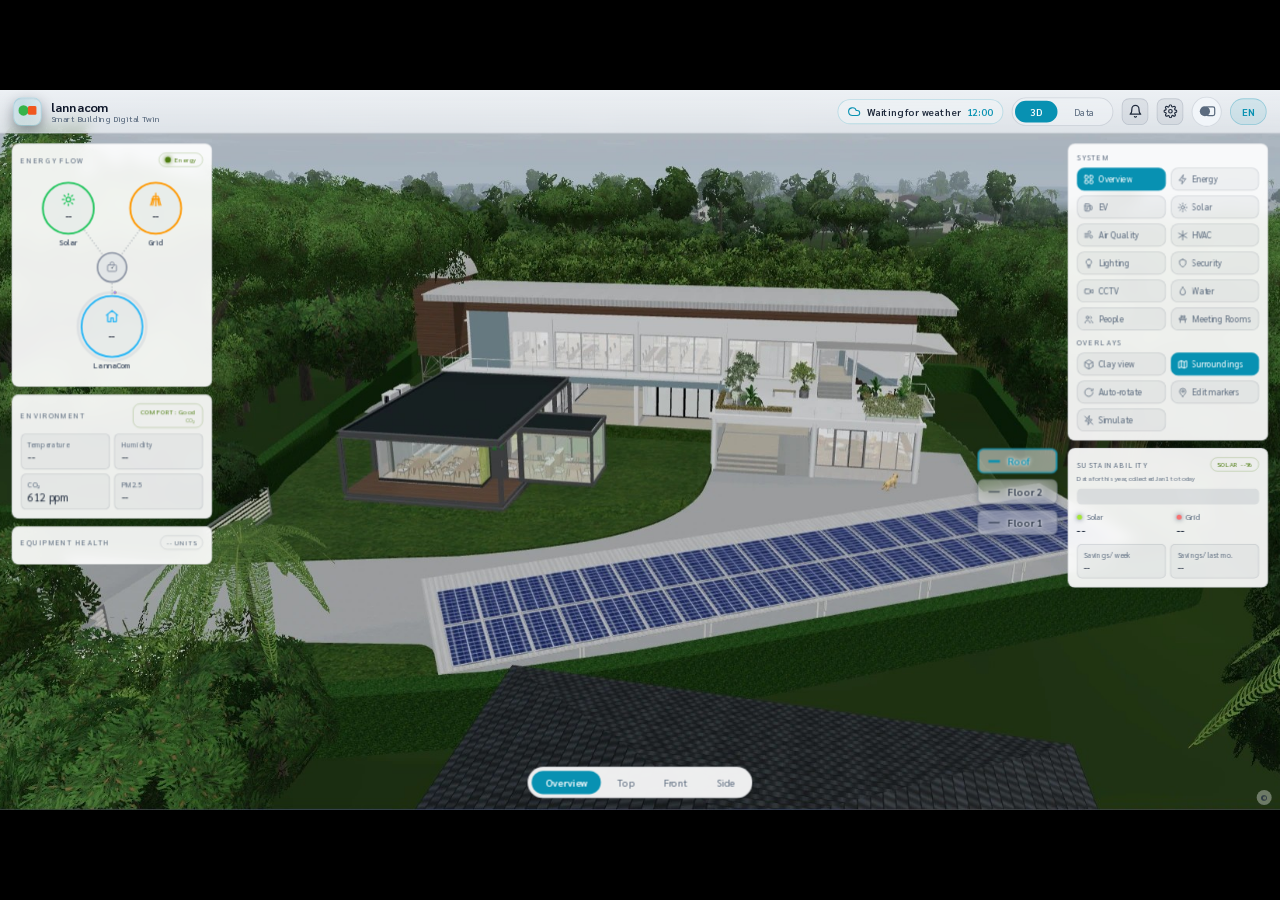
<file: index.html>
<!doctype html>
<!-- ไฟล์นี้คือแม่แบบ — showcase/index.html สร้างจากมันด้วย `node tools/build-showcase.js` (แทนที่ {{...}} ด้วยมาร์กอัปจริงของหน้า 3D ใน public/index.html) -->
<html lang="th" data-theme="light">
<head>
<meta charset="utf-8">
<meta name="viewport" content="width=device-width, initial-scale=1">
<title>Lannacom Live Showcase</title>
<meta name="robots" content="noindex">
<link href="https://fonts.googleapis.com/css2?family=Sarabun:wght@400;500;600;700&display=swap" rel="stylesheet">
<link rel="stylesheet" href="twin.css">
</head>
<body>
<div id="stage">
<header class="topbar">
  <!-- มือถือ: แตะโลโก้เพื่อเปิดแผงเมนูเลื่อนซ้าย (#panelDrawer) — บน desktop โลโก้เป็นแค่โลโก้เฉยๆ ดู syncPanelLocation/openDrawer ใน app.js -->
  <div class="brand" id="brandMenuBtn" role="button" tabindex="0" aria-label="Open menu" aria-expanded="false">
    <span class="brand-mark">
      <svg width="22" height="15" viewBox="0 0 46 30" aria-hidden="true">
        <circle cx="13" cy="13" r="13" fill="#36b34a"/>
        <rect x="24" y="2" width="22" height="22" rx="4" fill="#f0571f"/>
      </svg>
    </span>
    <div class="brand-text">
      <div class="brand-word">lannacom</div>
      <div class="brand-name">Smart Building Digital Twin</div>
    </div>
  </div>

  <div class="topbar-mid">
    <!-- มือถือเท่านั้น: ชิปย่อ % พลังงานสะอาด แตะแล้วเปิดแผงเมนูซ้ายตรงไปหัวข้อ SUSTAINABILITY เลย — ดู openPanelDrawerToSustain ใน app.js -->
    <button id="susTopbarChip" class="topbar-sus-chip" type="button" aria-label="Sustainability"><svg width="14" height="14" viewBox="0 0 24 24" fill="none" stroke="currentColor" stroke-width="2" stroke-linecap="round" stroke-linejoin="round" aria-hidden="true" style="vertical-align:-2px"><path d="M11 20A7 7 0 0 1 9.8 6.1C15.5 5 17 4.48 19 2c1 2 2 4.18 2 8 0 5.5-4.78 10-11 10Z"/><path d="M2 21c0-3 1.85-5.36 5.08-6C9.5 14.52 12 13 13 12"/></svg> <span id="susTopbarValue">--%</span></button>
    <!-- ปุ่มสภาพอากาศ (แทนนาฬิกาเดิม): ไอคอน + สภาพ + อุณหภูมิ + เวลา — กดเปิดแผง สด / จำลอง / ปิด (ดู section WEATHER ใน app.js) -->
    <div id="wxWidget" class="wx-widget">
      <button id="wxPill" class="wx-pill" type="button" aria-expanded="false" aria-controls="wxPanel"></button>
      <div id="wxPanel" class="wx-panel hidden" role="dialog"></div>
    </div>
    <div id="viewToggle" class="view-toggle">
      <button data-mode="3d" class="active">3D</button>
      <button data-mode="data">Data</button>
    </div>
    <div class="bell-wrap">
      <button id="alertsBtn" class="icon-btn" aria-label="View alerts" title="View alerts" data-i18n-title="topbar.alerts" aria-expanded="false">
        <svg class="hud-ic" viewBox="0 0 24 24" fill="none" stroke="currentColor" stroke-width="2" stroke-linecap="round" stroke-linejoin="round" aria-hidden="true"><path d="M18 8a6 6 0 1 0-12 0c0 7-3 9-3 9h18s-3-2-3-9"/><path d="M13.7 21a2 2 0 0 1-3.4 0"/></svg>
        <span class="menu-row-label" data-i18n="topbar.alerts">View alerts</span>
        <span class="icon-badge hidden" id="alertsBadge">0</span>
      </button>
      <div id="alertsDropdown" class="alerts-dropdown hidden">
        <div class="ad-head"><span data-i18n="alerts.title">ALERTS</span> <span id="alertsDdCount" class="ad-count">0</span></div>
        <div id="alertList" class="alert-list"></div>
      </div>
    </div>
    <div class="settings-wrap">
      <button id="settingsBtn" class="icon-btn" aria-label="Settings" title="Settings" data-i18n-title="topbar.settings" aria-expanded="false">
        <svg class="hud-ic" viewBox="0 0 24 24" fill="none" stroke="currentColor" stroke-width="2" stroke-linecap="round" stroke-linejoin="round" aria-hidden="true"><circle cx="12" cy="12" r="3"/><path d="M19.4 15a1.65 1.65 0 0 0 .33 1.82l.06.06a2 2 0 1 1-2.83 2.83l-.06-.06a1.65 1.65 0 0 0-1.82-.33 1.65 1.65 0 0 0-1 1.51V21a2 2 0 0 1-4 0v-.09A1.65 1.65 0 0 0 9 19.4a1.65 1.65 0 0 0-1.82.33l-.06.06a2 2 0 1 1-2.83-2.83l.06-.06a1.65 1.65 0 0 0 .33-1.82 1.65 1.65 0 0 0-1.51-1H3a2 2 0 0 1 0-4h.09A1.65 1.65 0 0 0 4.6 9a1.65 1.65 0 0 0-.33-1.82l-.06-.06a2 2 0 1 1 2.83-2.83l.06.06a1.65 1.65 0 0 0 1.82.33H9a1.65 1.65 0 0 0 1-1.51V3a2 2 0 0 1 4 0v.09a1.65 1.65 0 0 0 1 1.51 1.65 1.65 0 0 0 1.82-.33l.06-.06a2 2 0 1 1 2.83 2.83l-.06.06a1.65 1.65 0 0 0-.33 1.82V9a1.65 1.65 0 0 0 1.51 1H21a2 2 0 0 1 0 4h-.09a1.65 1.65 0 0 0-1.51 1z"/></svg>
        <span class="menu-row-label" data-i18n="topbar.settings">Settings</span>
      </button>
    </div>
    <div class="chat-toggle-wrap">
      <button id="chatToggleBtn" class="chat-toggle-btn" type="button" aria-label="Digital Twin Assistant" title="Digital Twin Assistant" data-i18n-title="chat.tooltip">
        <svg width="21" height="21" viewBox="0 0 24 24" fill="none" aria-hidden="true"><circle cx="9" cy="12" r="7" fill="currentColor"/><rect x="10.5" y="6" width="12" height="12" rx="2.5" stroke="currentColor" stroke-width="1.8" fill="none"/></svg>
        <span class="menu-row-label" data-i18n="chat.tooltip">Digital Twin Assistant</span>
        <span id="chatBadge" class="chat-badge hidden"><span class="chat-badge-ring"></span></span>
      </button>
    </div>
    <button id="langBtn" class="lang-btn" type="button" title="Switch language" aria-label="Switch language">EN</button>
    <!-- มือถือเท่านั้น: ปุ่ม ☰ เปิดแผงเมนูขวา (#utilityDrawer) รวมกระดิ่ง/เกียร์/แชท/ภาษา — ดู syncUtilityLocation ใน app.js -->
    <button id="utilityMenuBtn" class="icon-btn utility-menu-btn" type="button" aria-label="Open menu" aria-expanded="false">
      <svg class="hud-ic" viewBox="0 0 24 24" fill="none" stroke="currentColor" stroke-width="2" stroke-linecap="round" stroke-linejoin="round" aria-hidden="true"><line x1="3" y1="6" x2="21" y2="6"/><line x1="3" y1="12" x2="21" y2="12"/><line x1="3" y1="18" x2="21" y2="18"/></svg>
    </button>
  </div>
</header>
<div id="appBody">
<div id="appMain">
<main id="viewport">
  <div id="levelList" class="level-float"></div>
</main>
<aside class="panel-col left">
  <section class="panel">
    <div class="panel-head">
      <span class="panel-title" id="efPanelTitle">CARBON FOOTPRINT</span>
      <button type="button" class="pill mode-toggle carbon" id="efModeBtn" title="Switch between energy and carbon view">
        <span class="dot" id="efModeDot" style="background:var(--cyan)"></span><span id="efModeText">Carbon</span>
      </button>
    </div>
    <div class="energy-flow" id="energyFlowWrap">
      <div class="energy-donut" id="energyDonut"></div>
      <div class="kv mono" id="energyRows"></div>
    </div>
    <div class="today-consume">
      <div class="tc-title" id="tcTitle">TODAY CARBON</div>
      <div class="tc-bar" id="tcBar"></div>
      <div class="tc-legend" id="tcLegend"></div>
    </div>
  </section>

  <section class="panel">
    <div class="panel-head">
      <span class="panel-title" data-i18n="panel.environment">ENVIRONMENT</span>
      <span class="pill good clickable" id="comfortPill">COMFORT: --%</span>
    </div>
    <div class="grid2" id="envGrid"></div>
  </section>

  <section class="panel">
    <div class="panel-head">
      <span class="panel-title" data-i18n="panel.equipmentHealth">EQUIPMENT HEALTH</span>
      <span class="pill" id="eqTotal">-- UNITS</span>
    </div>
    <div class="eq-grid" id="eqHealth"></div>
  </section>
</aside>
<aside class="panel-col right">
  <section class="panel" id="systemPanel">
    <div class="panel-head">
      <span class="panel-head-left"><span class="panel-title" data-i18n="panel.system">SYSTEM</span></span>
    </div>
    <div class="panel-body">
      <div class="chips" id="categoryChips"></div>
      <div class="panel-head" style="margin-top:10px"><span class="panel-title" data-i18n="panel.overlays">OVERLAYS</span></div>
      <div class="chips" id="overlayChips">
        <button class="chip chip-icon" id="clayBtn" data-i18n-title="chip.clayTip">
          <svg class="chip-ic" viewBox="0 0 24 24" fill="none" stroke="currentColor" stroke-width="2" stroke-linecap="round" stroke-linejoin="round" aria-hidden="true"><path d="M21 16V8a2 2 0 0 0-1-1.73l-7-4a2 2 0 0 0-2 0l-7 4A2 2 0 0 0 3 8v8a2 2 0 0 0 1 1.73l7 4a2 2 0 0 0 2 0l7-4A2 2 0 0 0 21 16z"/><path d="M3.3 7 12 12l8.7-5"/><path d="M12 22V12"/></svg><span data-i18n="chip.clay">Clay view</span>
        </button>
        <button class="chip chip-icon" id="siteCtxBtn" data-i18n-title="chip.siteCtxTip">
          <svg class="chip-ic" viewBox="0 0 24 24" fill="none" stroke="currentColor" stroke-width="2" stroke-linecap="round" stroke-linejoin="round" aria-hidden="true"><path d="M9 4 3 6v14l6-2 6 2 6-2V4l-6 2-6-2z"/><path d="M9 4v14M15 6v14"/></svg><span data-i18n="chip.siteCtx">Surroundings</span>
        </button>
        <button class="chip chip-icon" id="fogBtn" data-i18n-title="chip.fogTip">
          <svg class="chip-ic" viewBox="0 0 24 24" fill="none" stroke="currentColor" stroke-width="2" stroke-linecap="round" stroke-linejoin="round" aria-hidden="true"><path d="M17.5 10a5.5 5.5 0 0 0-10.7-1.5A4.5 4.5 0 0 0 7 17h10.5a3.5 3.5 0 0 0 0-7z" transform="translate(0 -3)"/><path d="M4 20h16M7 23h10" transform="translate(0 -2)"/></svg><span data-i18n="chip.fog">Fog</span>
        </button>
        <button class="chip chip-icon" id="autoRotateBtn">
          <svg class="chip-ic" viewBox="0 0 24 24" fill="none" stroke="currentColor" stroke-width="2" stroke-linecap="round" stroke-linejoin="round" aria-hidden="true"><path d="M21 12a9 9 0 1 1-3-6.7"/><path d="M21 4v4h-4"/></svg><span data-i18n="chip.autorotate">Auto-rotate</span>
        </button>
        <button class="chip chip-icon" id="deviceEditBtn" title="Add and move equipment location markers. Locked when off.">
          <svg class="chip-ic" viewBox="0 0 24 24" fill="none" stroke="currentColor" stroke-width="2" stroke-linecap="round" stroke-linejoin="round" aria-hidden="true"><path d="M12 21s7-6.3 7-11a7 7 0 1 0-14 0c0 4.7 7 11 7 11z"/><circle cx="12" cy="9.5" r="2.5"/></svg><span data-i18n="chip.editMarkers">Edit markers</span>
        </button>
        <button class="chip chip-icon" id="powerSimBtn" title="Simulate a power outage at LC-Main or the PoE switch going down, and see what is affected">
          <svg class="chip-ic" viewBox="0 0 24 24" fill="none" stroke="currentColor" stroke-width="2" stroke-linecap="round" stroke-linejoin="round" aria-hidden="true"><path d="M13 2 4 14h7l-1 8 9-12h-7l1-8z"/><line x1="3" y1="3" x2="21" y2="21"/></svg><span data-i18n="chip.powerSim">Simulate</span>
        </button>
      </div>
    </div>
  </section>

  <section class="panel" id="sustainPanel">
    <div class="panel-head">
      <span class="panel-head-left">
        <span class="panel-title" data-i18n="panel.sustainability">SUSTAINABILITY</span>
        <span class="pill good" id="susBadge">SOLAR --%</span>
      </span>
    </div>
    <div class="panel-body">
      <div class="sus-subtitle" id="susSubtitle"></div>
      <div class="tc-bar" id="susBar"></div>
      <div class="tc-legend" id="susLegend"></div>
      <div class="grid2 sus-grid" id="susGrid" style="margin-top:10px"></div>
    </div>
  </section>
</aside>
<nav class="viewbar">
  <button data-view="overview" class="active" data-i18n="view.overview">Overview</button>
  <button data-view="top" data-i18n="view.top">Top</button>
  <button data-view="front" data-i18n="view.front">Front</button>
  <button data-view="side" data-i18n="view.side">Side</button>
</nav>
<div id="scStale" class="sc-hidden"></div>
<div id="scCredit" title="© OpenStreetMap contributors (ODbL) · Microsoft building footprints (ODbL) · ESA WorldCover 2021 (CC BY 4.0)"><b>©</b><span>OpenStreetMap contributors (ODbL) · Microsoft building footprints (ODbL) · ESA WorldCover 2021 (CC BY 4.0)</span></div>
</div>
</div>
</div>
<script src="config.js"></script>
<script src="twin-ui.js"></script>
<script src="showcase.js"></script>
</body>
</html>
</file>
<file: twin.css>
/* ยกจาก public/style.css ของ Digital Twin ทั้งไฟล์ (สร้างโดย tools/build-showcase.js) */
/* ============ Lannacom 3D Digital Twin — dark instrument theme ============ */
:root {
  /* ธีมสี (ผู้ใช้ 2026-10-02: มืด / สว่าง / ตามเวลา) — ค่าตรงนี้คือธีมมืด (ค่าตั้งต้น); js/theme-fx.js ผสมเป็นธีมสว่างด้วยตัวแปรเดียวกัน (ตาราง THEME_TOKENS ต้องตรงกัน)
     ช่องสี --xxx-rgb ใช้ในรูป rgba(var(--ink-rgb), .08) แทนค่า rgba คงที่ · พื้นผิวเข้ม 3 ระดับ --s0/--s1/--s2-rgb */
  --ink-rgb: 148,163,184; --cyan-rgb: 69,214,232; --red-rgb: 248,113,113; --green-rgb: 163,230,53; --green2-rgb: 74,222,128;
  --teal-rgb: 52,211,153; --amber-rgb: 251,191,36; --hi-rgb: 255,255,255; --fg-rgb: 226,238,247; --shadow-rgb: 0,0,0;
  --s0-rgb: 8,12,19; --s1-rgb: 12,19,28; --s2-rgb: 17,26,38;
  --text-strong: #ffffff; --text-dim: #a7b4c4; --on-accent: #06141a; --surface-solid: #0d1420;
  color-scheme: dark;
  --bg: #070b11;
  --panel: rgba(var(--s1-rgb), 0.88);
  --panel-line: rgba(94, 234, 212, 0.10);
  --line: rgba(var(--ink-rgb), 0.14);
  --text: #dbe7f3;
  --muted: #8494a8;   /* ยกคอนทราสต์ตัวอักษรรองให้ผ่าน WCAG AA บนพื้นเข้ม */
  --cyan: #45d6e8;
  --cyan-soft: rgba(var(--cyan-rgb), 0.16);
  --green: #a3e635;
  --amber: #fbbf24;
  --red: #f87171;
  --font: "Sarabun", system-ui, sans-serif;   /* Sarabun รองรับทั้งไทย+อังกฤษ (IBM Plex Sans เดิมไม่มีอักษรไทย → ไทยไปใช้ฟอนต์เครื่องแต่ละเครื่อง หน้าตาไม่เหมือนกัน) */
  --mono: "Sarabun", system-ui, sans-serif;   /* ผู้ใช้ขอให้ตัวเลขเป็น Sarabun ด้วย (ทั้งระบบฟอนต์เดียว) — ตัวเลขของ Sarabun กว้างเท่ากันทุกตัวอยู่แล้ว (tabular โดยปริยาย) ค่าสดจึงยังตรงหลัก ไม่ขยับไปมา */
  /* โทนเฉพาะของ chat widget (จาก Claude Design handoff) — ใกล้เคียงกับ token ด้านบนแต่ไม่เท่ากันเป๊ะ เก็บแยกไว้กันสีเพี้ยน */
  --chat-panel-bg: #121a26;
  --chat-card-bg: #1b232e;
  --chat-amber: #efb723;
  --chat-red: #f2726f;

  /* ════ DESIGN TOKENS — สเกลตัวอักษร/ระยะ/สีสถานะ ที่ทุกส่วนควรหยิบใช้ (แทนการตั้ง px เองทีละจุด) ════
     ขนาดตัวอักษร: เดิมมีกระจัดกระจาย 31 ขนาด (9–12.5px ปนกันครึ่งพิกเซล) → ยุบเหลือ 6 ขั้นนี้
     ภาษาไทยใช้ขั้นที่ใหญ่กว่า (ดู html:lang(th) ด้านล่าง) เพราะ Sarabun ตัวไทยหัวเล็ก + มีสระบน/ล่าง อ่านยากกว่าอังกฤษที่ px เท่ากัน */
  --fs-3xs: 9px;
  --fs-2xs: 10px;
  --fs-xs: 11px;
  --fs-sm: 12px;
  --fs-md: 13px;
  --fs-lg: 15px;
  --track-caps: 1px;   /* ระยะห่างตัวอักษรของหัวข้อตัวพิมพ์ใหญ่ภาษาอังกฤษ — ภาษาไทยเป็น 0 เสมอ */
  --sp-1: 4px; --sp-2: 8px; --sp-3: 12px; --sp-4: 16px; --sp-5: 24px;
  --radius-sm: 8px; --radius-md: 12px;
  /* สีสถานะ — ใช้บอก "ดี/เตือน/แย่" เท่านั้น ตัวเลข KPI ทั่วไปใช้ --text ไม่ใส่สี (สีเยอะแต่ไม่มีความหมาย = ดูรก) */
  --ok: var(--green);
  --warn: var(--amber);
  --crit: var(--red);
  --accent-ui: var(--cyan);   /* สีหลักของ UI (ปุ่ม active, ลิงก์, โฟกัส) — มีสีเดียว */
}

/* ════ รองรับภาษาไทย ════
   1) ห้ามยืดช่องไฟ (letter-spacing) กับภาษาไทย — สระ/วรรณยุกต์หลุดจากพยัญชนะ อ่านเป็น "ส ภ า พ แ ว ด ล้ อ ม"
      สไตล์หัวข้อตัวพิมพ์ใหญ่ห่างๆ ใช้ได้กับอังกฤษเท่านั้น (ไทยไม่มีตัวพิมพ์ใหญ่อยู่แล้ว)
   2) ขยายสเกลตัวอักษรขั้นเล็กขึ้น ~1px — ตัวไทย 10px บนแผงที่ถูก scale 0.86 เหลือ ~8.6px อ่านแทบไม่ออก
   ผูกกับ <html lang> ที่ setLang() ตั้งให้ทุกครั้งที่สลับภาษา (ดู app.js) */
html:lang(th) {
  --fs-3xs: 10px;
  --fs-2xs: 11px;
  --fs-xs: 12px;
  --fs-sm: 12.5px;
  --fs-md: 13.5px;
  --fs-lg: 15.5px;
  --track-caps: 0;
}
html:lang(th) *, html:lang(th) *::before, html:lang(th) *::after { letter-spacing: 0 !important; }

* { box-sizing: border-box; margin: 0; padding: 0; }

/* ซ่อนแถบเลื่อนทุกที่ทั้งแอป — เลื่อนด้วยเมาส์/ทัชแพด/สัมผัสได้ปกติ แค่ไม่โชว์แถบ (กัน scrollbar ปุ่มลูกศรแบบ native ของ Windows โผล่ในโมดัล/พาแนลที่ไม่ได้ตั้งค่าไว้เฉพาะ) */
* { scrollbar-width: none; -ms-overflow-style: none; }
*::-webkit-scrollbar { width: 0; height: 0; display: none; }

html, body { height: 100%; overflow: hidden; }

body {
  background: var(--bg);
  color: var(--text);
  font-family: var(--font);
  font-size: var(--fs-md);
}

.mono { font-family: var(--mono); }
/* ปุ่ม/ช่องกรอกของ browser ไม่รับฟอนต์จาก body เอง (ค่าเริ่มต้นเป็น Arial/ฟอนต์ระบบ) — บังคับให้เป็น Sarabun ทั้งระบบ */
button, input, select, textarea { font-family: var(--font); }
/* ปุ่ม/สเกล "100 km" ของแผนที่ MapLibre (หน้า EV) — maplibre-gl.css ตั้งฟอนต์ Helvetica เอง (ป้ายชื่อบนตัวแผนที่วาดจาก glyph ของผู้ให้บริการแผนที่ เปลี่ยนจากตรงนี้ไม่ได้) */
.maplibregl-map { font-family: var(--font); }
.hidden { display: none !important; }
.ok { color: var(--green); }
.bad { color: var(--red); }

/* ============ Top bar ============ */
.topbar {
  position: fixed; inset: 0 0 auto 0; height: 52px; z-index: 30;
  display: flex; align-items: center; justify-content: space-between;
  padding: 0 16px;
  background: linear-gradient(180deg, rgba(var(--s0-rgb),0.95), rgba(var(--s0-rgb),0.75));
  border-bottom: 1px solid var(--line);
  backdrop-filter: blur(8px);
}
.brand { display: flex; align-items: center; gap: 11px; }
/* โลโก้ lannacom (วงกลมเขียว + สี่เหลี่ยมส้ม) ในกรอบมน พื้น gradient — ชุดเดียวกับหน้า login */
.brand-mark {
  width: 34px; height: 34px; flex: none; display: grid; place-items: center; border-radius: 10px;
  background: radial-gradient(130% 130% at 30% 18%, rgba(var(--cyan-rgb),0.16), rgba(var(--s0-rgb),0.55));
  border: 1px solid rgba(var(--cyan-rgb),0.20);
  box-shadow: inset 0 1px 0 rgba(var(--hi-rgb),0.07), 0 6px 16px rgba(var(--shadow-rgb),0.4);
}
.brand-mark svg { display: block; }
.brand-text { display: flex; flex-direction: column; gap: 2px; line-height: 1; }
.brand-word { font-weight: 700; font-size: var(--fs-lg); letter-spacing: -0.3px; color: var(--text-strong); }
.brand-eyebrow { font-size: var(--fs-3xs); letter-spacing: 2px; color: var(--cyan); }
.brand-name { font-weight: 500; font-size: var(--fs-2xs); letter-spacing: .3px; color: var(--muted); }
.topbar-mid { display: flex; align-items: center; gap: 10px; color: var(--muted); }

.hud-dot { width: 7px; height: 7px; border-radius: 50%; background: var(--muted); box-shadow: 0 0 7px currentColor; flex: none; }
.hud-dot.live-pulse { animation: livePulse 2s ease-in-out infinite; }

.hud-item { display: inline-flex; align-items: center; gap: 6px; }
.hud-item b { font-weight: 600; font-variant-numeric: tabular-nums; }
.hud-ic { width: 14px; height: 14px; flex: none; color: var(--muted); }
.hud-lbl { color: var(--muted); }
.hud-sep { color: rgba(var(--ink-rgb),0.35); }

/* ── ชิปย่อ % พลังงานสะอาด บน topbar (มือถือเท่านั้น) — แตะเปิดแผงเมนูซ้ายไปหัวข้อ SUSTAINABILITY เลย ── */
.topbar-sus-chip { display: none; }
@media (max-width: 720px) {
  .topbar-sus-chip {
    display: inline-flex; align-items: center; gap: 4px; flex: none;
    padding: 5px 10px; border-radius: 999px; cursor: pointer;
    background: rgba(var(--green-rgb),0.08); border: 1px solid rgba(var(--green-rgb),0.3);
    color: var(--green); font-family: var(--font); font-size: var(--fs-xs); font-weight: 600;
  }
}

/* ── สถานะข้อมูลสดบนป้าย ENERGY FLOW: LIVE (เขียวเต้น) / DEMO (เหลือง) / OFFLINE (แดง) ── */
.dot.bad-bg { background: var(--red); }
.dot.warn-bg { background: var(--amber); }
.pill.stale { color: var(--red); border-color: rgba(var(--red-rgb), 0.4); }
.pill.live .dot.ok-bg { animation: livePulse 2s ease-in-out infinite; }
@keyframes livePulse { 0%,100% { opacity: 1; } 50% { opacity: .35; } }

/* ── แบนเนอร์เตือน "ข้อมูลจำลอง" ตอน Home Assistant ออฟไลน์ ── */
.mock-banner {
  display: flex; align-items: center; justify-content: center; gap: 10px;
  padding: 9px 16px; font-size: var(--fs-md); color: #2a1a02;
  background: linear-gradient(180deg, #fcd34d, #fbbf24);
  border-bottom: 1px solid rgba(var(--shadow-rgb), 0.18);
  box-shadow: 0 4px 16px rgba(var(--amber-rgb), 0.18);
}
.mock-banner.hidden { display: none; }
/* ป้ายเตือนระบบลอยใต้แถบบน — เดิมอยู่ในลำดับปกติของหน้า แถบบน (position: fixed, z 30) เลยทับมิด ไม่มีใครเห็น */
#mockBanner { position: fixed; top: 52px; left: 0; right: 0; z-index: 31; text-align: center; line-height: 1.45; padding-right: 44px; }
.mock-banner-close {
  position: absolute; right: 10px; top: 50%; transform: translateY(-50%); width: 26px; height: 26px; border-radius: 7px;
  border: 0; background: rgba(var(--shadow-rgb),0.1); color: #2a1a02; font: inherit; font-size: 13px; cursor: pointer;
}
.mock-banner-close:hover { background: rgba(var(--shadow-rgb),0.2); }
body.has-sys-banner .panel-col { top: calc(64px + var(--sys-banner-h, 0px)); }
.mock-banner svg { width: 18px; height: 18px; flex: none; }
.mock-banner b { font-weight: 700; }

/* ── ปุ่มไอคอนกลม (แจ้งเตือน) + badge ── */
.icon-btn {
  position: relative; width: 32px; height: 32px; flex: none; cursor: pointer;
  display: grid; place-items: center; border-radius: 9px; color: var(--text);
  background: rgba(var(--ink-rgb),0.08); border: 1px solid var(--line);
  transition: color .15s, border-color .15s, background .15s;
}
.icon-btn:hover { color: var(--cyan); border-color: rgba(var(--cyan-rgb),0.4); }
.icon-btn .hud-ic { width: 17px; height: 17px; color: inherit; }
.icon-badge {
  position: absolute; top: -5px; right: -5px; min-width: 16px; height: 16px; padding: 0 3px;
  border-radius: 999px; background: var(--red); color: #2a0a0a;
  font-size: var(--fs-2xs); font-weight: 700; line-height: 16px; text-align: center;
}

.dot {
  width: 8px; height: 8px; border-radius: 50%;
  background: var(--amber); display: inline-block;
  box-shadow: 0 0 8px currentColor;
}
.dot.ok-bg, .ok-bg { background: var(--green); }

/* ============ พื้นที่หลัก (3D/Data + panel รอบข้าง) แบ่งกับแชทจริงด้วย flex — ไม่ใช่ลอยทับ ============ */
/* #appBody ครองพื้นที่ใต้ topbar ทั้งหมด, #appMain หด/ยืดเองเมื่อ .chat-panel เปิด/ปิด (flex:1 บน sibling ที่กว้างคงที่) */
/* top:0 (ไม่ใช่ 52px) ตั้งใจ — #viewport เดิมเป็น position:fixed;inset:0 เต็มจอมาตลอด (ทับใต้ topbar ที่ z-index สูงกว่า)
   ให้ #appMain ครองพื้นที่แบบเดียวกันเป๊ะ พิกัด X/Y ที่ math ยิง raycaster/โปรเจกต์ label ใช้ innerWidth/innerHeight
   จะยังตรงเหมือนเดิม (มีแค่ความกว้างที่เปลี่ยนตอนแชทเปิด — ดู resizeThree() + จุดที่แก้เป็น canvas.clientWidth ใน app.js) */
#appBody { position: fixed; top: 0; left: 0; right: 0; bottom: 0; display: flex; }
#appMain { position: relative; flex: 1; min-width: 0; height: 100%; overflow: hidden; }

/* ============ Viewport ============ */
/* เดิม position:fixed เทียบกับ window ทั้งจอ — ย้ายมาเป็น absolute เทียบกับ #appMain เพื่อให้หดตามจริงตอนแชทเปิด */
#viewport { position: absolute; inset: 0; }
#three-canvas { width: 100%; height: 100%; display: block; }
#labels { position: absolute; inset: 0; pointer-events: none; overflow: hidden; }

/* sensor label pinned to 3D position */
.s-label {
  pointer-events: auto; cursor: pointer;
  background: rgba(var(--s0-rgb), 0.92);
  border: 1px solid var(--panel-line);
  border-left: 2px solid var(--cyan);
  border-radius: 5px;
  padding: 4px 8px;
  font-size: var(--fs-xs); line-height: 1.35;
  white-space: nowrap;
  transform: translate(-50%, -110%);
  box-shadow: 0 2px 12px rgba(var(--shadow-rgb),0.5);
}
.s-label .s-name { color: var(--text); font-weight: 600; }
.s-label .s-val { font-family: var(--mono); color: var(--cyan); }
.s-label.cat-energy   { border-left-color: var(--amber); }
.s-label.cat-energy .s-val { color: var(--amber); }
.s-label.cat-security { border-left-color: var(--red); }
.s-label.cat-security .s-val { color: var(--red); }
.s-label.cat-occupancy { border-left-color: #c084fc; }
.s-label.cat-occupancy .s-val { color: #c084fc; }
.s-label.cat-water { border-left-color: #60a5fa; }
.s-label.cat-water .s-val { color: #60a5fa; }
.s-label.cat-lighting { border-left-color: var(--amber); }
.s-label.cat-lighting .s-val { color: var(--amber); }

/* loader */
#loader {
  position: absolute; inset: 0; display: grid; place-content: center;
  gap: 10px; text-align: center; background: var(--bg); z-index: 20;
}
.loader-title { color: var(--muted); letter-spacing: 1px; font-size: var(--fs-sm); }
.loader-bar {
  width: 260px; height: 4px; border-radius: 2px;
  background: rgba(var(--ink-rgb),0.15); overflow: hidden;
}
#loaderFill { height: 100%; width: 0%; background: var(--cyan); transition: width 0.2s; }
#loaderPct { color: var(--cyan); font-size: var(--fs-sm); }

.place-hint {
  position: absolute; top: 64px; left: 50%; transform: translateX(-50%);
  background: var(--cyan-soft); border: 1px solid var(--cyan);
  color: var(--cyan); padding: 6px 14px; border-radius: 999px;
  font-size: var(--fs-sm); z-index: 25;
}

/* ============ Side panels ============ */
.panel-col {
  --pscale: 0.86;   /* ย่อทั้งคอลัมน์ — ถ้าเปลี่ยนเลขนี้ ต้องเปลี่ยนตัวหารใน height ให้ตรงกันด้วย */
  /* #appMain มี origin เดียวกับ window เดิม (ดูคอมเมนต์ #appBody ด้านบน) ค่า top จึงคงเดิมเป๊ะ แค่ fixed→absolute */
  position: absolute; top: 64px; bottom: auto; width: 280px; z-index: 20;
  /* -118px = -78 (top 64 + bottom margin 14 เดิม) - 40 (เผื่อที่ให้ .viewbar ปุ่ม Overview/Top/Front/Side ที่ลอยกึ่งกลางด้านล่าง
     กันจอเตี้ยเช่น iPhone SE คอลัมน์ยาวจนแถวล่างสุดโดน viewbar ทับ) */
  height: calc((100vh - 118px) / 0.86);
  display: flex; flex-direction: column; gap: 10px;
  /* จอเตี้ย (เช่น iPhone SE 375×667) เนื้อหา SYSTEM+SUSTAINABILITY รวมกันสูงกว่าที่ overflow:hidden เดิมกะไว้
     ทำให้แถวล่างสุด (Net CO2 / Trees) โดนตัดหายไปเงียบๆ — เปิด scroll แนวตั้งไว้เป็นทางออก ไม่กระทบจอที่พอดีอยู่แล้วเพราะ auto */
  overflow-y: auto; overflow-x: hidden; scrollbar-width: none;   /* ไม่มี scrollbar ของคอลัมน์ */
}
.panel-col::-webkit-scrollbar { width: 0; height: 0; display: none; }
.panel-col.left  { left: 14px;  transform: scale(var(--pscale)); transform-origin: top left; }
.panel-col.right { right: 14px; transform: scale(var(--pscale)); transform-origin: top right; }
/* มือถือ: #systemPanel/#sustainPanel ถูกย้ายไปแผงเมนูซ้ายแล้ว (ดู syncPanelLocation ใน app.js) เหลือกล่องเปล่า
   ต้องซ่อนไปเลยกันไปบังพื้นที่แตะโมเดล 3D ทั้งที่มองไม่เห็นอะไร */
.panel-col.right.drawer-active { display: none; }

/* แผงที่ให้ยืดเต็มพื้นที่ที่เหลือ (ALERTS ซ้าย / TWIN POINTS ขวา) → ก้นแผงชนขอบล่างเท่ากันทั้งสองฝั่ง */
.panel.grow { flex: 1 1 auto; min-height: 0; display: flex; flex-direction: column; }
.panel.grow .entity-list,
.panel.grow .alert-list {
  flex: 1 1 auto; min-height: 0; max-height: none; overflow-y: auto;
  scrollbar-width: none;   /* รายการเลื่อนได้แต่ซ่อนแถบ */
}
.panel.grow .entity-list::-webkit-scrollbar,
.panel.grow .alert-list::-webkit-scrollbar { width: 0; height: 0; display: none; }

.panel {
  background: var(--panel);
  border: 1px solid var(--line);
  border-radius: 10px;
  padding: 12px;
  backdrop-filter: blur(10px);
  flex-shrink: 0;
}
.panel-head {
  display: flex; align-items: center; justify-content: space-between;
  margin-bottom: 8px;
}
.panel-title { font-size: var(--fs-2xs); letter-spacing: 2px; color: var(--muted); }

.panel-head-left { display: flex; align-items: center; gap: 8px; min-width: 0; }
/* desktop/laptop เท่านั้น (.panel-col.right คือตำแหน่งเดิมของแผงตอนไม่ใช่มือถือ ดู syncPanelLocation ใน app.js):
   ดันป้าย "AVOIDED 10%" ไปชิดขวาสุดของหัวการ์ด SUSTAINABILITY แทนที่จะอยู่ติดกับ title — ไม่แตะ .panel-drawer-body
   (มือถือ) เพราะที่นั่นตั้งใจให้ป้ายตกบรรทัดใหม่แทนถ้ายาวเกิน ไม่ใช่ดันไปขวา */
.panel-col.right .panel-head-left { flex: 1; }
.panel-col.right #susBadge { margin-left: auto; }

.pill {
  font-size: var(--fs-3xs); letter-spacing: 1px; padding: 3px 8px; border-radius: 999px;
  border: 1px solid var(--line); color: var(--muted);
  display: inline-flex; align-items: center; gap: 5px;
}
.pill.live { color: var(--green); border-color: rgba(var(--green-rgb),0.3); }
.pill.good { color: var(--green); border-color: rgba(var(--green-rgb),0.3); }
.pill.warn { color: var(--amber); border-color: rgba(var(--amber-rgb),0.3); }
.pill.mid { color: #fb923c; border-color: rgba(251,146,60,0.3); }
.pill.bad { color: var(--red); border-color: rgba(var(--red-rgb),0.4); }
.pill.clickable { cursor: pointer; transition: background .15s; }
.pill.clickable:hover { background: rgba(var(--ink-rgb),0.10); }

/* ป้าย COMFORT: มีบรรทัดย่อยบอกตัวการ (เช่น "PM2.5") ต่อท้ายได้ — ทำเป็น 2 แถวในชิปเดียว
   กันข้อความยาวไปตัดคำมั่วภายในทรง pill กลมรี (ดู renderPanels ที่สร้าง .pc-main/.pc-culprit) */
.pill.comfort-pill {
  flex-direction: column; align-items: flex-end; gap: 1px;
  padding: 4px 10px; border-radius: 10px; text-align: right;
  min-width: 0; max-width: 200px;
}
.pill.comfort-pill .pc-main { white-space: nowrap; }
.pill.comfort-pill .pc-culprit {
  font-size: 8px; font-weight: 400; letter-spacing: .3px; opacity: .62;
  overflow-wrap: anywhere;
}

.pill.mode-toggle {
  background: none; font-family: inherit; cursor: pointer;
  transition: background .15s, color .15s, border-color .15s;
}
.pill.mode-toggle:hover { background: rgba(var(--ink-rgb),0.10); }
.pill.mode-toggle.carbon { color: var(--cyan); border-color: rgba(var(--cyan-rgb),0.3); }

/* ENERGY FLOW: โดนัทสรุปทางซ้าย + แถวค่าทางขวา (โหมด carbon ของ panel นี้ — ค่าเดิม) */
.energy-flow { display: flex; align-items: center; gap: 14px; }
.energy-donut { flex: none; width: 84px; height: 84px; }
.energy-donut svg { display: block; width: 100%; height: 100%; }
.energy-flow .kv { flex: 1; min-width: 0; }
/* โหมด energy: ไดอะแกรมการไหลพลังงาน 4 โหนด (energyFlowDiagramSVG) กว้างเต็ม panel แทนโดนัทเล็ก+รายการข้าง — energyRows ว่างเปล่าอยู่แล้วตอนนี้ (ดู renderPanels) แต่ซ่อนไว้กันช่องว่างค้าง */
.energy-flow.efd-diagram { display: block; }
.energy-flow.efd-diagram .energy-donut { width: 100%; height: auto; }
.energy-flow.efd-diagram .kv { display: none; }
/* บล็อก TODAY CONSUMPTION เดิม (ใช้ sibling selector เพราะเป็น .today-consume คนละ div ถัดจาก .energy-flow ไม่ใช่ลูก) ซ้ำกับข้อมูลในไดอะแกรมแล้ว — โหมด carbon ยังใช้บล็อกนี้อยู่ (renderCarbonOffsetBar) จึงซ่อนเฉพาะตอนมี .efd-diagram */
.energy-flow.efd-diagram + .today-consume { display: none; }

/* TODAY CONSUMPTION: แถบสัดส่วน โซลาร์ vs กริด วันนี้ */
.today-consume { margin-top: 12px; }
.tc-title { font-size: var(--fs-2xs); letter-spacing: 2px; color: var(--muted); margin-bottom: 6px; }
.tc-bar {
  display: flex; height: 22px; border-radius: 6px; overflow: hidden;
  background: rgba(var(--ink-rgb),0.12);
}
.tc-bar .seg {
  display: flex; align-items: center; justify-content: center;
  font: 700 11px var(--mono); color: var(--on-accent); white-space: nowrap;
  overflow: hidden; transition: width 0.5s ease;
}
.tc-bar .seg.solar { background: #a3e635; }
.tc-bar .seg.grid  { background: #f87171; }
.tc-bar .seg.empty { width: 100%; color: var(--muted); font-weight: 500; background: none; }
/* flex-wrap + item ยืด/หด ได้ (min-width:0) — คอลัมน์แคบตอนจอ ≤1100px เดิมค่า .lv (nowrap) ล้นออกนอกแผงแล้วโดนตัดเงียบๆ
   (panel-col เป็น overflow-x:hidden) ตอนนี้ item ที่สองตกไปแถวใหม่แทนถ้าไม่พอที่ */
.tc-legend { display: flex; flex-wrap: wrap; gap: 8px 18px; margin-top: 8px; font-size: var(--fs-xs); }
.tc-legend .item { display: flex; align-items: center; gap: 6px; flex: 1 1 100px; min-width: 0; }
.tc-legend .dot { width: 7px; height: 7px; border-radius: 50%; flex: none; }
/* label กับ "(วันนี้)" แยกคนละบรรทัด กันคำแตกกลางวงเล็บตอนช่องแคบ (เช่น "(วัน" ขึ้นบรรทัดใหม่ตัด "นี้)") */
.tc-legend .lk-col { display: flex; flex-direction: column; line-height: 1.25; white-space: nowrap; flex: none; }
.tc-legend .lk { color: var(--muted); }
.tc-legend .cap { color: var(--muted); font-size: var(--fs-3xs); opacity: .8; }
/* ตัวเลขให้เด่นเท่ากับ .stat .sv/.eq-num/#susLegend .lv การ์ดอื่นในคอลัมน์เดียวกัน (เดิม 11px ธรรมดา ดูจิ๋วกว่าการ์ดข้างๆ ที่ตัวเลขใหญ่ตัวหนา) */
.tc-legend .lv { color: var(--text); font-family: var(--mono); font-size: 14px; font-weight: 600; }

.sus-subtitle { font-size: var(--fs-3xs); color: var(--muted); margin: -4px 0 8px; line-height: 1.3; }

/* SUSTAINABILITY legend — label บรรทัดบน / ตัวเลขบรรทัดล่าง (อ่านง่าย) */
#susLegend { gap: 24px; margin-top: 10px; }
#susLegend .item { flex: 1 1 0; flex-direction: column; align-items: flex-start; gap: 4px; min-width: 0; }
/* เดิม white-space:nowrap ทำให้ label/ตัวเลขยาว (เช่น "Grid Emissions"/"24.98 tCO2e") ล้นกรอบ .item แคบๆ แล้วโดนตัดเงียบๆ
   (panel-col เป็น overflow-x:hidden) เอาออกให้ตกบรรทัดแทน */
#susLegend .lk { display: flex; align-items: center; gap: 6px; font-size: var(--fs-xs); }
#susLegend .lv { font-size: var(--fs-lg); line-height: 1.1; }

/* label บรรทัดบน (จุดสี + ชื่อ) / ค่าบรรทัดล่างเยื้องเข้าเล็กน้อย — เหมือนแพทเทิร์นเดียวกับ #susLegend
   เดิมเป็นแถวเดียว label-ซ้าย/ค่า-ขวา (justify-content:space-between + white-space:nowrap) พอคอลัมน์แคบ (panel-col ย่อตอนจอ ≤1100px)
   ค่ายาวๆ อย่าง "119.8 kg CO₂/day" จะโดนตัดกลางคำเงียบๆ (panel-col เป็น overflow-x:hidden) — ตัด label ออกจากบรรทัดค่าให้ค่ามีที่เต็มแถวเสมอ */
.kv { display: flex; flex-direction: column; gap: 8px; }
.kv .row { display: flex; flex-direction: column; gap: 2px; }
.kv .k { color: var(--muted); display: flex; align-items: center; gap: 6px; font-size: var(--fs-xs); }
.kv .k::before {
  content: ""; width: 6px; height: 6px; border-radius: 50%;
  background: var(--c, var(--cyan));
}
/* ตัวเลขให้เด่นเท่ากับ .stat .sv/.eq-num/#susLegend .lv การ์ดอื่นในคอลัมน์เดียวกัน (เดิม 12px ธรรมดา ดูจิ๋วกว่าการ์ดข้างๆ ที่ตัวเลขใหญ่ตัวหนา) */
.kv .v { color: var(--text); margin-left: 12px; font-size: 14px; font-weight: 600; }
/* แถวย่อยที่ "ซ้อนอยู่ใน" แถวด้านบนแล้ว (ไม่ใช่ค่าบวกเพิ่ม) เช่น EV ที่รวมอยู่ใน Load — เยื้องเข้า + จางลง กันเข้าใจผิดว่าเป็นค่าแยก */
.kv .row.sub { padding-left: 14px; opacity: .7; font-size: var(--fs-xs); }
.kv .row.sub .k::before { width: 4px; height: 4px; }

.grid2 { display: grid; grid-template-columns: 1fr 1fr; gap: 6px; }
.stat {
  background: rgba(var(--ink-rgb),0.05); border: 1px solid var(--line);
  border-radius: 7px; padding: 7px 9px;
}
.stat .sk { font-size: var(--fs-2xs); color: var(--muted); }
.stat .sv { font-family: var(--mono); font-size: var(--fs-lg); margin-top: 2px; }
.sus-grid .sv { font-size: var(--fs-md); }   /* ตัวเลขเงิน/CO₂ ยาว → ย่อให้พอดีช่อง */
.sus-grid .sv { color: var(--text); }

/* ============ View toggle pill (3D / Data) ============ */
.view-toggle {
  display: inline-flex; gap: 2px; padding: 3px;
  background: rgba(var(--s0-rgb),0.6); border: 1px solid var(--line); border-radius: 999px;
}
.view-toggle button {
  font-family: var(--font); font-size: var(--fs-sm); color: var(--muted);
  background: none; border: none; border-radius: 999px; padding: 5px 18px;
  cursor: pointer; transition: color .15s, background .15s;
}
.view-toggle button:hover { color: var(--text); }
.view-toggle button.active { color: var(--on-accent); background: var(--cyan); font-weight: 600; }

/* ============ Data overlay panel ============ */
/* #appMain มี origin เดียวกับ window เดิม ค่า top จึงคงเดิมเป๊ะ (52px = สูง topbar) แค่ fixed→absolute */
.data-panel {
  position: absolute; top: 52px; left: 0; right: 0; bottom: 0; z-index: 29;
  display: flex; flex-direction: row; overflow: hidden; background: var(--bg);
}
/* เมนูซ้าย (ย้ายจากแท็บด้านบน) */
.dp-side {
  width: 184px; flex: none; display: flex; flex-direction: column; gap: 3px;
  padding: 14px 12px; overflow-y: auto; overflow-x: hidden;
  background: linear-gradient(180deg, rgba(var(--s0-rgb),0.7), rgba(var(--s0-rgb),0.55));
  border-right: 1px solid var(--line);
  transition: width .18s ease;
}
.dp-side-title { font-size: var(--fs-2xs); letter-spacing: 1.6px; font-weight: 700; color: var(--muted); padding: 2px 12px 10px; }
.dp-side-toggle {
  display: flex; align-items: center; justify-content: center; flex: none;
  width: 32px; height: 32px; margin: 0 0 8px 2px; border-radius: 9px;
  background: rgba(var(--ink-rgb),0.08); border: 1px solid var(--line); color: var(--muted); cursor: pointer;
  transition: background .15s, color .15s, border-color .15s;
}
.dp-side-toggle:hover { color: var(--cyan); border-color: var(--cyan); }
/* ย่อเมนูเหลือแค่ไอคอน (ปุ่ม dp-side-toggle) — เพิ่มพื้นที่จอแสดงผลฝั่งขวา */
.dp-side.collapsed { width: 60px; }
.dp-side.collapsed .dp-side-title, .dp-side.collapsed .dp-navitem span { display: none; }
.dp-side.collapsed .dp-navitem { justify-content: center; padding: 11px 0; }
.dp-side.collapsed .dp-side-toggle { margin-left: auto; margin-right: auto; }
.dp-navitem {
  display: flex; align-items: center; gap: 11px; width: 100%; text-align: left;
  padding: 10px 13px; border-radius: 11px; cursor: pointer;
  background: transparent; border: 1px solid transparent; color: var(--muted);
  font-family: var(--font); font-size: var(--fs-md); font-weight: 500;
  transition: background .15s, color .15s, border-color .15s;
}
.dp-navitem .chip-ic { width: 17px; height: 17px; opacity: .85; flex: none; }
.dp-navitem:hover { background: rgba(var(--ink-rgb),0.06); color: var(--text); }
.dp-navitem.active { background: var(--cyan-soft); color: var(--cyan); border-color: rgba(var(--cyan-rgb),0.30); font-weight: 600; }
.dp-navitem.active .chip-ic { opacity: 1; }
/* คอลัมน์เนื้อหาขวา */
.dp-main { flex: 1; min-width: 0; display: flex; flex-direction: column; overflow: hidden; }
@media (max-width: 640px) {
  .dp-side:not(.collapsed) { width: 56px; }
  .dp-side:not(.collapsed) .dp-side-title, .dp-side:not(.collapsed) .dp-navitem span { display: none; }
  .dp-side:not(.collapsed) .dp-navitem { justify-content: center; padding: 11px 0; }
  /* เมนูถูกบังคับเหลือแค่ไอคอนแล้วจากกฎข้างบนไม่ว่า .collapsed จะ toggle หรือไม่ — ปุ่มย่อ/ขยายจึงไม่มีผลอะไรให้เห็นบนจอมือถือ ซ่อนทิ้งไปเลย */
  .dp-side-toggle { display: none; }
}
/* มือถือ (≤720px) หน้า Data: โลโก้ topbar สลับซ่อน/โชว์เมนูซ้ายทั้งแถบ (ปกติเหลือแค่ไอคอนอยู่แล้วจากกฎด้านบน)
   เพื่อดูกราฟ/ตารางเต็มความกว้างจอชั่วคราว — ดู handleBrandButtonActivate ใน app.js. จอกว้าง >720px ไม่ถูกกำหนดคลาสนี้เลย ไม่กระทบ desktop/laptop */
@media (max-width: 720px) {
  body.dp-side-mobile-hidden .dp-side { display: none; }
}
/* โหมด Data = หน้าเต็มแยก ซ่อน dashboard 3D ทั้งหมด (อ่านง่าย ไม่ทับกัน) — chat widget ไม่เกี่ยว ลอยทับได้ทั้งสองโหมด */
body.data-mode .panel-col,
body.data-mode .viewbar,
body.data-mode .reset-view-btn,
body.data-mode .level-float,
body.data-mode #roomCard,
body.data-mode #labels,
body.data-mode #deviceLabels { display: none !important; }
/* โหมดจำลองไฟดับ: ซ่อนแผงข้างทั้งสองฝั่ง + ปุ่มเลือกชั้น ให้เห็นโมเดลเต็มๆ (ค่อยๆ จางหาย/กลับมา) — ปิดจำลอง (✕ / Esc) แล้วกลับมาเหมือนเดิม */
.panel-col, .level-float { transition: opacity .25s ease, visibility 0s linear 0s; }
body.power-sim-focus .panel-col,
body.power-sim-focus .level-float { opacity: 0; visibility: hidden; pointer-events: none; transition: opacity .25s ease, visibility 0s linear .25s; }
/* ปุ่มซ่อนแผงข้าง (#hudToggleBtn / setHudHidden) — จางหายแบบเดียวกัน แต่ปุ่มเลือกชั้นยังอยู่ (ย้ายไปชิดขวา ดู positionLevelFloat) */
body.hud-hidden .panel-col { opacity: 0; visibility: hidden; pointer-events: none; transition: opacity .25s ease, visibility 0s linear .25s; }

.hud-toggle-btn {
  position: absolute; right: 14px; bottom: 14px; z-index: 20;
  width: 40px; height: 40px; display: grid; place-items: center; cursor: pointer;
  color: var(--muted); background: var(--panel); border: 1px solid var(--line); border-radius: 999px;
  backdrop-filter: blur(10px); transition: color .15s, border-color .15s;
}
.hud-toggle-btn:hover { color: var(--text); border-color: var(--accent-ui); }
.hud-toggle-btn .hud-ic-show { display: none; }
body.hud-hidden .hud-toggle-btn { color: var(--accent-ui); border-color: color-mix(in srgb, var(--accent-ui) 50%, var(--line)); }
body.hud-hidden .hud-toggle-btn .hud-ic-hide { display: none; }
body.hud-hidden .hud-toggle-btn .hud-ic-show { display: block; }
body.data-mode .hud-toggle-btn { display: none; }
/* มือถือ: แผงข้างอยู่ในเมนูเลื่อนอยู่แล้ว ไม่ได้ลอยบังโมเดล — ไม่ต้องมีปุ่มนี้ */
@media (max-width: 720px) { .hud-toggle-btn { display: none; } }

/* ============ Chat widget toggle button (topbar) ============ */
@keyframes twinPulseRing { 0% { transform: scale(0.6); opacity: 0.9; } 70% { transform: scale(2); opacity: 0; } 100% { opacity: 0; } }
@keyframes blinkCursor { 0%, 50% { opacity: 1; } 50.01%, 100% { opacity: 0; } }
@keyframes panelIn { from { opacity: 0; transform: translateX(16px); } to { opacity: 1; transform: translateX(0); } }
@keyframes livePulseDot { 0%, 100% { opacity: 1; } 50% { opacity: 0.3; } }
@media (prefers-reduced-motion: reduce) {
  .chat-toggle-btn, .chat-badge, .chat-badge-ring, .chat-panel, .chat-tool-dot, .chat-tool-cursor {
    animation-duration: 0.001ms !important; animation-iteration-count: 1 !important; transition-duration: 0.001ms !important;
  }
}
.chat-toggle-wrap { position: relative; }
.chat-toggle-btn {
  width: 36px; height: 36px; border-radius: 999px; flex: none;
  background: var(--chat-card-bg); border: 1px solid var(--line); color: var(--muted);
  display: flex; align-items: center; justify-content: center; cursor: pointer; position: relative;
  transition: background .15s, border-color .15s, color .15s;
}
.chat-toggle-btn:hover { border-color: rgba(var(--hi-rgb),0.18); color: var(--text); }
.chat-toggle-btn.open { background: rgba(var(--cyan-rgb), 0.18); border-color: var(--cyan); color: var(--cyan); }
.chat-badge {
  position: absolute; top: -4px; right: -4px; width: 14px; height: 14px; border-radius: 999px;
  background: var(--green); border: 2px solid var(--bg);
}
.chat-badge.amber { background: var(--chat-amber); }
.chat-badge-ring {
  position: absolute; inset: -2px; border-radius: 999px; background: rgba(var(--green-rgb),0.5);
  animation: twinPulseRing 1.8s ease-out infinite;
}
.chat-badge.amber .chat-badge-ring { background: rgba(239,183,35,0.5); }

/* ============ Chat panel — sidebar ที่แบ่งพื้นที่จริง (flex sibling ของ #appMain ใน #appBody) ============ */
/* ไม่ใช่ position:fixed ลอยทับอีกต่อไป — เป็น flex item ธรรมดา #appMain จึงหด/ยืดจริงเมื่อเปิด/ปิด (ดู resizeThree() ใน app.js ที่ต้อง sync ขนาด canvas 3D ตาม) */
/* ค้างอยู่จนกว่าจะกด #chatToggleBtn หรือปุ่มปิดเอง (ไม่มี auto-close) — ตั้งใจให้รู้สึกเหมือนแผงข้าง Claude Code ไม่ใช่ popup ลอย */
.chat-panel {
  flex: none; width: 380px; height: calc(100% - 52px); margin-top: 52px;   /* 52px = สูง topbar (fixed, z-index 30) — กันหัวแชทโดนคาดทับ (ดู .data-panel top:52px แพทเทิร์นเดียวกัน) */
  display: flex; flex-direction: column; background: var(--chat-panel-bg);
  border-left: 1px solid var(--line); box-shadow: -8px 0 24px rgba(var(--shadow-rgb),0.35);
  overflow: hidden; z-index: 60; animation: panelIn .18s ease-out;
}
@media (max-width: 640px) {
  /* มือถือ: เปิดเป็นหน้าแชทเต็มจอแยกต่างหาก (เหมือนแอปแชทในมือถือ) แทนแผง bottom-sheet ลอยทับเดิม
     เหตุผล: bottom-sheet 82vh ลอยทับพร้อมคีย์บอร์ดมือถือ + input font-size < 16px ทำ iOS Safari ซูมหน้าเข้าอัตโนมัติตอนโฟกัส
     กลายเป็น UI เพี้ยนตามที่ผู้ใช้แจ้ง — เต็มจอจริง (position:fixed หลุดจาก flex flow #appMain เต็มความกว้างตามปกติ) + font-size 16px แก้ปัญหาซูมได้ตรงจุด */
  .chat-panel {
    position: fixed; inset: 0; width: 100%; height: 100vh; height: 100dvh; margin-top: 0;
    border-left: none; border-radius: 0; box-shadow: none; z-index: 70; animation-name: chatPageIn;
  }
  /* #appBody (position:fixed) สร้าง stacking context ของตัวเอง — .chat-panel ลูกข้างในตั้ง z-index สูงแค่ไหนก็ไม่มีทางโผล่ทับ
     .topbar/#toast ได้ (คนละ context, ทั้งคู่เป็น sibling ของ #appBody ที่ z-index ของตัวเอง) ซ่อนทั้งคู่ตรงๆ ระหว่างเปิดหน้าแชทเต็มจอแทน
     (toggle คลาสนี้ใน toggleChatPanel() ของ app.js) */
  body.chat-mobile-full .topbar, body.chat-mobile-full #toast { display: none; }
}
@keyframes chatPageIn { from { opacity: 0; transform: translateX(16px); } to { opacity: 1; transform: translateX(0); } }
.chat-head { flex: none; padding: 14px 16px; display: flex; align-items: center; justify-content: space-between; border-bottom: 1px solid var(--line); }
.chat-head-title { display: flex; align-items: center; gap: 8px; }
/* ปุ่มย้อนกลับ — ซ่อนบน desktop (ปิดแชทด้วย #chatToggleBtn บน topbar ได้อยู่แล้ว), โผล่เฉพาะมือถือที่แชทกลายเป็นหน้าเต็มจอ (ดู @media ด้านบน) */
.chat-back-btn {
  display: none; align-items: center; justify-content: center; flex: none;
  width: 28px; height: 28px; margin-right: 2px; border-radius: 8px;
  background: transparent; border: none; color: var(--muted); cursor: pointer;
}
.chat-back-btn:hover { color: var(--text); }
/* ต้องอยู่หลังกฎ .chat-back-btn ด้านบนเพราะ specificity เท่ากัน (คนละ selector เดียวกันเป๊ะ) ลำดับประกาศทีหลังชนะ —
   เขียนไว้ก่อนหน้าจะโดน display:none ทับเงียบๆ ไม่ขึ้นปุ่มย้อนกลับเลยแม้จะเข้าเงื่อนไข media query แล้วก็ตาม (บั๊กที่เจอจริง) */
@media (max-width: 640px) {
  .chat-back-btn { display: flex; }
}
.chat-title { font-size: 14px; font-weight: 700; color: var(--text); }
.chat-status-dot { width: 6px; height: 6px; border-radius: 999px; background: var(--green); box-shadow: 0 0 6px var(--green); flex: none; margin-left: 2px; }
.chat-head-actions { display: flex; align-items: center; gap: 2px; flex: none; }
.chat-clear {
  width: 30px; height: 30px; border-radius: 8px; flex: none;
  background: transparent; border: none; color: var(--muted);
  display: flex; align-items: center; justify-content: center; cursor: pointer;
}
.chat-clear:hover { color: var(--red); }
.chat-messages {
  flex: 1; overflow-y: auto; padding: 16px; display: flex; flex-direction: column; gap: 12px; min-height: 0;
  scrollbar-width: none;   /* ซ่อนแถบเลื่อน — เลื่อนได้ปกติแต่ไม่โชว์แถบ เหมือน .cctv-nvr-list */
}
.chat-messages::-webkit-scrollbar { width: 0; height: 0; display: none; }
.chat-empty-heading { font-size: var(--fs-md); font-weight: 600; color: var(--text); }
.chat-empty-sub { font-size: var(--fs-xs); color: var(--muted); margin-top: 2px; }
.chat-suggestions { display: flex; flex-direction: column; gap: 8px; margin-top: 16px; align-items: flex-start; }
.chat-suggest-chip {
  font-family: var(--font); font-size: var(--fs-sm); line-height: 1.4; text-align: left;
  background: var(--chat-card-bg); border: 1px solid var(--line); color: var(--text);
  border-radius: 12px; padding: 8px 12px; cursor: pointer; max-width: 100%;
}
.chat-suggest-chip:hover { border-color: rgba(var(--cyan-rgb),0.4); background: var(--cyan-soft); }
/* เดิม white-space:pre-wrap + ทุกบรรทัดเป็น <p> แยก → ระยะห่างบรรทัดซ้อนสองชั้น อ่านยาก — ตอนนี้ markdown สร้าง block เอง ใช้ normal */
.chat-bubble {
  max-width: 82%; padding: 10px 14px; border-radius: 14px;
  background: var(--chat-card-bg); border: 1px solid var(--line); color: var(--text);
  font-family: var(--font); font-size: var(--fs-md); line-height: 1.6; white-space: normal; overflow-wrap: anywhere;
}
.chat-bubble.user { align-self: flex-end; background: var(--cyan-soft); border: 1px solid rgba(var(--cyan-rgb),0.28); border-radius: 14px 14px 4px 14px; }
/* คำตอบผู้ช่วยแบบ Claude: ไม่มีกรอบ bubble เต็มความกว้าง อ่านต่อเนื่องสบายตา มีที่ให้ตาราง */
.chat-bubble.assistant { align-self: stretch; max-width: 100%; background: transparent; border: none; padding: 2px 2px; border-radius: 0; }
/* Markdown จาก chatMarkdownLite() */
.chat-md > :first-child { margin-top: 0; }
.chat-md > :last-child { margin-bottom: 0; }
.chat-md + .chat-md, .chat-steps + .chat-md, .chat-steps-fold + .chat-md { margin-top: 8px; }
.chat-bubble p { margin: 0 0 8px; }
.chat-bubble p:last-child { margin-bottom: 0; }
.chat-bubble h3 { font-size: var(--fs-lg); font-weight: 700; margin: 14px 0 4px; color: var(--text-strong); }
.chat-bubble h4 { font-size: var(--fs-md); font-weight: 700; margin: 12px 0 4px; color: var(--text); }
.chat-bubble ul, .chat-bubble ol { margin: 0 0 8px; padding-left: 20px; }
.chat-bubble li ul, .chat-bubble li ol { margin: 2px 0 0; }
.chat-bubble ul:last-child, .chat-bubble ol:last-child { margin-bottom: 0; }
.chat-bubble li { margin: 3px 0; }
.chat-bubble li::marker { color: var(--muted); }
.chat-bubble b { color: var(--text-strong); font-weight: 700; }
.chat-bubble a { color: var(--cyan); text-decoration: underline; text-underline-offset: 2px; }
.chat-bubble hr { border: none; border-top: 1px solid var(--line); margin: 10px 0; }
.chat-bubble blockquote { margin: 0 0 8px; padding: 2px 0 2px 10px; border-left: 3px solid rgba(var(--cyan-rgb),0.35); color: var(--muted); }
.chat-bubble code { background: rgba(var(--hi-rgb),0.08); border-radius: 4px; padding: 1px 5px; font-family: var(--mono); font-size: var(--fs-sm); }
.chat-bubble pre { margin: 0 0 8px; padding: 8px 10px; background: var(--bg); border: 1px solid var(--line); border-radius: 8px; overflow-x: auto; }
.chat-bubble pre code { background: none; padding: 0; white-space: pre; }
.chat-table-wrap { overflow-x: auto; margin: 0 0 8px; border: 1px solid var(--line); border-radius: 8px; }
.chat-table-wrap:last-child { margin-bottom: 0; }
.chat-bubble table { border-collapse: collapse; width: 100%; font-size: var(--fs-sm); }
.chat-bubble th { text-align: left; font-weight: 700; color: var(--text); background: rgba(var(--ink-rgb),0.08); padding: 6px 10px; border-bottom: 1px solid var(--line); white-space: nowrap; }
.chat-bubble td { padding: 5px 10px; border-bottom: 1px solid rgba(var(--ink-rgb),0.08); vertical-align: top; }
/* คอลัมน์แรกมักเป็นชื่อแถว (เดือน/ระบบ/โซน) — ไม่ตัดบรรทัดกลางคำ เช่น "ก.ค. 2026" แตกเป็น 3 บรรทัดในแชทแคบ (ตารางเลื่อนแนวนอนได้อยู่แล้ว) */
.chat-bubble td:first-child { white-space: nowrap; }
.chat-bubble td { font-variant-numeric: tabular-nums; }
.chat-bubble tr:last-child td { border-bottom: none; }
/* เคอร์เซอร์กระพริบท้ายข้อความที่กำลังพิมพ์ */
.chat-caret { display: inline-block; width: 7px; height: 14px; margin-left: 2px; vertical-align: -2px; background: var(--cyan); border-radius: 1px; animation: blinkCursor 1s step-end infinite; }
/* แถบขั้นตอน "กำลังอ่าน/ค้น…" ของแต่ละเครื่องมือ (แบบ Claude) — spinner ระหว่างทำ, ✓ เมื่อเสร็จ, พับรวมเป็นบรรทัดเดียวหลังตอบจบ */
.chat-steps { display: flex; flex-direction: column; gap: 5px; margin: 2px 0; padding-left: 10px; border-left: 2px solid var(--line); }
.chat-step { display: flex; align-items: center; gap: 8px; font-size: var(--fs-sm); color: var(--muted); min-width: 0; }
.chat-step-ic { width: 16px; height: 16px; flex: none; display: inline-flex; align-items: center; justify-content: center; border-radius: 50%; font-size: var(--fs-2xs); font-weight: 700; }
.chat-step.done .chat-step-ic, .chat-steps-fold > summary .chat-step-ic { color: var(--green); background: rgba(var(--green-rgb),0.14); }
.chat-step.error .chat-step-ic { color: var(--red); background: rgba(var(--red-rgb),0.14); }
.chat-step.stopped .chat-step-ic { color: var(--muted); background: rgba(var(--ink-rgb),0.14); font-size: 8px; }
.chat-step.running .chat-step-txt { color: var(--text); }
.chat-step-txt { overflow: hidden; text-overflow: ellipsis; white-space: nowrap; min-width: 0; }
.chat-step-ms { margin-left: auto; flex: none; font-family: var(--mono); font-size: var(--fs-2xs); opacity: .7; }
.chat-step.thinking { margin-top: 4px; }
.chat-spinner { width: 12px; height: 12px; border-radius: 50%; border: 2px solid rgba(var(--cyan-rgb),0.25); border-top-color: var(--cyan); animation: chatSpin .8s linear infinite; }
@keyframes chatSpin { to { transform: rotate(360deg); } }
.chat-shimmer { background: linear-gradient(90deg, var(--muted) 0%, #e6f6fa 50%, var(--muted) 100%); background-size: 200% 100%; -webkit-background-clip: text; background-clip: text; color: transparent !important; animation: chatShimmer 1.6s linear infinite; }
@keyframes chatShimmer { from { background-position: 100% 0; } to { background-position: -100% 0; } }
.chat-steps-fold { margin: 2px 0; }
.chat-steps-fold > summary { list-style: none; cursor: pointer; display: inline-flex; align-items: center; gap: 8px; font-size: var(--fs-sm); color: var(--muted); padding: 2px 0; user-select: none; }
.chat-steps-fold > summary::-webkit-details-marker { display: none; }
.chat-steps-fold > summary::after { content: "▸"; font-size: var(--fs-2xs); transition: transform .15s; }
.chat-steps-fold[open] > summary::after { transform: rotate(90deg); }
.chat-steps-fold > summary:hover { color: var(--text); }
.chat-steps-fold > .chat-steps { margin-top: 6px; }
.chat-bubble.warning { align-self: stretch; max-width: 100%; background: transparent; border: none; border-left: 3px solid var(--chat-red); border-radius: 0; padding: 2px 2px 2px 12px; }
.chat-warning-tag {
  display: inline-flex; align-items: center; gap: 6px; background: rgba(242,114,111,0.14); color: var(--chat-red);
  font-size: var(--fs-2xs); font-weight: 700; letter-spacing: .05em; border-radius: 999px; padding: 3px 9px; margin-bottom: 6px;
}
/* การ์ด insight เชิงรุก (จาก Level 3 pattern detection) */
.chat-bubble.insight { display: flex; flex-direction: column; gap: 4px; align-self: stretch; max-width: 100%; }
.chat-bubble.insight.lime { background: rgba(var(--green-rgb),0.08); border-color: rgba(var(--green-rgb),0.3); }
.chat-bubble.insight.amber { background: rgba(239,183,35,0.08); border-color: rgba(239,183,35,0.3); }
.chat-insight-label { font-size: var(--fs-2xs); font-weight: 700; letter-spacing: .06em; text-transform: uppercase; color: var(--green); }
.chat-bubble.insight.amber .chat-insight-label { color: var(--chat-amber); }
.chat-insight-body { font-size: var(--fs-md); color: var(--text); line-height: 1.5; }
.chat-insight-cta {
  align-self: flex-start; margin-top: 4px; background: none; border: none; color: #3cbaca;
  font-size: var(--fs-sm); font-weight: 600; cursor: pointer; padding: 0; text-decoration: underline;
}
/* แถบ "📌 บันทึกไว้แล้ว" (chatSavedRowHTML) — แถบสถานะเครื่องมือเดิมถูกแทนด้วย .chat-steps ด้านบนแล้ว */
.chat-tool-row {
  background: var(--bg); border: 1px solid var(--line); border-radius: 10px; padding: 10px 12px;
  display: flex; align-items: center; gap: 8px; font-family: var(--mono); font-size: var(--fs-sm);
}
.chat-tool-txt { color: var(--muted); }
.chat-tool-txt.muted { color: var(--muted); }
.chat-tool-check {
  width: 14px; height: 14px; border-radius: 999px; background: rgba(var(--green-rgb),0.18); color: var(--green);
  display: flex; align-items: center; justify-content: center; flex: none; font-size: var(--fs-3xs);
}
/* แถบ "📌 บันทึกไว้แล้ว" — ใช้โทนเดียวกับ insight.lime ให้ดูเป็นการ "จดบันทึกไว้" ต่างจากแถบอ่านค่าปกติ */
.chat-tool-row.saved { border-color: rgba(var(--green-rgb),0.3); background: rgba(var(--green-rgb),0.06); }
.chat-tool-row.saved .chat-tool-check { background: transparent; font-size: var(--fs-sm); }
.chat-inputrow {
  flex: none; display: flex; gap: 8px; padding: 12px; border-top: 1px solid var(--line); background: var(--chat-panel-bg);
}
.chat-inputrow textarea {
  flex: 1; background: var(--chat-card-bg); border: 1px solid var(--line); border-radius: 18px;
  padding: 10px 16px; color: var(--text); font-family: var(--font); font-size: var(--fs-md); line-height: 1.4;
  resize: none; max-height: 120px; overflow-y: auto; scrollbar-width: none;
}
.chat-inputrow textarea::-webkit-scrollbar { width: 0; height: 0; display: none; }
.chat-inputrow textarea:focus { outline: none; border-color: var(--cyan); box-shadow: 0 0 0 3px rgba(var(--cyan-rgb),0.2); }
/* มือถือ: ≥16px กัน iOS Safari ซูมหน้าเข้าอัตโนมัติตอนแตะช่องพิมพ์ (สาเหตุหลักของบั๊ก "ซูมเข้า" ที่ผู้ใช้แจ้ง) —
   ต้องอยู่หลังกฎ font-size:var(--fs-md) ด้านบนเพราะ specificity เท่ากัน ลำดับประกาศทีหลังชนะ */
@media (max-width: 640px) {
  .chat-inputrow textarea { font-size: 16px; }
  /* placeholder ("Ask about energy, carbon, or sensors…") ยาวเกินจะอยู่บรรทัดเดียวที่ 16px บนจอแคบ — เคยแก้ด้วย min-height 68px (บังคับสูง ~2 บรรทัดตลอด)
     แต่ผู้ใช้อยากได้กล่องบรรทัดเดียวตอนว่าง แล้วค่อยขยายเองตามจำนวนบรรทัดที่พิมพ์ (ดู autosizeChatInput ใน app.js) — ย่อ placeholder เองแทนจึงพอดี 1 บรรทัด
     โดยไม่ยุ่งกับ font-size ของ textarea เอง (ต้องคง 16px ไว้กัน iOS Safari ซูมเข้า, ::placeholder ปรับแยกได้อิสระไม่กระทบ) */
  .chat-inputrow textarea::placeholder { font-size: var(--fs-md); }
  /* กล่องพิมพ์แบบ "ลอย" เหมือนแอป Claude บนมือถือ — เดิมเป็นแถบเต็มความกว้างจอ ชิดขอบล่างสุดเป๊ะ (แถบทึบ+เส้นคั่นบน)
     ผู้ใช้เทียบกับแอป Claude แล้วอยากได้แบบมีระยะขอบ/ลอยเป็นการ์ดมนแทน: เว้นขอบซ้าย-ขวา-ล่าง (เผื่อ safe-area บนมือถือจอมี home indicator)
     ตัวการ์ดเป็นพื้นมน มีเงา ไม่มีเส้นคั่นบนแบบเดิม ส่วน textarea ข้างในโปร่งใสรวมเป็นชิ้นเดียวกับการ์ด ไม่มีกรอบตัวเอง */
  .chat-inputrow {
    margin: 0 16px calc(14px + env(safe-area-inset-bottom, 0px));
    padding: 6px 6px 6px 16px; border-top: none; border-radius: 26px;
    background: var(--chat-card-bg); border: 1px solid var(--line);
    box-shadow: 0 10px 28px rgba(var(--shadow-rgb),0.4); transition: border-color .15s, box-shadow .15s;
  }
  .chat-inputrow:focus-within { border-color: var(--cyan); box-shadow: 0 0 0 3px rgba(var(--cyan-rgb),0.18), 0 10px 28px rgba(var(--shadow-rgb),0.4); }
  .chat-inputrow textarea { background: transparent; border: none; padding: 8px 0; }
  .chat-inputrow textarea:focus { box-shadow: none; }
}
.chat-send-btn {
  width: 38px; height: 38px; flex: none; border-radius: 999px; background: var(--cyan); border: none;
  color: #06131a; display: flex; align-items: center; justify-content: center; cursor: pointer;
}
/* ระหว่างกำลังตอบ ปุ่มส่งกลายเป็นปุ่มหยุด (■) */
.chat-send-btn.stop { background: rgba(var(--ink-rgb),0.18); color: var(--text); box-shadow: inset 0 0 0 1px var(--line); }
.chat-send-btn.stop:hover { background: rgba(var(--red-rgb),0.2); color: var(--red); }
/* ปุ่มเล็กใต้คำตอบ (คัดลอก / ถามใหม่) — จางไว้ก่อน ชัดขึ้นตอนชี้ที่คำตอบ */
.chat-actions { display: flex; gap: 2px; margin-top: 6px; opacity: .55; transition: opacity .15s; }
.chat-bubble:hover .chat-actions, .chat-actions:focus-within { opacity: 1; }
@media (hover: none) { .chat-actions { opacity: 1; } }
.chat-act { width: 26px; height: 26px; border-radius: 6px; border: none; background: transparent; color: var(--muted); display: inline-flex; align-items: center; justify-content: center; cursor: pointer; }
.chat-act:hover { background: rgba(var(--ink-rgb),0.12); color: var(--text); }
.chat-act.ok { color: var(--green); }
.chat-act.on[data-act="up"] { color: var(--green); }
.chat-act.on[data-act="down"] { color: var(--red); }
.chat-act.on svg { fill: currentColor; fill-opacity: .18; }
/* คำถามต่อยอดใต้คำตอบล่าสุด — ปุ่มทรงแคปซูล กดแล้วถามต่อทันที */
.chat-followups { display: flex; flex-direction: column; align-items: flex-start; gap: 6px; margin-top: 10px; }
.chat-followup {
  font-family: var(--font); font-size: var(--fs-sm); line-height: 1.4; text-align: left; max-width: 100%;
  background: transparent; border: 1px solid rgba(var(--cyan-rgb),0.28); color: var(--text);
  border-radius: 999px; padding: 6px 12px; cursor: pointer;
}
.chat-followup::before { content: "↳ "; color: var(--cyan); }
.chat-followup:hover { background: var(--cyan-soft); border-color: rgba(var(--cyan-rgb),0.5); }
.dp-head { display: flex; align-items: center; gap: 10px; padding: 14px 16px 11px; }
/* ── ป้าย "สด" (จุดกะพริบ + สถานะ) — ย้ายมาจาก topbar เดิม แสดงในหัวข้อทุกหน้าของ Data view แทน ── */
.dp-live-badge { display: inline-flex; align-items: center; gap: 6px; font-size: var(--fs-xs); font-weight: 700; letter-spacing: .4px; color: var(--text); flex: none; }
.dp-occ-badge { display: inline-flex; align-items: center; gap: 6px; font-size: var(--fs-sm); color: var(--text); flex: none; margin-left: 4px; }
.dp-occ-badge .hud-ic { color: var(--cyan); }
.dp-title { font-size: var(--fs-md); font-weight: 700; letter-spacing: .4px; }
/* มือถือ: หัวหน้า Data มีทั้งชื่อหน้า + จำนวนผู้ใช้ + ปุ่มแก้ไข + ปิด ในแถวเดียว — ชื่อไทยยาว ("แดชบอร์ดศูนย์ข้อมูลสีเขียว") ถูกบีบเหลือ ~50px
   ตกบรรทัดทีละพยางค์ และปุ่ม "แก้ไขค่า" แตกเป็น 2 บรรทัด → ให้แถวขึ้นบรรทัดใหม่ได้ + ปุ่มห้ามตัดคำ */
@media (max-width: 620px) {
  .dp-head { flex-wrap: wrap; row-gap: 8px; }
  .dp-head .dp-title { flex: 1 1 100%; order: -1; min-width: 0; }
  .dp-head button { white-space: nowrap; }
}
.dp-sub { font-family: var(--mono); font-size: var(--fs-xs); color: var(--muted); }
.dp-close {
  margin-left: auto; width: 28px; height: 28px; border-radius: 8px; flex: none;
  background: rgba(var(--ink-rgb),0.08); border: 1px solid var(--line); color: var(--muted);
  cursor: pointer; font-size: 14px; line-height: 1;
}
.dp-close:hover { color: var(--red); border-color: var(--red); }
.dp-body { flex: 1; overflow-y: auto; padding: 14px 16px; scrollbar-width: none; }
.dp-body::-webkit-scrollbar { width: 0; height: 0; display: none; }
.dp-grid { display: grid; grid-template-columns: repeat(auto-fill, minmax(222px, 1fr)); gap: 14px; }
.dp-empty { color: var(--muted); font-size: var(--fs-md); padding: 30px 0; text-align: center; }
.dp-card {
  display: flex; flex-direction: column; gap: 6px;
  background: rgba(var(--ink-rgb),0.05); border: 1px solid var(--line);
  border-radius: 10px; padding: 11px 12px; min-width: 0;
  color: var(--text); font-family: var(--font); text-align: left;  /* <button> ไม่สืบทอดสี/ฟอนต์เอง */
  contain: layout style;   /* จำกัดขอบเขต reflow ตอน rebuild → scroll ลื่นขึ้น */
}
.dp-card .dc-top { display: flex; align-items: center; gap: 7px; min-width: 0; }
.dp-card .dc-dot { width: 9px; height: 9px; border-radius: 50%; flex: none; box-shadow: 0 0 7px currentColor; }
.dp-card .dc-name { font-size: var(--fs-sm); font-weight: 600; flex: 1; min-width: 0; overflow: hidden; text-overflow: ellipsis; white-space: nowrap; }
.dp-card .dc-name svg { vertical-align: -2px; margin-right: 4px; opacity: .8; }
.dp-card .dc-val { font-family: var(--mono); font-size: 16px; }
.dp-card .dc-badge { font-size: var(--fs-2xs); font-weight: 700; letter-spacing: .4px; text-transform: uppercase; }
.dp-card .dc-meta { font-family: var(--mono); font-size: var(--fs-2xs); color: var(--muted); overflow: hidden; text-overflow: ellipsis; white-space: nowrap; }
.dp-card.offline { border-color: rgba(var(--red-rgb),0.32); }
.dp-card.ent-card { cursor: pointer; transition: border-color .15s; }
.dp-card.ent-card:hover { border-color: var(--cyan); }

/* กลุ่มย่อยตาม device_class (HA-style) */
.dp-group + .dp-group { margin-top: 24px; }
.dp-subhead {
  display: flex; align-items: center; gap: 8px; margin: 0 0 13px;
  padding-bottom: 8px; border-bottom: 1px solid var(--line);
}
.dp-subname { font-size: var(--fs-xs); font-weight: 700; letter-spacing: .9px; text-transform: uppercase; color: var(--cyan); display: inline-flex; align-items: center; }
.dp-subname::before { content: ""; width: 3px; height: 13px; border-radius: 2px; background: var(--cyan); margin-right: 9px; box-shadow: 0 0 9px var(--cyan); }
.dp-subcount { font-size: var(--fs-xs); font-family: var(--mono); color: var(--muted); margin-left: auto; }

/* การ์ด entity แบบพรีเมียม (หน้าหมวด) */
.dp-card.ent-card {
  --accent: var(--cyan); gap: 11px; padding: 15px 16px;
  background: linear-gradient(180deg, rgba(var(--s2-rgb),0.6), rgba(var(--s1-rgb),0.4));
  border-radius: 14px;
  transition: border-color .15s, transform .15s, background .15s, box-shadow .15s;
}
.dp-card.ent-card:hover {
  border-color: var(--cyan); transform: translateY(-2px); background: rgba(var(--cyan-rgb),0.05);
  box-shadow: 0 10px 28px rgba(var(--shadow-rgb),0.35);
}
.dp-card.ent-card.offline { opacity: .72; }
.ec-head { display: flex; align-items: center; gap: 8px; min-width: 0; }
.ec-head .dc-dot { width: 10px; height: 10px; border-radius: 50%; flex: none; box-shadow: 0 0 8px currentColor; }
.ec-name { font-size: var(--fs-md); font-weight: 600; flex: 1; min-width: 0; overflow: hidden; text-overflow: ellipsis; white-space: nowrap; }
.ec-id { font-family: var(--mono); font-size: var(--fs-2xs); color: var(--muted); overflow: hidden; text-overflow: ellipsis; white-space: nowrap; }
.ec-num { display: flex; align-items: baseline; gap: 6px; }
.ec-val { font-family: var(--mono); font-size: 30px; font-weight: 700; color: var(--text); line-height: 1.02; word-break: break-all; }
.ec-unit { font-family: var(--mono); font-size: var(--fs-sm); color: var(--muted); flex: none; }
.ec-spark { height: 56px; }
.ec-spark .spark-svg { width: 100%; height: 56px; display: block; }
.ec-spark.ec-spark-gone { display: none; }   /* ไม่มีประวัติ → ยุบช่องกราฟ เหลือแค่ค่า */
.ec-gauge { display: flex; justify-content: center; padding: 4px 0 2px; }
.ec-gauge .ent-gauge-svg { width: 100%; max-width: 188px; height: auto; }
.ec-state { display: flex; padding: 8px 0 4px; }
.ec-pill {
  font-size: 14px; font-weight: 700; letter-spacing: .6px; text-transform: uppercase;
  padding: 6px 16px; border-radius: 999px;
  background: color-mix(in srgb, currentColor 13%, transparent);
  border: 1px solid color-mix(in srgb, currentColor 32%, transparent);
}

/* ============ Camera snapshot modal ============ */
.cam-modal {
  position: fixed; inset: 0; z-index: 60; display: grid; place-items: center;
  background: rgba(var(--s0-rgb),0.72); backdrop-filter: blur(4px);
}
.cm-box {
  width: min(680px, 92vw); background: var(--panel);
  border: 1px solid var(--line); border-radius: 14px; overflow: hidden;
  box-shadow: 0 24px 70px rgba(var(--shadow-rgb),0.6);
}
.cm-head { display: flex; align-items: center; gap: 8px; padding: 11px 14px; border-bottom: 1px solid var(--line); }
.cm-dot { width: 9px; height: 9px; border-radius: 50%; flex: none; box-shadow: 0 0 7px currentColor; }
.cm-name { font-weight: 600; font-size: var(--fs-md); }
.cm-meta { font-family: var(--mono); font-size: var(--fs-xs); color: var(--muted); }
.cm-close {
  margin-left: auto; width: 28px; height: 28px; border-radius: 8px; flex: none;
  background: rgba(var(--ink-rgb),0.08); border: 1px solid var(--line); color: var(--muted); cursor: pointer; font-size: 14px;
}
.cm-close:hover { color: var(--red); border-color: var(--red); }
.cm-imgwrap { position: relative; background: #000; aspect-ratio: 16 / 9; display: grid; place-items: center; }
.cm-img { width: 100%; height: 100%; object-fit: contain; display: none; }
.cm-msg { position: absolute; color: var(--muted); font-size: var(--fs-sm); padding: 0 22px; text-align: center; line-height: 1.5; }

/* ============ CCTV — จอแบบ NVR (ลิสต์กล้องซ้าย + กริดดูสด 4x4 ขวา) ============ */
.cctv-fillall-btn {
  margin-left: auto; flex: none;
  font-family: var(--font); font-size: var(--fs-xs); font-weight: 600; color: var(--muted);
  background: rgba(var(--ink-rgb),0.08); border: 1px solid var(--line); border-radius: 8px;
  padding: 6px 14px; cursor: pointer; transition: background .15s, border-color .15s, color .15s;
}
.cctv-fillall-btn:hover { color: var(--text); border-color: var(--cyan); }
.cctv-fillall-btn.active { color: var(--on-accent); background: var(--cyan); border-color: var(--cyan); }
.dp-head .cctv-fillall-btn + .dp-close { margin-left: 0; }
/* สวิตช์ซ่อน/โชว์ป้ายชื่อกล้องบนกริดสด — คุมทุกช่องพร้อมกัน (ดูภาพเต็มๆ ไม่มีตัวหนังสือบัง) */
.cctv-names-btn {
  margin-left: auto; flex: none; width: 30px; height: 30px; border-radius: 8px;
  background: rgba(var(--ink-rgb),0.08); border: 1px solid var(--line); color: var(--muted);
  display: none; align-items: center; justify-content: center; cursor: pointer;
  transition: background .15s, color .15s, border-color .15s;
}
.cctv-names-btn:hover { color: var(--text); border-color: var(--cyan); }
/* ป้าย "1 D-06" บนมุมล่างซ้ายของแต่ละช่อง — ซ่อนได้ทั้งชุดด้วยสวิตช์ข้างบน */
.cctv-nvr.names-hidden .cctv-slot-bar { display: none; }
.cctv-nvr { flex: 1; min-height: 0; display: flex; gap: 14px; padding: 14px 16px 24px; }
.cctv-nvr-side {
  width: 240px; flex: none; display: flex; flex-direction: column; min-height: 0; order: 2;
  background: rgba(var(--ink-rgb),0.04); border: 1px solid var(--line); border-radius: 12px; overflow: hidden;
}
.cctv-nvr-title {
  font-size: var(--fs-2xs); letter-spacing: 1.2px; font-weight: 700; color: var(--muted); text-transform: uppercase;
  padding: 12px 14px 10px; border-bottom: 1px solid var(--line); flex: none;
}
.cctv-nvr-list { flex: 1; overflow-y: auto; padding: 6px; display: flex; flex-direction: column; gap: 3px; scrollbar-width: none; }
.cctv-nvr-list::-webkit-scrollbar { width: 0; height: 0; display: none; }
.cctv-cam-item {
  display: flex; align-items: center; gap: 8px; width: 100%; text-align: left;
  padding: 8px 9px; border-radius: 8px; cursor: pointer;
  background: transparent; border: 1px solid transparent; color: var(--text);
  font-family: var(--font); font-size: var(--fs-sm);
  transition: background .15s, border-color .15s;
}
.cctv-cam-item:hover { background: rgba(var(--ink-rgb),0.07); border-color: var(--line); }
.cctv-cam-item.in-grid { color: var(--cyan); background: rgba(var(--cyan-rgb),0.05); cursor: not-allowed; }
.cctv-cam-item.in-grid:hover { background: rgba(var(--cyan-rgb),0.05); border-color: transparent; }
/* เต็มทุกช่องแล้วและยังไม่ได้เลือกช่องไหนเจาะจง → เลือกกล้องอื่นเพิ่มไม่ได้ (ไม่ใช่ค่าเดิมโทนฟ้าเหมือน in-grid เพราะยังไม่ได้อยู่ในกริด) */
.cctv-cam-item:disabled:not(.in-grid) { color: var(--muted); opacity: .5; cursor: not-allowed; }
.cctv-cam-item:disabled:not(.in-grid):hover { background: transparent; border-color: transparent; }
.cci-dot { width: 8px; height: 8px; border-radius: 50%; flex: none; box-shadow: 0 0 6px currentColor; }
.cci-name { flex: 1; min-width: 0; overflow: hidden; text-overflow: ellipsis; white-space: nowrap; }
.cci-ch { font-family: var(--mono); font-size: var(--fs-2xs); color: var(--muted); flex: none; }
.cci-slot {
  flex: none; min-width: 17px; height: 17px; border-radius: 5px; display: grid; place-items: center;
  background: var(--cyan-soft); color: var(--cyan); font-family: var(--mono); font-size: var(--fs-2xs); font-weight: 700;
}
.cctv-nvr-main {
  flex: 1; min-width: 0; min-height: 0; overflow: hidden;
  display: grid; grid-template-columns: repeat(3, 1fr); grid-template-rows: repeat(3, 1fr); gap: 8px;
}
.cctv-slot {
  position: relative; border-radius: 10px; overflow: hidden;
  background: #050a10; border: 1px solid var(--line);
  display: flex; align-items: center; justify-content: center;
  transition: border-color .15s;
}
.cctv-slot.active { border-color: var(--cyan); box-shadow: 0 0 0 1px var(--cyan) inset; }
.cctv-slot.empty { cursor: pointer; }
.cctv-slot.empty:hover { border-color: color-mix(in srgb, var(--cyan) 40%, var(--line)); }
.cctv-slot-num { font-family: var(--mono); font-size: var(--fs-2xs); color: var(--muted); flex: none; }
.cctv-slot-img { width: 100%; height: 100%; object-fit: cover; display: none; }
.cctv-slot-msg { position: absolute; inset: 0; display: flex; align-items: center; justify-content: center; color: var(--muted); font-size: var(--fs-2xs); text-align: center; padding: 0 12px; }
.cctv-slot-bar {
  position: absolute; left: 0; right: 0; bottom: 0; display: flex; align-items: center; gap: 6px;
  padding: 4px 6px; background: linear-gradient(0deg, rgba(var(--shadow-rgb),0.75), transparent);
}
.cctv-slot-bar .cctv-slot-num { color: rgba(var(--hi-rgb),0.75); }
.cctv-slot-name { flex: 1; min-width: 0; overflow: hidden; text-overflow: ellipsis; white-space: nowrap; font-size: var(--fs-2xs); color: #fff; }   /* ชื่อกล้องบนจอวิดีโอสีเข้ม — ต้องขาวเสมอไม่ว่าธีมไหน */
@media (max-width: 900px) {
  .cctv-nvr { flex-direction: column; }
  /* 160px เดิมเห็นแค่ ~3 แถวก่อนต้องเลื่อน (23 กล้อง) — เพิ่มเป็น 30vh ให้เห็นรายชื่อกล้องได้มากขึ้นต่อครั้ง */
  .cctv-nvr-side { width: auto; max-height: 30vh; transition: max-height .25s ease; }
  /* ปัดหัวข้อ "CAMERAS" ลง = ยุบรายชื่อกล้องเก็บ ให้พื้นที่กริด 4 ช่องเพิ่ม / ปัดขึ้น = กางกลับคืน */
  .cctv-nvr-title { touch-action: none; }
  .cctv-nvr-side.collapsed { max-height: 38px; }
  .cctv-nvr-side.collapsed .cctv-nvr-list { display: none; }
  /* จอแคบ: 2 คอลัมน์ x 5 แถว (9 ช่อง) ไม่พอสูงแน่ๆ เลยยอมให้เลื่อน แทนที่จะบีบกล่องจนดูไม่ออก */
  .cctv-nvr-main { grid-template-columns: repeat(2, 1fr); grid-template-rows: repeat(5, minmax(120px, 1fr)); overflow-y: auto; }
}
@media (max-width: 720px) {
  /* แถวรายชื่อกล้องสูงขึ้นเล็กน้อยให้กดง่ายขึ้นบนมือถือ (เป้าแตะ) */
  .cctv-cam-item { padding: 11px 9px; }
}

/* ============ Data → Log ============ */
.log-tabs { display: flex; gap: 6px; padding: 0 16px 12px; flex-wrap: wrap; border-bottom: 1px solid var(--line); }
.log-tab {
  font-family: var(--font); font-size: var(--fs-sm); color: var(--muted); background: transparent; border: none;
  padding: 8px 12px; border-radius: 8px 8px 0 0; cursor: pointer; border-bottom: 2px solid transparent;
}
.log-tab:hover:not(.disabled) { color: var(--text); }
.log-tab.active { color: var(--cyan); border-bottom-color: var(--cyan); }
.log-tab.disabled { opacity: .4; cursor: not-allowed; }
.log-search-row { margin-bottom: 12px; }
.log-search {
  width: 100%; padding: 8px 12px; border-radius: 8px;
  background: rgba(var(--ink-rgb),0.06); border: 1px solid var(--line); color: var(--text); font-size: var(--fs-sm);
}
.log-search:focus { outline: none; border-color: var(--cyan); }
.log-tabpanel { flex: 1; min-height: 0; overflow-y: auto; padding: 14px 16px 24px; }
.log-list { display: flex; flex-direction: column; gap: 8px; }
.log-row { border: 1px solid var(--line); border-radius: 10px; background: rgba(var(--ink-rgb),0.04); overflow: hidden; }
.log-row.expanded { border-color: color-mix(in srgb, var(--cyan) 40%, var(--line)); }
.log-row-head { display: flex; align-items: center; gap: 10px; padding: 10px 12px; cursor: pointer; }
.log-row-head:hover { background: rgba(var(--ink-rgb),0.06); }
.log-row-time { flex: none; font-family: var(--mono); font-size: var(--fs-2xs); color: var(--muted); white-space: nowrap; }
.log-row-q { flex: 1; min-width: 0; font-size: var(--fs-sm); color: var(--text); white-space: nowrap; overflow: hidden; text-overflow: ellipsis; }
.log-row-actor { color: var(--muted); font-weight: 400; }
.log-row-cause { display: block; margin-top: 2px; font-size: var(--fs-xs); color: var(--muted); white-space: normal; }
.log-row-meta { flex: none; display: flex; align-items: center; gap: 8px; font-size: var(--fs-2xs); color: var(--muted); }
.log-row-tools, .log-row-ms { white-space: nowrap; }
.log-badge { padding: 2px 7px; border-radius: 6px; font-size: var(--fs-3xs); font-weight: 700; text-transform: uppercase; }
.log-badge.err { color: var(--red); background: rgba(var(--red-rgb),0.12); }
.log-badge.mock { color: var(--amber); background: rgba(var(--amber-rgb),0.12); }
.log-badge.fb-up { color: var(--green); background: rgba(var(--green-rgb),0.12); text-transform: none; }
/* ตัวกรองคะแนนในแท็บ Chat (ทั้งหมด / 👎 / 👍) — วางข้างช่องค้นหา */
.log-search-row:has(.log-fb-filter) { display: flex; gap: 8px; align-items: center; flex-wrap: wrap; }
.log-search-row:has(.log-fb-filter) .log-search { flex: 1; min-width: 160px; }
.log-fb-filter { display: inline-flex; gap: 2px; padding: 2px; border: 1px solid var(--line); border-radius: 8px; background: rgba(var(--ink-rgb),0.05); }
.log-fb-filter button { font-family: var(--font); font-size: var(--fs-xs); color: var(--muted); background: none; border: none; border-radius: 6px; padding: 5px 9px; cursor: pointer; white-space: nowrap; }
.log-fb-filter button.sel { color: var(--text); background: rgba(var(--ink-rgb),0.16); }
/* การ์ดสรุปรายสัปดาห์ (เฉพาะผู้ดูแล) */
.log-review { border: 1px solid rgba(var(--red-rgb),0.28); background: rgba(var(--red-rgb),0.05); border-radius: 12px; padding: 12px 14px; margin: 0 0 12px; display: flex; flex-direction: column; gap: 8px; }
.log-review-head { display: flex; align-items: center; gap: 10px; }
.log-review-title { font-size: var(--fs-md); font-weight: 700; color: var(--text); }
.log-review-run { margin-left: auto; font-family: var(--font); font-size: var(--fs-xs); font-weight: 600; color: var(--text); background: rgba(var(--ink-rgb),0.12); border: 1px solid var(--line); border-radius: 8px; padding: 5px 10px; cursor: pointer; }
.log-review-run:disabled { opacity: .6; cursor: default; }
.log-review-sub { font-size: var(--fs-xs); color: var(--muted); }
.log-review-summary { font-size: var(--fs-sm); line-height: 1.55; color: var(--text); }
.log-review-item { border-top: 1px solid var(--line); padding-top: 8px; display: flex; flex-direction: column; gap: 3px; font-size: var(--fs-sm); line-height: 1.5; }
.log-review-q { font-weight: 600; color: var(--text); }
.log-review-line { color: var(--muted); }
.log-review-line b { color: var(--text); font-weight: 600; margin-right: 4px; }
.log-review-open { align-self: flex-start; font-family: var(--font); font-size: var(--fs-xs); color: var(--cyan); background: none; border: none; padding: 2px 0; cursor: pointer; text-decoration: underline; }
.log-badge.fb-down { color: var(--red); background: rgba(var(--red-rgb),0.12); text-transform: none; }
/* ไอคอนเส้นแทนอิโมจิในหน้า Log (logIcon ใน app.js) */
.log-ic { flex: none; vertical-align: -2px; }
.log-badge.fb-up, .log-badge.fb-down { display: inline-flex; align-items: center; gap: 4px; }
.log-fb-filter button { display: inline-flex; align-items: center; gap: 5px; }
.log-fb-filter button .log-ic.down { color: var(--red); }
.log-fb-filter button .log-ic.up { color: var(--green); }
.log-review-title { display: inline-flex; align-items: center; gap: 7px; }
.log-review-title .log-ic { color: var(--red); }
.log-review-stat { display: inline-flex; align-items: center; gap: 3px; color: var(--text); }
.log-review-stat.down .log-ic { color: var(--red); }
.log-review-stat.up .log-ic { color: var(--green); }
.log-review-q { display: flex; align-items: flex-start; gap: 7px; }
.log-review-q .log-ic { margin-top: 3px; color: var(--red); }
.log-review-q .log-ic.error { color: var(--amber, #fbbf24); }
.log-review-none { display: inline-flex; align-items: center; gap: 6px; color: var(--green); }
/* สัปดาห์ที่ไม่มีปัญหา: การ์ดโทนปกติ ไม่ใช่กรอบแดง (โชว์ปัญหา ซ่อนความปกติ) */
.log-review.ok { border-color: var(--line); background: rgba(var(--ink-rgb),0.04); }
.log-review.ok .log-review-title .log-ic { color: var(--muted); }
.log-row-detail { padding: 4px 14px 14px; border-top: 1px solid var(--line); display: flex; flex-direction: column; gap: 10px; }
.log-detail-block { display: flex; flex-direction: column; gap: 4px; }
.log-detail-lbl { font-size: var(--fs-2xs); letter-spacing: .04em; text-transform: uppercase; color: var(--muted); }
.log-detail-txt { font-size: var(--fs-sm); color: var(--text); line-height: 1.5; white-space: pre-wrap; }
.log-detail-txt ul { margin: 4px 0; padding-left: 18px; }
.log-detail-err { color: var(--red); }
.log-tool { border: 1px solid var(--line); border-radius: 8px; padding: 8px 10px; margin-top: 6px; background: rgba(var(--ink-rgb),0.03); }
.log-tool-name { font-family: var(--mono); font-size: var(--fs-xs); color: var(--cyan); font-weight: 600; }
.log-tool-ms { font-weight: 400; color: var(--muted); margin-left: 6px; }
.log-tool-io { font-size: var(--fs-xs); color: var(--muted); margin-top: 4px; word-break: break-word; }
.log-tool-io code { font-family: var(--mono); color: var(--text); white-space: pre-wrap; }
.log-tool-io.err code { color: var(--red); }
.log-tool-none { font-size: var(--fs-xs); color: var(--muted); margin-top: 6px; }
.log-empty { padding: 40px 12px; text-align: center; font-size: var(--fs-sm); color: var(--muted); }
@media (max-width: 640px) {
  .log-row-q { white-space: normal; }
  .log-row-head { flex-wrap: wrap; }
}

/* ============ Enlarged trend chart modal ============ */
.chart-modal { z-index: 62; }
.chart-box { --accent: var(--amber); width: min(1040px, 94vw); }
.chart-box .cm-name { font-size: 14px; }
.chart-modal-body { position: relative; padding: 18px 18px 12px; }
.chart-modal-body .area-chart-svg { width: 100%; height: auto; display: block; }
.chart-modal-body .area-chart-svg .ac-axis { font-size: 7px; }
.cmx-cross { position: absolute; top: 18px; bottom: 12px; width: 1px; background: color-mix(in srgb, var(--accent) 55%, transparent); pointer-events: none; display: none; }
.cmx-dot { position: absolute; width: 9px; height: 9px; margin: -4.5px 0 0 -4.5px; border-radius: 50%; background: var(--bg); border: 2px solid var(--accent); box-shadow: 0 0 8px var(--accent); pointer-events: none; display: none; }
.cmx-tip { position: absolute; pointer-events: none; display: none; background: rgba(var(--s0-rgb),0.96); border: 1px solid color-mix(in srgb, var(--accent) 36%, var(--line)); border-radius: 8px; padding: 5px 9px; box-shadow: 0 8px 22px rgba(var(--shadow-rgb),0.5); white-space: nowrap; text-align: center; }
.cmx-tip-v { display: block; font-weight: 700; font-size: var(--fs-md); color: var(--text); }
.cmx-tip-t { display: block; font-family: var(--mono); font-size: var(--fs-2xs); color: var(--muted); margin-top: 1px; }

/* กราฟแนวโน้มหน้า Overview ที่กดเพื่อขยายได้ */
.ovx-trend-click { cursor: pointer; transition: border-color .15s, box-shadow .15s; }
.ovx-trend-click:hover { border-color: color-mix(in srgb, var(--amber) 40%, var(--line)); box-shadow: 0 0 0 1px color-mix(in srgb, var(--amber) 18%, transparent); }
.ovx-trend-expand { float: right; font-size: var(--fs-2xs); font-weight: 600; color: var(--muted); letter-spacing: .3px; opacity: .85; }
.ovx-trend-click:hover .ovx-trend-expand { color: var(--amber); }

/* ============ Entity detail modal (premium) ============ */
@keyframes entPop { from { opacity: 0; transform: translateY(10px) scale(.97); } to { opacity: 1; transform: none; } }
.ent-modal { background: rgba(var(--s0-rgb),0.78); }
.ent-box {
  --accent: #34d399;
  position: relative; width: min(440px, 92vw); border-radius: 18px;
  background:
    radial-gradient(120% 80% at 50% -10%, color-mix(in srgb, var(--accent) 14%, transparent) 0%, transparent 60%),
    linear-gradient(180deg, rgba(var(--s2-rgb),0.96), rgba(var(--s0-rgb),0.97));
  border: 1px solid color-mix(in srgb, var(--accent) 26%, var(--line));
  box-shadow: 0 30px 80px rgba(var(--shadow-rgb),0.65), 0 0 0 1px rgba(var(--hi-rgb),0.02) inset;
  overflow: hidden; animation: entPop .22s cubic-bezier(.2,.8,.2,1);
}
/* แถบเรืองแสงด้านบน สีตามสถานะ */
.ent-glow { position: absolute; top: 0; left: 0; right: 0; height: 2px; background: linear-gradient(90deg, transparent, var(--accent), transparent); opacity: .9; }

.ent-head { display: flex; align-items: center; gap: 12px; padding: 16px 16px 12px; }
.ent-ic {
  width: 40px; height: 40px; flex: none; display: grid; place-items: center; border-radius: 11px;
  color: var(--accent);
  background: color-mix(in srgb, var(--accent) 14%, transparent);
  border: 1px solid color-mix(in srgb, var(--accent) 32%, transparent);
  box-shadow: 0 0 18px color-mix(in srgb, var(--accent) 22%, transparent);
}
.ent-ic svg { width: 21px; height: 21px; }
.ent-head-txt { flex: 1; min-width: 0; }
.ent-title { font-size: var(--fs-lg); font-weight: 700; line-height: 1.25; overflow: hidden; text-overflow: ellipsis; white-space: nowrap; }
.ent-id { font-size: var(--fs-2xs); color: var(--muted); overflow: hidden; text-overflow: ellipsis; white-space: nowrap; margin-top: 2px; }
.ent-box .cm-close {
  margin-left: 0; width: 30px; height: 30px; border-radius: 9px; flex: none; align-self: flex-start;
  background: rgba(var(--ink-rgb),0.08); border: 1px solid var(--line); color: var(--muted); cursor: pointer; font-size: 14px;
  transition: color .15s, border-color .15s, background .15s;
}
.ent-box .cm-close:hover { color: var(--red); border-color: var(--red); background: rgba(var(--red-rgb),0.10); }

.ent-body { padding: 4px 16px 18px; max-height: 72vh; overflow: auto; }

/* hero: ค่าหลัก + badge สถานะ */
.ent-hero { display: flex; align-items: baseline; justify-content: space-between; gap: 14px; padding: 10px 0 16px; }
.ent-state { display: flex; align-items: baseline; gap: 6px; min-width: 0; }
.es-num {
  font-family: var(--mono); font-size: 40px; font-weight: 700; line-height: 1; letter-spacing: -.5px;
  color: var(--accent);
  word-break: break-word;
}
.es-unit { font-family: var(--mono); font-size: var(--fs-lg); font-weight: 600; color: var(--muted); }
.ent-pill {
  flex: none; align-self: center; font-size: var(--fs-2xs); font-weight: 700; letter-spacing: .6px;
  padding: 5px 11px; border-radius: 999px; display: inline-flex; align-items: center; gap: 6px;
}
.ent-pill::before { content: ""; width: 7px; height: 7px; border-radius: 50%; background: currentColor; box-shadow: 0 0 8px currentColor; }
.ent-pill.on  { color: #34d399; background: rgba(var(--teal-rgb),0.12); border: 1px solid rgba(var(--teal-rgb),0.34); }
.ent-pill.stale { color: var(--amber); background: rgba(var(--amber-rgb),0.12); border: 1px solid rgba(var(--amber-rgb),0.34); }
.ent-pill.off { color: var(--red); background: rgba(var(--red-rgb),0.12); border: 1px solid rgba(var(--red-rgb),0.34); }

/* แถวข้อมูลสรุป */
.ent-grid {
  display: flex; flex-direction: column;
  background: rgba(var(--ink-rgb),0.045); border: 1px solid var(--line);
  border-radius: 12px; padding: 4px 12px; margin-bottom: 14px;
}
.ent-row {
  display: flex; justify-content: space-between; align-items: center; gap: 12px;
  padding: 9px 0; border-bottom: 1px solid var(--line); font-size: var(--fs-sm);
}
.ent-row:last-child { border-bottom: none; }
.ent-row .ek { color: var(--muted); flex: none; }
.ent-row .evv { font-family: var(--mono); text-align: right; word-break: break-word; color: var(--text); }

/* attributes */
.ent-attrs-title { font-size: var(--fs-2xs); letter-spacing: 1.2px; color: var(--muted); margin: 0 0 6px 2px; }
.ent-attrs-body { display: flex; flex-direction: column; }
.ent-attrs-body .ent-row { padding: 8px 0; }
.ent-attrs-body .ek { color: var(--cyan); opacity: .85; font-family: var(--mono); font-size: var(--fs-xs); }
.ent-attrs-empty { color: var(--muted); font-size: var(--fs-sm); padding: 8px 0; }

/* hero: เกจ (ถ้ามีช่วงค่า) */
.ent-hero-main { min-width: 0; }
.ent-hero-main.has-gauge { flex: 1; }
.ent-gauge-svg { width: 168px; max-width: 100%; height: auto; display: block; overflow: visible; }
.ent-gauge-svg .g-val { font-family: var(--mono); font-size: 17px; font-weight: 700; fill: var(--text); }
.ent-gauge-svg .g-unit { font-family: var(--mono); font-size: 8px; fill: var(--muted); }

/* พี่น้องร่วมอุปกรณ์เดียวกัน (เช่น Power/Voltage/Current/Energy ของมิเตอร์ 3 เฟสตัวเดียวกัน) — คลิกสลับโฟกัสได้ */
.ent-siblings { display: flex; flex-wrap: wrap; gap: 7px; margin: -6px 0 14px; }
.ent-sib-chip {
  display: flex; flex-direction: column; align-items: flex-start; gap: 2px;
  background: rgba(var(--ink-rgb),0.07); border: 1px solid var(--line); border-radius: 10px;
  padding: 6px 11px; cursor: pointer; font-family: var(--font); transition: background-color .12s, border-color .12s;
}
.ent-sib-chip:hover { background: rgba(var(--ink-rgb),0.13); }
.ent-sib-chip.active { background: color-mix(in srgb, var(--accent) 14%, transparent); border-color: color-mix(in srgb, var(--accent) 50%, var(--line)); }
.esc-label { font-size: var(--fs-3xs); letter-spacing: .4px; color: var(--muted); text-transform: uppercase; }
.esc-val { font-size: var(--fs-md); font-weight: 700; color: var(--text); }
.esc-val i { font-style: normal; font-size: var(--fs-2xs); font-weight: 600; color: var(--muted); margin-left: 2px; }
.ent-sib-chip.active .esc-val { color: var(--accent); }

/* กราฟประวัติ 24 ชม. */
.ent-chart {
  background: rgba(var(--ink-rgb),0.045); border: 1px solid var(--line);
  border-radius: 12px; padding: 10px 12px 12px; margin-bottom: 14px;
}
.ent-chart-head { display: flex; align-items: center; justify-content: space-between; gap: 8px; margin-bottom: 8px; }
.ent-chart-title { font-size: var(--fs-2xs); letter-spacing: 1.2px; color: var(--muted); }
.ent-metric-pick {
  background: rgba(var(--ink-rgb),0.08); color: var(--text); border: 1px solid var(--line); border-radius: 8px;
  font-family: var(--font); font-size: var(--fs-xs); padding: 4px 8px; cursor: pointer; margin-right: auto; margin-left: 10px;
}
.ent-metric-pick.hidden { display: none; }
.ent-metric-pick:focus { outline: 1px solid var(--cyan); }
.ent-metric-pick option { background: var(--surface-solid); color: var(--text); }
.ent-chart-range { font-size: var(--fs-2xs); color: var(--muted); }
.spark-wrap { position: relative; height: 64px; padding-left: 2px; }
.spark-svg { width: 100%; height: 64px; display: block; }
.spark-max, .spark-min {
  position: absolute; left: 0; font-family: var(--mono); font-size: var(--fs-3xs); color: var(--muted);
  background: rgba(var(--s0-rgb),0.7); padding: 0 4px; border-radius: 4px; pointer-events: none;
}
.spark-max { top: 0; }
.spark-min { bottom: 0; }

/* timeline สถานะ on/off */
.tl-bar { display: flex; height: 26px; border-radius: 7px; overflow: hidden; background: rgba(var(--ink-rgb),0.10); }
.tl-seg { height: 100%; min-width: 1px; }
.tl-legend { display: flex; flex-wrap: wrap; gap: 6px 14px; margin-top: 9px; }
.tl-leg { display: inline-flex; align-items: center; gap: 6px; font-size: var(--fs-2xs); font-weight: 600; letter-spacing: .4px; color: var(--text); }
.tl-dot { width: 9px; height: 9px; border-radius: 50%; }

/* ============ Overview dashboard (premium) ============ */
.ov-body { padding: 16px 18px 28px; }
.ov-sectitle {
  font-size: var(--fs-xs); letter-spacing: 1.6px; font-weight: 700; color: var(--muted);
  margin: 22px 0 12px; display: flex; align-items: baseline; gap: 10px;
}
.ov-sectitle:first-child { margin-top: 4px; }
.ov-sectitle span { font-size: var(--fs-2xs); letter-spacing: .6px; font-weight: 500; color: rgba(107,125,145,0.7); text-transform: none; }

/* เกจสิ่งแวดล้อม */
.ov-gauges { display: grid; grid-template-columns: repeat(auto-fit, minmax(180px, 1fr)); gap: 12px; }
.ov-gauge {
  display: flex; flex-direction: column; align-items: center; gap: 4px;
  background: linear-gradient(180deg, rgba(var(--s2-rgb),0.6), rgba(var(--s1-rgb),0.4));
  border: 1px solid var(--line); border-radius: 14px; padding: 16px 12px 14px; cursor: pointer;
  transition: border-color .15s, transform .15s;
}
.ov-gauge[data-cat]:hover { border-color: var(--cyan); transform: translateY(-2px); }
.ov-gauge .ent-gauge-svg { width: 100%; max-width: 190px; height: auto; }
.ov-gauge-na { font-family: var(--mono); font-size: 30px; color: var(--muted); padding: 20px 0; }
.ov-glabel { font-size: var(--fs-sm); font-weight: 600; color: var(--text); }
.ov-gsub { font-size: var(--fs-2xs); font-weight: 500; color: var(--muted); margin-left: 4px; }

/* KPI พลังงาน + sparkline */
.ov-kpis { display: grid; grid-template-columns: repeat(auto-fit, minmax(210px, 1fr)); gap: 12px; }
.ov-kpi {
  --accent: var(--cyan);
  display: flex; flex-direction: column; gap: 8px; text-align: left; cursor: pointer;
  background: linear-gradient(180deg, rgba(var(--s2-rgb),0.6), rgba(var(--s1-rgb),0.4));
  border: 1px solid var(--line); border-radius: 14px; padding: 14px 16px; color: var(--text); font-family: var(--font);
  transition: border-color .15s, transform .15s; min-width: 0;
}
.ov-kpi:hover { border-color: var(--cyan); transform: translateY(-2px); }
.ov-kpi-label { font-size: var(--fs-xs); letter-spacing: .5px; color: var(--muted); font-weight: 600; text-transform: uppercase; overflow: hidden; text-overflow: ellipsis; white-space: nowrap; }
.ov-kpi-val { display: flex; align-items: baseline; gap: 5px; }
.ov-kpi-val .mono { font-family: var(--mono); font-size: 26px; font-weight: 700; color: var(--cyan); }
.ov-kpi-unit { font-family: var(--mono); font-size: var(--fs-sm); color: var(--muted); }
.ov-kpi-spark { height: 44px; }
.ov-kpi-spark .spark-svg { width: 100%; height: 44px; display: block; }
.ov-spark-empty { height: 44px; display: flex; align-items: center; justify-content: center; color: var(--muted); font-size: var(--fs-2xs); }
.ov-spark-empty::after { content: "loading…"; }
.ov-spark-empty.resolved::after { content: "no 24h trend"; opacity: .6; }
.ov-kpi-trend { font-family: var(--mono); font-size: var(--fs-xs); font-weight: 700; margin-left: 8px; letter-spacing: 0; }
.ov-kpi-trend.up { color: var(--green); }
.ov-kpi-trend.down { color: var(--red); }

/* ── HERO row: ring gauge + battery (สไตล์รูปตัวอย่าง) ── */
.ov-hero { display: grid; grid-template-columns: repeat(auto-fit, minmax(240px, 1fr)); gap: 14px; margin-top: 4px; }
.ov-herocard {
  display: flex; flex-direction: column; align-items: center; gap: 10px; text-align: center;
  background: radial-gradient(120% 120% at 50% 0%, rgba(var(--cyan-rgb),0.07), rgba(var(--s1-rgb),0.5) 60%);
  border: 1px solid var(--line); border-radius: 18px; padding: 20px 16px 18px;
  box-shadow: inset 0 1px 0 rgba(var(--hi-rgb),0.03), 0 12px 30px rgba(var(--shadow-rgb),0.28);
}
.ov-herocard.clickable { cursor: pointer; transition: border-color .15s, transform .15s; color: var(--text); font-family: var(--font); }
.ov-herocard.clickable:hover { border-color: var(--cyan); transform: translateY(-2px); }
.ovh-title { font-size: var(--fs-sm); font-weight: 700; letter-spacing: 1px; text-transform: uppercase; color: var(--muted); align-self: flex-start; }
.ovh-widget { width: 100%; display: flex; justify-content: center; padding: 4px 0; }
.ovh-widget .ring-gauge-svg { width: 100%; max-width: 168px; }
.ovh-widget.battery .battery-svg { width: 100%; max-width: 200px; }
.ovh-bignum { font-size: 46px; font-weight: 700; line-height: 1; color: var(--text); }
.ovh-bignum span { font-size: 22px; color: var(--muted); margin-left: 2px; }
.ovh-meta { font-family: var(--mono); font-size: var(--fs-xs); color: var(--muted); }

/* ── ring gauge (โดนัทเรืองแสง) ── */
.ring-gauge-svg { width: 168px; max-width: 100%; height: auto; display: block; overflow: visible; }
.ring-gauge-svg .rg-val { font-family: var(--mono); font-size: 26px; font-weight: 700; fill: var(--text); }
.ring-gauge-svg .rg-unit { font-family: var(--mono); font-size: var(--fs-2xs); fill: var(--muted); text-transform: uppercase; letter-spacing: .5px; }
.battery-svg { width: 100%; max-width: 200px; height: auto; display: block; overflow: visible; }

/* ── hero area chart (สไตล์ History Module Temperature) ── */
.hero-chart-card {
  margin-top: 14px; background: linear-gradient(180deg, rgba(var(--s2-rgb),0.55), rgba(var(--s1-rgb),0.4));
  border: 1px solid var(--line); border-radius: 18px; padding: 18px 18px 10px;
  box-shadow: 0 12px 30px rgba(var(--shadow-rgb),0.26);
}
.hc-head { display: flex; align-items: baseline; gap: 12px; margin-bottom: 6px; }
.hc-title { font-size: 16px; font-weight: 700; color: var(--text); }
.hc-sub { font-size: var(--fs-2xs); letter-spacing: 1px; font-weight: 600; color: var(--muted); text-transform: uppercase; }
.hc-body { width: 100%; }
.area-chart-svg { width: 100%; height: auto; display: block; }
.area-chart-svg .ac-axis { font-family: var(--mono); font-size: var(--fs-3xs); fill: var(--muted); }
.area-chart-svg .ac-grid { stroke: rgba(var(--ink-rgb),0.12); stroke-width: 1; }
.hc-empty { display: flex; align-items: center; justify-content: center; height: 150px; color: var(--muted); font-size: var(--fs-sm); }
.ent-area { position: relative; padding: 4px 0; }
.ent-area .area-chart-svg { width: 100%; height: auto; }
.ent-area .spark-max, .ent-area .spark-min { position: absolute; right: 4px; font-family: var(--mono); font-size: var(--fs-2xs); color: var(--muted); }
.ent-area .spark-max { top: 0; }
.ent-area .spark-min { bottom: 0; }

/* env gauge ใช้ ring แทนครึ่งวงกลม */
.ov-gauge .ring-gauge-svg { width: 100%; max-width: 150px; }
.ov-gauge.clickable:hover { border-color: var(--cyan); transform: translateY(-2px); }

/* ── หัวหมวด (hero strip) ทุกแท็บ Energy/Air Quality/HVAC/… ── */
.dp-cathero {
  display: grid; grid-template-columns: repeat(auto-fit, minmax(150px, 1fr)); gap: 12px;
  margin-bottom: 18px;
}
.cat-ring {
  display: flex; flex-direction: column; align-items: center; gap: 6px;
  background: radial-gradient(120% 120% at 50% 0%, rgba(var(--cyan-rgb),0.06), rgba(var(--s1-rgb),0.5) 60%);
  border: 1px solid var(--line); border-radius: 16px; padding: 14px 10px 12px;
}
.cat-ring .ring-gauge-svg { width: 100%; max-width: 116px; }
.cr-label { font-size: var(--fs-sm); font-weight: 600; color: var(--text); text-align: center; display: flex; flex-direction: column; gap: 1px; }
.cr-label span { font-size: var(--fs-2xs); font-weight: 500; color: var(--muted); }

/* ring gauge ในการ์ดอุปกรณ์ (หน้าหมวด/ห้อง) + ใน popup รายละเอียด */
.ec-gauge .ring-gauge-svg { width: 100%; max-width: 124px; }
.ent-hero-main.has-gauge .ring-gauge-svg { width: 100%; max-width: 168px; }

/* ════ TRENDS DASHBOARD — "System Intelligence" (โครงตามตัวอย่างอ้างอิง แต่สีกลืนธีมหลักของแอป: navy + cyan glass) ════ */
.trends-page {
  flex: 1; min-width: 0; overflow-y: auto;
  background: var(--bg); color: var(--text); font-family: var(--font);
  padding: 26px 30px 40px;
  scrollbar-width: none;
}
.trends-page::-webkit-scrollbar { width: 0; height: 0; display: none; }
.trends-header { display: flex; justify-content: space-between; align-items: flex-end; gap: 20px; margin-bottom: 24px; flex-wrap: wrap; }
.trends-h { font-size: 26px; font-weight: 600; letter-spacing: -0.3px; color: var(--text); line-height: 1.1; }
.trends-hsub { font-size: var(--fs-md); color: var(--muted); margin-top: 6px; max-width: 560px; line-height: 1.5; }
.trends-hctrl { display: flex; align-items: center; gap: 12px; }
.trends-page .dp-close { width: 34px; height: 34px; flex: none; border-radius: 9px; border: 1px solid var(--line); background: rgba(var(--ink-rgb),0.06); color: var(--muted); font-size: 14px; cursor: pointer; transition: color .18s, border-color .18s; }
.trends-page .dp-close:hover { color: var(--text); border-color: var(--cyan); }

.trends-grid { display: grid; grid-template-columns: repeat(12, minmax(0, 1fr)); gap: 18px; align-items: stretch; }
.tr-c3 { grid-column: span 3; } .tr-c4 { grid-column: span 4; } .tr-c6 { grid-column: span 6; }
.tr-c8 { grid-column: span 8; } .tr-c12 { grid-column: span 12; }

.tr-card {
  background:
    radial-gradient(120% 130% at 0% 0%, rgba(var(--cyan-rgb),0.05), transparent 55%),
    linear-gradient(180deg, rgba(var(--s2-rgb),0.85), rgba(var(--s1-rgb),0.6));
  border: 1px solid var(--line); border-radius: 16px; padding: 20px;
  display: flex; flex-direction: column; position: relative; overflow: hidden;
  box-shadow: inset 0 1px 0 rgba(var(--hi-rgb),0.04), 0 10px 26px rgba(var(--shadow-rgb),0.26);
  height: 100%;   /* เติมความสูงเต็ม grid cell ที่ .trends-grid ยืด (align-items:stretch) ให้เสมอ — กันการ์ดคู่กันสูงไม่เท่ากันตอนเนื้อหาข้างในยาวไม่เท่ากัน (เช่น การ์ด headline ที่มีบรรทัดอธิบายเพิ่ม) */
}
.tr-cardhead { display: flex; justify-content: space-between; align-items: flex-start; gap: 12px; margin-bottom: 14px; }
.tr-ctitle { font-size: var(--fs-2xs); font-weight: 700; letter-spacing: 1.2px; text-transform: uppercase; color: var(--muted); }
.tr-csub { font-size: var(--fs-sm); color: var(--muted); margin-top: 5px; opacity: .85; }
.tr-caction { color: var(--muted); opacity: .7; display: flex; flex: none; }

/* แถบค่าหลักของทุกการ์ดกราฟ (ตัวเลข + หน่วย + ชิปเทรนด์) */
.tr-stat { display: flex; align-items: baseline; gap: 7px; margin-bottom: 6px; }
.tr-stat-big { font-family: var(--mono); font-size: 25px; font-weight: 700; color: var(--text); line-height: 1; }
.tr-stat-unit { font-size: var(--fs-sm); color: var(--muted); }
.tr-chip { margin-left: auto; font-size: var(--fs-2xs); font-weight: 700; padding: 2px 8px; border-radius: 999px; align-self: center; }
.tr-chip.up { color: var(--on-accent); background: var(--green); }
.tr-chip.down { color: var(--red); background: rgba(var(--red-rgb),0.14); }

/* vital-stat cards (Uptime / Active Security) */
.tr-vital { justify-content: space-between; }
.tr-vital-big { font-family: var(--mono); font-size: 44px; font-weight: 700; letter-spacing: -1.5px; color: var(--cyan); line-height: 1; margin-top: 2px; }
.tr-vital-unit { font-size: 21px; font-weight: 500; letter-spacing: 0; color: var(--muted); margin-left: 3px; text-shadow: none; }
.tr-vital-foot { display: flex; align-items: center; gap: 8px; font-size: var(--fs-sm); margin-top: 20px; color: var(--muted); }
.tr-vital-foot.is-ok { color: var(--green); }
.tr-vital-foot svg { flex: none; }

/* Infrastructure Overview — เกจวง 3 วง */
.tr-infra-row { display: flex; align-items: center; justify-content: space-around; gap: 8px; flex: 1; padding: 4px 0; }
.tr-infra-div { width: 1px; align-self: stretch; background: var(--line); }
.tr-ring { display: flex; flex-direction: column; align-items: center; gap: 11px; min-width: 0; }
.tr-ring-svg { width: 92px; filter: drop-shadow(0 0 12px color-mix(in srgb, var(--rc, var(--cyan)) 40%, transparent)); }
.tr-ring-svg .ring-gauge-svg { width: 100%; height: auto; display: block; }
.tr-ring-svg .rg-val { fill: var(--text); font-family: var(--mono); font-size: 24px; font-weight: 700; }
.tr-ring-lbl { font-size: var(--fs-2xs); color: var(--muted); text-transform: uppercase; letter-spacing: .7px; text-align: center; }

/* charts */
.tr-chart { width: 100%; margin-top: auto; }
.tr-chart svg { width: 100%; height: auto; display: block; }
.tr-chart-lg { min-height: 240px; }   /* กันการ์ดยุบเตี้ยตอนยังไม่มีข้อมูล (โชว์ .tr-empty แทน svg) */
.tr-chart-lg:has(svg) { min-height: 0; }   /* มีกราฟจริงแล้ว ไม่บังคับพื้นสูงขั้นต่ำอีก — กันช่องว่างเกินจริงระหว่างกราฟ Energy Usage (ไม่ยืดเลย เลยเหลือช่องว่างใต้กราฟ) กับ Environment (ถูกดันไปชิดล่างคอลัมน์ เลยเหลือช่องว่างเหนือกราฟแทน) ให้สองกราฟสูงเท่ากันจริงๆ ไม่ใช่แค่กล่องเท่ากันแต่กราฟข้างในเยื้องกันคนละทาง */
.tr-chart-lg svg { max-height: 380px; }
.tr-chart-sm svg { max-height: 200px; }
.tr-accent { width: 100%; }
.tr-empty { min-height: 110px; display: flex; align-items: center; justify-content: center; color: var(--muted); font-size: var(--fs-sm); opacity: .7; }
.tr-empty.sm { min-height: 84px; }
.tr-coverage-note { margin-top: 8px; padding: 6px 10px; border-radius: 6px; background: rgba(var(--amber-rgb),0.08); border: 1px solid rgba(var(--amber-rgb),0.25); color: var(--amber); font-size: var(--fs-2xs); line-height: 1.4; }
/* แกน/กริดของ areaChartSVG (axes:true) + dual/bar ของ trends */
.trends-page .ac-grid, .tr-grid { stroke: rgba(var(--ink-rgb),0.12); }
.trends-page .ac-axis, .tr-axis { fill: var(--muted); font-family: var(--mono); font-size: var(--fs-xs); }
.tr-barval { fill: var(--text); font-family: var(--mono); font-size: var(--fs-sm); font-weight: 700; }
.tr-barval-empty { fill: var(--muted); font-size: var(--fs-3xs); font-weight: 500; font-style: italic; }
/* เดิมการ์ดเล็ก (EV/Water/AQI) เคยอยู่คอลัมน์แคบกว่าการ์ด Energy Usage มาก (viewBox 720 หด scale ลงเยอะ) เลยต้องเพิ่ม font-size
   ชดเชยเฉพาะกลุ่มนี้ — ตอนนี้ทุกการ์ดในแถวกว้างเท่ากันหมดแล้ว (tr-c6) จึงใช้ font-size เดียวกับ .tr-axis ปกติ (11px) ให้แกน/ระยะขอบซ้าย
   ของทุกกราฟหน้า Trends สม่ำเสมอกัน ไม่งั้นตัวเลขที่ใหญ่กว่าจะกินพื้นที่ซ้ายมากกว่า (text-anchor="end") ทำให้ระยะฐานกราฟดูไม่เท่ากัน */

/* legend (Power Dynamics card + Energy Usage modal's per-sensor breakdown) */
.tr-legend { display: flex; flex-wrap: wrap; gap: 8px 18px; margin: -4px 0 4px; }
.tr-lg { display: flex; align-items: center; gap: 7px; font-size: var(--fs-xs); color: var(--muted); white-space: nowrap; }
.tr-lg i { width: 12px; height: 3px; border-radius: 2px; display: inline-block; }

/* side column (Environment) — เดิมเคยมี Operating Costs คู่กันด้วย เลยใส่ align-self:start กัน grid align-items:stretch
   ดึงคอลัมน์ให้สูงเท่า Power Dynamics ข้างๆ (ตอนนั้นการ์ดคู่นี้เตี้ยกว่ามาก) ตอนนี้เหลือการ์ดเดียว ปล่อยให้ stretch ตามปกติแทน
   ให้สูงเท่ากับ Power Dynamics ข้างๆ (การ์ดข้างใน .tr-chart{margin-top:auto} ยืดกราฟลงมาเติมพื้นที่ให้เอง) */
.tr-side { display: flex; flex-direction: column; gap: 18px; }
.tr-side .tr-card { flex: 1; }
/* กราฟการ์ดเดี่ยวคอลัมน์นี้ (Environment) เดิมแค่ถูก margin-top:auto ดันลงมาชิดล่าง แต่ตัวกราฟเองสูงตามสัดส่วน viewBox คงที่ (h:240)
   พอการ์ดถูก stretch ให้สูงเท่า Power Dynamics ข้างๆ (ที่มักสูงกว่ามาก) เลยเหลือช่องว่างค้างใต้กราฟ
   เคยลองบังคับ svg height:100% (คู่กับ preserveAspectRatio="none" ใน areaChartSVG) ให้กราฟ "ยืดเต็ม" ความสูงที่เหลือ
   แต่ viewBox คงที่ 720x240 (อัตราส่วน 3:1) ถูกบีบเป็นเกือบสี่เหลี่ยมจัตุรัสในคอลัมน์แคบ ทำให้ทุกอย่างในกราฟ (เส้น จุด ตัวเลขแกน) ถูกยืด/บีบแบบไม่สมส่วน ตัวเลขแกนเลยดูยืดผิดปกติ — เลิกบังคับความสูง กลับไปคงอัตราส่วนเดิม (ไม่ยืด) แค่ดันกราฟลงไปชิดล่างของคอลัมน์แทนให้ช่องว่างไปกองอยู่ด้านบน
   จำกัดไว้แค่ >1200px (เดียวกับ breakpoint ที่ .tr-side ยังอยู่คอลัมน์ข้าง .tr-c8 จริงๆ) — ต่ำกว่านั้นการ์ดเรียงเต็มแถวคนละแถว ไม่มีพี่น้องสูงกว่าให้ stretch เทียบแล้ว */
@media (min-width: 1201px) {
  .tr-side .tr-chart-lg { flex: 1; min-height: 0; margin-top: 0; display: flex; flex-direction: column; justify-content: flex-end; }
}

/* Hardware Distribution */
.tr-hw-row { display: grid; grid-template-columns: repeat(auto-fill, minmax(132px, 1fr)); gap: 12px; }
.tr-hw-cell {
  display: flex; align-items: center; gap: 12px; position: relative; overflow: hidden;
  background: rgba(var(--ink-rgb),0.05); border: 1px solid var(--line); border-radius: 12px; padding: 13px 15px;
}
.tr-hw-cell::before {
  content: ""; position: absolute; inset: 0; pointer-events: none;
  background: radial-gradient(110% 130% at 0% 0%, color-mix(in srgb, var(--accent) 12%, transparent) 0%, transparent 65%);
}
.tr-hw-ic {
  width: 34px; height: 34px; flex: none; display: grid; place-items: center; border-radius: 10px; position: relative; z-index: 1;
  color: var(--accent);
  background: color-mix(in srgb, var(--accent) 16%, transparent);
  border: 1px solid color-mix(in srgb, var(--accent) 34%, transparent);
  box-shadow: 0 0 14px color-mix(in srgb, var(--accent) 22%, transparent);
}
.tr-hw-ic .chip-ic { width: 18px; height: 18px; opacity: 1; }
.tr-hw-txt { min-width: 0; position: relative; z-index: 1; }
.tr-hw-lbl { font-size: var(--fs-2xs); color: var(--muted); text-transform: uppercase; letter-spacing: .6px; margin-bottom: 4px; line-height: 1.25; }
.tr-hw-num { font-family: var(--mono); font-size: 21px; font-weight: 700; color: var(--text); line-height: 1; }

/* ── Solar Savings card: แถวชื่อช่วงเวลา + แถบ segment ไล่สว่าง + ตัวเลข (ทรงอ้างอิงดีไซน์ "Compare zones") ── */
.tr-savings .aq-sev-legend { margin-bottom: 14px; }
.tr-led-list { display: flex; flex-direction: column; gap: 14px; }
.tr-led-row { display: flex; align-items: center; gap: 14px; transition: opacity .15s; }
.tr-led-row.partial { opacity: .6; }
.tr-led-lbl {
  width: 84px; flex-shrink: 0; font-size: var(--fs-xs); font-weight: 700; letter-spacing: .04em; text-transform: uppercase;
  color: var(--muted); white-space: nowrap; overflow: hidden; text-overflow: ellipsis;
}
.tr-led-track { flex: 1; display: flex; gap: 4px; min-width: 0; }
.tr-led-seg { flex: 1; height: 16px; border-radius: 4px; background: rgba(var(--ink-rgb),0.12); border: 1px solid rgba(var(--ink-rgb),0.08); }
.tr-led-seg.on { border-color: rgba(var(--hi-rgb),0.2); }
.tr-led-val { width: 100px; flex-shrink: 0; text-align: right; font-size: var(--fs-sm); font-weight: 700; color: var(--text); }

@media (max-width: 1200px) {
  .tr-c8, .tr-c4 { grid-column: span 12; }
  .tr-side { flex-direction: row; }
  .tr-side .tr-card { flex: 1 1 0; min-width: 0; }
}
@media (max-width: 820px) {
  .trends-grid { grid-template-columns: repeat(6, minmax(0, 1fr)); gap: 14px; }
  .tr-c3 { grid-column: span 3; }
  .tr-c6, .tr-c8, .tr-c4, .tr-c12 { grid-column: span 6; }
  .trends-page { padding: 18px 14px 30px; }
}
@media (max-width: 560px) {
  /* minmax(0, 1fr) ไม่ใช่แค่ 1fr — การ์ดข้างในกว้างเกิน (ตาราง/กราฟ) จะดันแทร็กเดียวนี้ให้กว้างกว่าจอ ทำให้ทั้งหน้าล้นแนวนอนแบบเงียบๆ */
  .trends-grid { grid-template-columns: minmax(0, 1fr); }
  .trends-grid > * { grid-column: 1 / -1 !important; }
  .tr-c3 { grid-column: 1 / -1; }
  .tr-side { flex-direction: column; }
}

/* ── Trends: หัวหน้าแบบเดียวกับหน้าหมวด + การ์ด/วง/เซลล์คลิกได้ ── */
/* แถบดร็อปดาวน์ช่วงเวลา แยกเป็นแถวของตัวเองใต้ dp-head เสมอ (ไม่ใช่ item ในหัวข้อ) — ให้ชิดซ้ายเหมือนแถบหัวข้ออื่นๆ ในแอป ปุ่ม ✕ ยังอยู่บน dp-head ชิดขวาตามปกติ */
.trends-ctrlbar { display: flex; align-items: center; flex-wrap: wrap; gap: 10px; padding: 0 16px 12px; border-bottom: 1px solid var(--line); }
.trends-ctrlbar .tr-period { position: relative; margin-left: auto; }
.tr-period-btn { color: var(--text); background: rgba(var(--ink-rgb),0.06); border-color: var(--line); }
.tr-period-btn:hover { background: rgba(var(--ink-rgb),0.12); border-color: color-mix(in srgb, var(--cyan) 50%, var(--line)); }
.trends-page { padding-top: 18px; }
.tr-clk { cursor: pointer; transition: transform .15s, border-color .15s, box-shadow .15s, background .15s; }
.tr-card.tr-clk:hover { transform: translateY(-2px); border-color: color-mix(in srgb, var(--cyan) 45%, var(--line)); box-shadow: inset 0 1px 0 rgba(var(--hi-rgb),0.06), 0 16px 34px rgba(var(--shadow-rgb),0.36); }
.tr-hw-cell.tr-clk:hover { transform: translateY(-2px); border-color: color-mix(in srgb, var(--accent) 55%, var(--line)); box-shadow: 0 10px 26px rgba(var(--shadow-rgb),0.32); }
.tr-hw-cell.tr-clk:hover .tr-hw-ic { box-shadow: 0 0 20px color-mix(in srgb, var(--accent) 38%, transparent); }
.tr-ring.tr-clk { border-radius: 12px; padding: 6px 6px 4px; }
.tr-ring.tr-clk:hover { background: rgba(var(--cyan-rgb),0.06); transform: translateY(-2px); }
.trends-page .tr-dual-svg circle, .trends-page .area-chart-svg circle { cursor: pointer; }

/* ════ CARBON PAGE — ใช้โครง .trends-page/.tr-card/.gm-kpi เดิม เติมแค่ส่วนที่ไม่มีสำเร็จรูป ════ */
.cf-rows { display: flex; flex-direction: column; gap: 10px; margin-bottom: 14px; }
.cf-row { display: flex; align-items: center; gap: 9px; font-size: var(--fs-sm); color: var(--muted); }
.cf-dot { width: 8px; height: 8px; border-radius: 50%; flex: none; }
.cf-rowlbl { flex: 1; }
.cf-rowval { color: var(--text); font-weight: 600; }
.cf-netline { display: flex; justify-content: space-between; align-items: baseline; padding-top: 12px; border-top: 1px solid var(--line); margin-top: auto; }
.cf-netline span { font-size: var(--fs-xs); letter-spacing: .5px; text-transform: uppercase; color: var(--muted); }
.cf-netline b { font-size: 18px; }

/* ── Carbon Scopes (Scope 1/2/3 GHG inventory: Scope 2 สดจากเซ็นเซอร์ + Scope 1/3 นำเข้า Excel) ── */
.cf-scope-note { font-style: normal; font-size: var(--fs-2xs); color: var(--muted); opacity: .75; }
/* modal ปุ่มนำเข้า/เพิ่มรายการ/ดาวน์โหลด/ตรวจซ้ำ (openCarbonManageModal) — ห่อด้วย .cf-manage-body ให้เว้นระยะจากขอบ modal เท่ากับ .cm-head/การ์ดข้างใน แทนที่จะให้แถวปุ่มชิดขอบตรงๆ */
.cf-manage-body { padding: 16px 18px 18px; display: flex; flex-direction: column; gap: 16px; }
.cf-scope-actions { display: flex; gap: 10px; flex-wrap: wrap; }
.cf-scope-actions-secondary { justify-content: flex-end; padding-top: 14px; border-top: 1px solid var(--line); }
.cf-scope-btn {
  font-family: var(--font); font-size: var(--fs-xs); font-weight: 600; letter-spacing: .2px;
  color: var(--muted); background: rgba(var(--ink-rgb),0.07); border: 1px solid var(--line);
  border-radius: 7px; padding: 7px 14px; cursor: pointer; transition: color .15s, border-color .15s, background .15s;
}
.cf-scope-btn:hover { color: var(--cyan); border-color: var(--cyan); background: rgba(var(--cyan-rgb),0.08); }
.cf-scope-btn.primary { color: var(--green); border-color: color-mix(in srgb, var(--green) 40%, var(--line)); background: color-mix(in srgb, var(--green) 8%, transparent); }
.cf-scope-btn.primary:hover { background: color-mix(in srgb, var(--green) 16%, transparent); }
.cf-tier-badge { display: inline-block; font-size: var(--fs-2xs); font-weight: 700; letter-spacing: .3px; padding: 2px 8px; border-radius: 999px; white-space: nowrap; }
.cf-tier-confirmed { color: var(--green); background: color-mix(in srgb, var(--green) 14%, transparent); }
.cf-tier-estimated { color: var(--amber); background: color-mix(in srgb, var(--amber) 14%, transparent); }
.cf-tier-uncalculated { color: var(--muted); background: rgba(var(--ink-rgb),0.12); }
/* ตารางรายการกิจกรรม/review: table-layout:auto เสมอ (ไม่ใช่แค่จอมือถือ) — fixed-layout+word-break เคยบีบคอลัมน์แรกจนชื่อรายการภาษาไทย (ไม่มีช่องว่างระหว่างคำ) ถูกตัดขึ้นบรรทัดใหม่ทีละตัวอักษร โดยเฉพาะแถวที่มี badge เยอะ (ซ้ำ/ตัดออกแล้ว) แย่งพื้นที่ในคอลัมน์เดียวกัน — ปล่อยให้ตารางกว้างเกินการ์ดแล้วเลื่อนแนวนอนแทน ซึ่ง .gm-maptable-wrap { overflow-x: auto } รองรับอยู่แล้ว (เดิมเคยแก้แบบนี้เฉพาะตารางข้อมูลดิบ/จอมือถือ ตอนนี้ใช้เป็นกฎเดียวทุกที่กันบั๊กเดิมเกิดซ้ำ) */
.cf-carbon-table { table-layout: auto; width: auto; min-width: 100%; }
.cf-carbon-table th, .cf-carbon-table td { white-space: nowrap; }
.cf-carbon-table .cf-act-item { display: flex; align-items: flex-start; gap: 7px; white-space: normal; }
.cf-carbon-table .cf-act-item .cf-dot { margin-top: 5px; flex: none; }
/* ตารางสรุปรายเดือน (MONTH/S1/S2/S3/TOTAL) — เลขกับหน่วยแยกบรรทัดกันเมื่อคอลัมน์แคบ ให้อยู่บรรทัดเดียวเสมอ */
.cf-month-table th, .cf-month-table td { white-space: nowrap; }
/* คอลัมน์ตัวเลข/badge/ปุ่ม (ทุกคอลัมน์ยกเว้นคอลัมน์แรกที่เป็นป้ายชื่อ) จัดกึ่งกลางแทนชิดซ้าย — table-layout ยังเป็น auto เหมือนเดิม (ไม่แตะ เพื่อไม่ให้บั๊ก word-wrap คอลัมน์แรกกลับมา) แค่จัดตำแหน่งข้อความใหม่ กันคอลัมน์แคบๆ ที่ browser ยืดพื้นที่ให้ดูโล่งชิดซ้าย */
.cf-carbon-table th:not(:first-child), .cf-carbon-table td:not(:first-child),
.cf-month-table th:not(:first-child), .cf-month-table td:not(:first-child),
.cf-uploadlog-table th:not(:first-child), .cf-uploadlog-table td:not(:first-child) { text-align: center; }
/* ตารางข้อมูลดิบจาก workbook (คอลัมน์/เนื้อหาไม่แน่นอน อาจเป็นข้อความยาว) — คงชิดซ้ายแบบเดิม ไม่ใช้กฎกึ่งกลางด้านบน */
.cf-prov-rawwrap .cf-carbon-table th, .cf-prov-rawwrap .cf-carbon-table td { text-align: left; }
/* ตารางตัวเลขล้วนๆ (ที่มารายเดือน/สรุปรายเดือน/ประวัติอัพโหลด) — เดิมยืดเต็ม 100% เสมอ (สืบทอดจาก .gm-maptable) ทำให้คอลัมน์แคบๆ ดูโล่งชิดซ้าย พอลองหด-ตามเนื้อหาแทนกลับแคบเกินไปจนดูเหมือนก้อนเล็กๆ ลอยกลางที่ว่าง — จุดสมดุลคือกว้าง 82% ของกล่อง (ไม่เต็ม ไม่หดจิ๋ว) วางกึ่งกลาง + table-layout:fixed ให้ทุกคอลัมน์แบ่งพื้นที่เท่ากันเป๊ะๆ (ไม่ใช่แค่ auto-layout ที่แบ่งตามสัดส่วนเนื้อหาซึ่งไม่เท่ากัน) — ปลอดภัยสำหรับ 3 ตารางนี้เพราะเนื้อหาสั้น/มีช่องว่างอยู่แล้ว ไม่ใช่ .cf-carbon-table ตัวกว้าง (activity table) ที่มีชื่อรายการภาษาไทยยาวไม่มีช่องว่าง (ดูคอมเมนต์ก่อนหน้าเรื่องบั๊ก word-wrap) (specificity .gm-maptable+class คู่ ชนะ .gm-maptable เดี่ยวที่มาทีหลังในไฟล์) */
.gm-maptable.cf-prov-monthtable, .gm-maptable.cf-month-table, .gm-maptable.cf-uploadlog-table {
  width: 82%; min-width: 0; margin: 0 auto; table-layout: fixed;
}
/* ต้องชน .gm-maptable th/td (specificity เท่ากัน แต่มาทีหลังในไฟล์) ด้วย selector คู่ .gm-maptable+class เหมือนกฎด้านบน — ไม่งั้น padding-left/right ที่ตั้งไว้จะโดนทับเงียบๆ ด้วย padding shorthand เดิม (0 12px 8px 0 / 9px 12px 9px 0) ทำให้ตารางแคบกว่าที่ตั้งใจ */
.gm-maptable.cf-prov-monthtable th, .gm-maptable.cf-prov-monthtable td,
.gm-maptable.cf-month-table th, .gm-maptable.cf-month-table td,
.gm-maptable.cf-uploadlog-table th, .gm-maptable.cf-uploadlog-table td { padding-left: 20px; padding-right: 20px; }
.gm-maptable.cf-prov-monthtable th:first-child, .gm-maptable.cf-prov-monthtable td:first-child,
.gm-maptable.cf-month-table th:first-child, .gm-maptable.cf-month-table td:first-child,
.gm-maptable.cf-uploadlog-table th:first-child, .gm-maptable.cf-uploadlog-table td:first-child { padding-left: 0; }

/* ============ Carbon "Source" evidence page (carbonProvenancePageHTML) ============
   เดิมเป็น floating modal — ข้อมูลรายเดือน+ข้อมูลดิบยาวเกินจนอึดอัดในกล่องลอย ย้ายมาเป็นหน้าเต็ม
   (การ์ด .tr-card เดียวกับหน้า drilldown อื่นๆ ของ Carbon) แทน ก่อนหน้านี้ไม่มี CSS ของหมวดนี้เลยสักบรรทัด
   (พึ่งแต่สไตล์ default ของ div/span เปล่าๆ) ทำให้ทุก section ไหลติดกันเป็นก้อนข้อความเดียว อ่านไม่ออกว่าอะไรคือหัวข้อ/ค่า/ป้ายสถานะ */
.cf-prov-page-title { display: flex; align-items: center; gap: 9px; font-size: var(--fs-lg); font-weight: 700; color: var(--text); margin-bottom: 14px; }
.cf-prov-page-title .cf-dot { width: 10px; height: 10px; }
/* หัวคอลัมน์ "ปริมาณ (kWh)"/"ปริมาณ (kgCH4)" ฯลฯ — .gm-maptable th ทั้งแอปตั้ง text-transform:uppercase ไว้ (ดูจุดนิยาม) ปกติไม่มีปัญหาเพราะหัวคอลัมน์เป็นคำเดี่ยว
   แต่ตรงนี้มีหน่วยตัวพิมพ์ผสมแปะมาด้วย (kWh, kgCH4, tkm) พอถูกบังคับเป็นตัวใหญ่หมดจะกลายเป็น "KWH"/"KGCH4"/"TKM" อ่านไม่ออกว่าหน่วยอะไร (ไม่ตรงกับบรรทัดสูตรคำนวณด้านบนที่โชว์ตัวพิมพ์ปกติ) ปิด transform เฉพาะสองตารางนี้
   ใช้ selector คู่ .gm-maptable+class (เหมือนกฎ padding/width ด้านบน) เพราะ specificity เท่ากับ .gm-maptable th เฉยๆ — ถ้าใช้ class เดี่ยวจะแพ้กฎ uppercase ที่มาทีหลังในไฟล์ (เท่ากันแล้วยึด source order) */
.gm-maptable.cf-prov-monthtable th, .cf-prov-rawwrap .gm-maptable.cf-carbon-table th { text-transform: none; }
.cf-prov-body { display: flex; flex-direction: column; }
.cf-prov-sec { padding: 14px 0; border-bottom: 1px solid var(--line); }
.cf-prov-sec:first-child { padding-top: 0; }
.cf-prov-sec:last-child { border-bottom: none; padding-bottom: 0; }
.cf-prov-h { font-size: var(--fs-2xs); font-weight: 700; letter-spacing: 1px; text-transform: uppercase; color: var(--muted); margin-bottom: 8px; }
.cf-prov-calc { font-size: var(--fs-lg); line-height: 1.5; display: flex; flex-wrap: wrap; align-items: baseline; gap: 6px; }
.cf-prov-calc-a, .cf-prov-calc-ef { color: var(--muted); }
.cf-prov-calc-r { color: var(--cyan); font-weight: 700; font-size: 17px; }
.cf-prov-ef { font-size: var(--fs-lg); color: var(--text); margin-bottom: 4px; }
.cf-prov-src { font-size: var(--fs-xs); color: var(--muted); font-style: italic; }
.cf-prov-ev { font-size: var(--fs-sm); line-height: 1.7; color: var(--text); }
.cf-prov-ev b { color: var(--muted); font-weight: 600; margin-right: 4px; }
.cf-prov-note { font-size: var(--fs-sm); color: var(--muted); font-style: italic; }
/* คำอธิบายจาก AI — เว้นระยะจากปุ่มด้านล่าง เห็นชัดว่าเป็นข้อความแยกจาก section header */
.cf-prov-explain { font-size: var(--fs-md); line-height: 1.6; color: var(--text); margin-bottom: 10px; white-space: pre-wrap; }
.cf-prov-explain:empty { display: none; }
/* กล่อง cross-check — พื้นหลัง+เส้นซ้ายบอกสถานะ (เขียว=ตรง / ส้ม=ไม่ตรง) แทนที่จะเป็น span 2 อันไหลติดกันเป็นก้อนเดียว */
.cf-prov-crosscheck {
  display: flex; flex-direction: column; gap: 4px; padding: 10px 12px; border-radius: 8px;
  border-left: 3px solid var(--line); background: rgba(var(--ink-rgb),0.05); margin-top: 2px;
}
.cf-prov-crosscheck.cf-prov-ok { border-left-color: var(--green); background: color-mix(in srgb, var(--green) 7%, transparent); }
.cf-prov-crosscheck.cf-prov-warn { border-left-color: var(--amber); background: color-mix(in srgb, var(--amber) 8%, transparent); }
.cf-prov-cc-badge { font-size: var(--fs-sm); font-weight: 700; }
.cf-prov-ok .cf-prov-cc-badge { color: var(--green); }
.cf-prov-warn .cf-prov-cc-badge { color: var(--amber); }
.cf-prov-cc-detail { font-size: var(--fs-xs); color: var(--muted); }
/* ตารางข้อมูลดิบ (details/summary) — ให้ summary ดูเหมือนแถวหัวข้อกดขยายได้ ไม่ใช่ข้อความเปล่ากลางหน้า */
.cf-prov-raw > summary { cursor: pointer; display: flex; align-items: baseline; gap: 8px; flex-wrap: wrap; list-style: none; }
.cf-prov-raw > summary::-webkit-details-marker { display: none; }
.cf-prov-raw > summary::before { content: "▸"; color: var(--muted); font-size: var(--fs-2xs); transition: transform .15s; }
.cf-prov-raw[open] > summary::before { transform: rotate(90deg); }
.cf-prov-raw > summary .cf-prov-src { font-style: normal; }
.cf-prov-raw .gm-maptable-wrap { margin-top: 10px; }
.cf-prov-more { font-size: var(--fs-xs); color: var(--muted); font-style: italic; margin-top: 6px; }
.cf-row-del {
  width: 22px; height: 22px; border-radius: 6px; border: 1px solid var(--line); background: transparent;
  color: var(--muted); cursor: pointer; font-size: var(--fs-xs); line-height: 1; transition: color .15s, border-color .15s, background .15s;
}
.cf-row-del:hover { color: #f87171; border-color: #f87171; background: rgba(var(--red-rgb),0.08); }

/* ── Pending review (คิวถาวรรอตรวจสอบ — แถวที่ AI ไม่มั่นใจพอ/ไม่พบเลย ไม่หายแม้ปิดแท็บ) ── */
.cf-review-card { border-color: color-mix(in srgb, var(--amber) 30%, var(--line)); }
.cf-pending-list { list-style: none; margin: 4px 0 0; padding: 0; display: flex; flex-direction: column; gap: 10px; }
.cf-pending-row {
  display: flex; align-items: center; justify-content: space-between; gap: 14px; flex-wrap: wrap;
  padding: 10px 12px; border-radius: 8px; background: rgba(var(--amber-rgb),0.06); border: 1px solid rgba(var(--amber-rgb),0.2);
}
.cf-pending-info { flex: 1; min-width: 200px; font-size: var(--fs-sm); }
.cf-pending-actions { display: flex; gap: 8px; align-items: center; flex-wrap: wrap; }
.cf-pending-select {
  font-family: var(--font); font-size: var(--fs-xs); color: var(--text); background: rgba(var(--ink-rgb),0.08);
  border: 1px solid var(--line); border-radius: 7px; padding: 6px 8px; max-width: 220px;
}
.cf-source-badge {
  display: inline-block; font-size: var(--fs-3xs); font-weight: 700; letter-spacing: .3px; text-transform: uppercase;
  padding: 1px 6px; border-radius: 999px; color: var(--muted); background: rgba(var(--ink-rgb),0.14); vertical-align: middle;
}

/* ── GHG Emissions (Scope 1/2/3) detail page: กล่อง scope + ป้ายเตือนข้อมูลซ้ำ + การ์ดการลดคาร์บอน ── */
.cf-scopebox-grid { display: grid; grid-template-columns: repeat(3, 1fr); gap: 14px; }
@media (max-width: 720px) { .cf-scopebox-grid { grid-template-columns: 1fr; } }
.cf-scopebox {
  display: flex; flex-direction: column; gap: 6px; text-align: left; cursor: pointer;
  padding: 16px 18px; border-radius: 14px; border: 1px solid var(--line); background: rgba(var(--ink-rgb),0.05);
  border-top: 3px solid var(--sc, var(--cyan)); transition: border-color .15s, background .15s, transform .15s;
  font-family: var(--font);
}
.cf-scopebox:hover { background: color-mix(in srgb, var(--sc, var(--cyan)) 8%, transparent); transform: translateY(-1px); }
.cf-scopebox-label { font-size: var(--fs-xs); font-weight: 700; letter-spacing: .3px; color: var(--muted); }
.cf-scopebox-val { font-size: 22px; font-weight: 700; color: var(--text); }
.cf-scopebox-val-empty { font-size: var(--fs-lg); color: var(--muted); font-style: italic; }
.cf-scopebox-sub { font-size: var(--fs-2xs); color: var(--muted); opacity: .8; }

.cf-dupflag {
  display: inline-block; font-size: var(--fs-3xs); font-weight: 700; letter-spacing: .3px; text-transform: uppercase;
  padding: 1px 6px; border-radius: 999px; color: var(--amber); background: color-mix(in srgb, var(--amber) 16%, transparent); vertical-align: middle; cursor: help;
}
.cf-excluded-badge { color: var(--muted); background: rgba(var(--ink-rgb),0.14); }
tr.cf-row-excluded { opacity: .55; }
tr.cf-act-row-clickable { cursor: pointer; transition: background .15s; }
tr.cf-act-row-clickable:hover { background: color-mix(in srgb, var(--cyan) 6%, transparent); }
.cf-act-actions { display: flex; gap: 5px; align-items: center; justify-content: flex-end; white-space: nowrap; }
.cf-dup-mark, .cf-dup-clear {
  font-family: var(--font); font-size: var(--fs-2xs); font-weight: 600; letter-spacing: .2px;
  color: var(--muted); background: rgba(var(--ink-rgb),0.07); border: 1px solid var(--line);
  border-radius: 6px; padding: 4px 8px; cursor: pointer; transition: color .15s, border-color .15s, background .15s;
}
.cf-dup-mark:hover { color: var(--amber); border-color: var(--amber); background: color-mix(in srgb, var(--amber) 10%, transparent); }
.cf-dup-clear:hover { color: var(--cyan); border-color: var(--cyan); background: rgba(var(--cyan-rgb),0.08); }

.cf-warn-row .cf-rowval { color: var(--amber); }
.cf-reduction-row { display: flex; align-items: center; justify-content: space-between; gap: 10px; font-size: var(--fs-sm); color: var(--muted); padding: 6px 0; }
.cf-reduction-row + .cf-reduction-row { border-top: 1px solid var(--line); }
.cf-reduction-chip { font-family: var(--mono); font-size: var(--fs-sm); font-weight: 700; padding: 2px 9px; border-radius: 999px; white-space: nowrap; }
.cf-reduction-chip.good { color: var(--green); background: color-mix(in srgb, var(--green) 14%, transparent); }
.cf-reduction-chip.bad { color: var(--amber); background: color-mix(in srgb, var(--amber) 14%, transparent); }
.cf-reduction-chip.neutral { color: var(--muted); background: rgba(var(--ink-rgb),0.12); }
.cf-reduction-card #carbonBaselineBtn { margin-top: 12px; }

.cf-chart-legend { display: flex; gap: 16px; flex-wrap: wrap; margin-bottom: 6px; font-size: var(--fs-xs); color: var(--muted); }
.cf-chart-legend-item { display: inline-flex; align-items: center; gap: 6px; }
.cf-chart-legend-item i { display: inline-block; width: 8px; height: 8px; border-radius: 50%; }
.cf-month-table tbody tr.cf-month-row { cursor: pointer; transition: background .12s; }
.cf-month-table tbody tr.cf-month-row:hover { background: rgba(var(--cyan-rgb),0.06); }
.cf-month-table-toggle-wrap { display: flex; justify-content: center; margin-top: 12px; }
.cf-monthlychart-open { cursor: pointer; }
.cf-monthlychart-open:hover .ovx-trend-expand { color: var(--cyan); }
div.tr-chart.cf-monthlychart-open { border-radius: 10px; transition: background .15s; }
div.tr-chart.cf-monthlychart-open:hover { background: rgba(var(--cyan-rgb),0.05); }

/* ── Scope info tooltip + headline total + EV avoided card + methodology card (ทำให้ผู้ใช้ทั่วไปเข้าใจหน้า Carbon) ── */
.cf-info-dot { opacity: .55; font-size: var(--fs-2xs); cursor: help; }
.cf-headline-card { border-color: color-mix(in srgb, var(--cyan) 22%, var(--line)); }
.cf-headline-card.avoided { border-color: color-mix(in srgb, var(--green) 25%, var(--line)); }
.cf-headline-card.avoided .cf-headline-val { color: var(--green); }
.cf-headline-row { display: flex; align-items: baseline; flex-wrap: wrap; gap: 10px; }
.cf-headline-val { font-family: var(--mono); font-size: 36px; font-weight: 700; color: var(--text); line-height: 1; }
.cf-headline-unit { font-size: 14px; color: var(--muted); }
.cf-headline-chiplbl { font-weight: 400; opacity: .75; margin-left: 2px; }
.cf-headline-explain { font-size: var(--fs-sm); color: var(--muted); margin-top: 8px; line-height: 1.5; }
.cf-ev-body { display: flex; flex-wrap: wrap; gap: 18px; align-items: stretch; }
.cf-ev-stats { display: grid; grid-template-columns: repeat(auto-fit, minmax(130px, 1fr)); gap: 14px; flex: 1 1 260px; }
.cf-ev-stat { display: flex; flex-direction: column; gap: 4px; }
.cf-ev-val { font-size: 16px; font-weight: 700; color: var(--text); }
.cf-ev-lbl { font-size: var(--fs-2xs); color: var(--muted); }
.cf-ev-net {
  flex: 0 0 170px; display: flex; flex-direction: column; justify-content: center; align-items: center; gap: 6px;
  border-radius: 10px; padding: 14px; background: color-mix(in srgb, var(--green) 8%, transparent); border: 1px solid color-mix(in srgb, var(--green) 25%, var(--line));
}
.cf-ev-net.bad { background: color-mix(in srgb, var(--amber) 8%, transparent); border-color: color-mix(in srgb, var(--amber) 25%, var(--line)); }
.cf-ev-netlbl { font-size: var(--fs-2xs); letter-spacing: .4px; text-transform: uppercase; color: var(--muted); text-align: center; }
.cf-ev-netval { font-size: 20px; font-weight: 700; color: var(--green); }
.cf-ev-net.bad .cf-ev-netval { color: var(--amber); }
.cf-method-row { margin-bottom: 12px; }
.cf-method-row:last-child { margin-bottom: 0; }
.cf-method-label { font-weight: 700; font-size: var(--fs-sm); color: var(--text); }
.cf-method-desc { font-size: var(--fs-sm); color: var(--muted); margin-top: 3px; line-height: 1.5; }

/* ── การ์ดหัวข้อ Carbon (avoided/total) คลิกดูที่มา/สูตรคำนวณ (openCarbonAvoidedModal / openCarbonTotalModal) ── */
.cf-breakdown-open { cursor: pointer; transition: background .15s, border-color .15s; }
.cf-headline-card.avoided.cf-breakdown-open:hover { background: color-mix(in srgb, var(--green) 6%, transparent); border-color: color-mix(in srgb, var(--green) 40%, var(--line)); }
.cf-headline-card.cf-breakdown-open:hover { background: color-mix(in srgb, var(--cyan) 6%, transparent); border-color: color-mix(in srgb, var(--cyan) 40%, var(--line)); }
.cf-breakdown-title { font-weight: 700; font-size: var(--fs-md); color: var(--text); margin: 16px 0 6px; }
.cf-breakdown-title:first-child { margin-top: 0; }
.cf-breakdown-formula { font-size: var(--fs-sm); color: var(--cyan); background: rgba(var(--cyan-rgb),0.07); border: 1px solid color-mix(in srgb, var(--cyan) 25%, var(--line)); border-radius: 8px; padding: 8px 10px; margin-bottom: 10px; line-height: 1.5; }
.cf-breakdown-note { font-size: var(--fs-xs); color: var(--muted); margin-top: 14px; padding-top: 12px; border-top: 1px solid var(--line); line-height: 1.5; }

/* ── รายการเซนเซอร์ในตาราง comfort (openComfortModal) ── */
.comfort-row { margin-bottom: 14px; padding-bottom: 14px; border-bottom: 1px solid var(--line); }
.comfort-row:last-child { border-bottom: none; margin-bottom: 0; padding-bottom: 0; }
.comfort-row-top { display: flex; align-items: center; justify-content: space-between; gap: 10px; margin-bottom: 4px; }
.comfort-row-label { font-weight: 700; font-size: var(--fs-sm); color: var(--text); }
.comfort-row-val { font-size: var(--fs-md); color: var(--text); margin-bottom: 6px; }
.comfort-crit-list { display: flex; flex-direction: column; gap: 2px; }
.comfort-crit-item { display: flex; align-items: center; gap: 8px; padding: 4px 6px; border-radius: 6px; font-size: var(--fs-xs); color: var(--muted); }
.comfort-crit-dot { width: 7px; height: 7px; border-radius: 50%; flex: none; background: var(--muted); }
.comfort-crit-item.good .comfort-crit-dot { background: var(--green); }
.comfort-crit-item.warn .comfort-crit-dot { background: var(--amber); }
.comfort-crit-item.mid .comfort-crit-dot { background: #fb923c; }
.comfort-crit-item.bad .comfort-crit-dot { background: var(--red); }
.comfort-crit-rank { min-width: 62px; flex: none; }
.comfort-crit-range { color: var(--text); }
.comfort-crit-tag { margin-left: auto; font-weight: 700; }
.comfort-crit-item.current { font-weight: 700; }
.comfort-crit-item.good.current { background: color-mix(in srgb, var(--green) 12%, transparent); color: var(--green); }
.comfort-crit-item.warn.current { background: color-mix(in srgb, var(--amber) 12%, transparent); color: var(--amber); }
.comfort-crit-item.mid.current { background: color-mix(in srgb, #fb923c 12%, transparent); color: #fb923c; }
.comfort-crit-item.bad.current { background: color-mix(in srgb, var(--red) 12%, transparent); color: var(--red); }
.comfort-crit-item.current .comfort-crit-range { color: inherit; }

/* ตารางอุปกรณ์สะอาด */
.dp-tablewrap { border: 1px solid var(--line); border-radius: 16px; overflow: hidden; background: rgba(var(--s1-rgb),0.4); }
.dp-table { width: 100%; border-collapse: collapse; font-size: var(--fs-md); }
.dp-table thead th {
  text-align: left; font-size: var(--fs-2xs); letter-spacing: 1px; text-transform: uppercase; font-weight: 700;
  color: var(--muted); padding: 13px 18px; border-bottom: 1px solid var(--line); background: rgba(var(--ink-rgb),0.04);
}
.dp-table thead th:last-child { text-align: right; }
.dp-trow { cursor: pointer; transition: background .12s; }
.dp-trow:hover { background: rgba(var(--cyan-rgb),0.06); }
.dp-trow td { padding: 11px 18px; border-bottom: 1px solid rgba(var(--ink-rgb),0.07); vertical-align: middle; }
.dp-table tbody tr:last-child td { border-bottom: none; }
.tc-name { min-width: 0; }
.tc-name .tc-dot { display: inline-block; width: 8px; height: 8px; border-radius: 50%; margin-right: 11px; vertical-align: middle; box-shadow: 0 0 7px currentColor; }
.tc-nm { font-weight: 600; color: var(--text); }
.tc-sub { display: block; font-size: var(--fs-2xs); color: var(--muted); font-weight: 400; margin-left: 19px; margin-top: 1px; opacity: .85; }
.dp-trow.is-stale .tc-nm { color: var(--amber); }
.dp-trow.is-stale .tr-val { color: var(--amber); }
.tc-type { color: var(--muted); font-size: var(--fs-sm); white-space: nowrap; }
.tc-read { text-align: right; white-space: nowrap; }
.tr-val { font-family: var(--mono); font-size: 14px; font-weight: 600; color: var(--text); }
.tr-val i { font-style: normal; font-size: var(--fs-2xs); color: var(--muted); margin-left: 3px; }
.tr-bar { display: inline-block; vertical-align: middle; width: 72px; height: 5px; border-radius: 999px; background: rgba(var(--ink-rgb),0.15); overflow: hidden; margin-left: 12px; }
.tr-bar span { display: block; height: 100%; border-radius: 999px; }
.tr-pill { display: inline-block; padding: 3px 12px; border-radius: 999px; font-size: var(--fs-2xs); font-weight: 700; letter-spacing: .4px; }
.tr-pill.on { color: var(--on-accent); background: var(--green); }
.tr-pill.off { color: var(--red); background: rgba(var(--red-rgb),0.14); }
.tr-pill.neutral { color: var(--muted); background: rgba(var(--ink-rgb),0.12); }

/* หัวข้ออุปกรณ์ที่มีหลายเซ็นเซอร์ (device เดียว มีหลายค่า Power/Volt/Current/…) — ชื่ออุปกรณ์ + จำนวน แล้วแถวค่าเรียงลงมาด้านล่าง */
.dp-devhead td {
  padding: 9px 18px; border-bottom: 1px solid var(--line); background: rgba(var(--ink-rgb),0.05);
}
.dp-devhead .dh-name { font-size: var(--fs-sm); font-weight: 700; color: var(--text); }
.dp-devhead .dh-count { font-size: var(--fs-xs); color: var(--muted); margin-left: 9px; font-family: var(--mono); }
.tc-name-sub { padding-left: 30px; }
.tc-name-sub .tc-nm { font-weight: 500; color: var(--muted); }

/* ============ Overview v2 — KPI strip + การ์ดกราฟกริดเท่ากัน ============ */
.ovx-body { padding: 18px 20px 30px; }
.ovx { display: flex; flex-direction: column; gap: 18px; }

/* แถบบน: KPI พลังงาน 3 + ตัวเลขรวม 2 = 5 ใบ — flex+grow ให้แถวสุดท้ายยืดเต็ม (ไม่เหลือช่องว่าง orphan) */
.ovx-top { display: flex; flex-wrap: wrap; gap: 14px; }
.ovx-top > .ovx-kpi { flex: 1 1 200px; min-width: 0; }
@media (max-width: 620px) { .ovx-top > .ovx-kpi { flex-basis: 40%; } }

.ovx-kpi {
  display: flex; flex-direction: column; gap: 10px; text-align: left; cursor: pointer; min-width: 0;
  background:
    radial-gradient(120% 130% at 0% 0%, rgba(var(--cyan-rgb),0.06), transparent 55%),
    linear-gradient(180deg, rgba(var(--s2-rgb),0.85), rgba(var(--s1-rgb),0.6));
  border: 1px solid var(--line); border-radius: 16px; padding: 17px 18px 19px; color: var(--text); font-family: var(--font);
  box-shadow: inset 0 1px 0 rgba(var(--hi-rgb),0.04), 0 10px 26px rgba(var(--shadow-rgb),0.26);
  transition: border-color .15s, transform .15s, box-shadow .15s;
}
.ovx-kpi:hover { border-color: var(--cyan); transform: translateY(-3px); box-shadow: inset 0 1px 0 rgba(var(--hi-rgb),0.05), 0 16px 34px rgba(var(--shadow-rgb),0.34); }
.ovx-kpi--stat { cursor: default; }
.ovx-kpi--stat:hover { transform: none; border-color: var(--line); box-shadow: inset 0 1px 0 rgba(var(--hi-rgb),0.04), 0 10px 26px rgba(var(--shadow-rgb),0.26); }
/* การ์ดตัวเลขที่คลิกได้ (Devices/Rooms) — เปิด hover/cursor กลับ */
.ovx-kpi--click { cursor: pointer; text-align: left; font-family: var(--font); }
.ovx-kpi--click:hover { border-color: var(--cyan); transform: translateY(-3px); box-shadow: inset 0 1px 0 rgba(var(--hi-rgb),0.05), 0 16px 34px rgba(var(--shadow-rgb),0.34); }
.ovx-kpi-label { font-size: var(--fs-2xs); letter-spacing: .6px; color: var(--muted); font-weight: 600; text-transform: uppercase; white-space: nowrap; overflow: hidden; text-overflow: ellipsis; }
.ovx-kpi-val { display: flex; align-items: baseline; gap: 5px; min-width: 0; flex-wrap: wrap; }
/* ตัวเลขย่อตามความกว้างจอ ไม่ตัดทิ้งด้วย ellipsis (กันเลขขาดบนมือถือ) */
.ovx-kpi-val b { font-size: clamp(22px, 4.6vw, 32px); font-weight: 700; line-height: 1.05; }
.ovx-kpi--stat .ovx-kpi-val b { color: var(--text); }
.ovx-kpi-val span { font-size: var(--fs-sm); color: var(--muted); font-family: var(--mono); }
.ovx-trend { font-family: var(--mono); font-size: var(--fs-2xs); font-weight: 700; margin-left: 7px; }
.ovx-trend.up { color: var(--green); } .ovx-trend.down { color: var(--red); }

/* แถวกราฟ: 4 การ์ดขนาดเท่ากัน (โดนัท Status/Monitoring + เกจ Availability/Comfort) */
.ovx-charts { display: grid; grid-template-columns: repeat(4, 1fr); gap: 16px; align-items: stretch; }
@media (max-width: 1180px) { .ovx-charts { grid-template-columns: repeat(2, 1fr); } }
@media (max-width: 620px) { .ovx-charts { grid-template-columns: 1fr; } }

.ovx-card {
  background:
    radial-gradient(130% 90% at 50% 0%, rgba(var(--cyan-rgb),0.05), transparent 60%),
    linear-gradient(180deg, rgba(var(--s2-rgb),0.82), rgba(var(--s1-rgb),0.58));
  border: 1px solid var(--line); border-radius: 18px; padding: 18px 20px 20px;
  box-shadow: inset 0 1px 0 rgba(var(--hi-rgb),0.04), 0 14px 34px rgba(var(--shadow-rgb),0.28);
  contain: layout style;   /* จำกัดขอบเขต reflow ตอน rebuild ทุก 15 วิ → ลื่นขึ้น */
}
.ovx-card-title { font-size: var(--fs-sm); font-weight: 700; letter-spacing: .4px; color: var(--text); margin-bottom: 14px; text-align: center; }
.ovx-chart { display: flex; flex-direction: column; }
.ovx-chart-body { flex: 1; display: flex; flex-direction: column; align-items: center; justify-content: center; gap: 18px; }
.donutm-svg { width: 100%; max-width: 164px; height: auto; display: block; overflow: visible; }
.ovx-chart.is-gauge .ovx-chart-body { gap: 14px; }
.donutm-svg .dm-big { font-family: var(--mono); font-size: 30px; font-weight: 700; fill: var(--text); }
.donutm-svg .dm-sub { font-family: var(--mono); font-size: var(--fs-2xs); fill: var(--muted); text-transform: uppercase; letter-spacing: .5px; }

/* แถวที่ 3: Energy Flow / Today / Alerts = 3 การ์ด */
.ovx-charts3 { grid-template-columns: repeat(3, 1fr); }
@media (max-width: 1180px) { .ovx-charts3 { grid-template-columns: repeat(2, 1fr); } }
@media (max-width: 620px) { .ovx-charts3 { grid-template-columns: 1fr; } }

/* การ์ด Active Alerts */
.ovx-alerts .ovx-chart-body { justify-content: flex-start; gap: 6px; }
.ovx-bignum { font-size: 46px; font-weight: 700; line-height: 1; }
.ovx-bigsub { font-size: var(--fs-xs); letter-spacing: .6px; text-transform: uppercase; color: var(--muted); font-weight: 600; margin-bottom: 6px; }
.ovx-alertlist { gap: 7px; margin-top: 4px; }
.ovx-alertlist.expanded { max-height: 240px; overflow-y: auto; padding-right: 4px; }
.ovx-alert-row { cursor: pointer; padding: 4px 6px; border-radius: 7px; transition: background .12s; }
.ovx-alert-row:hover { background: rgba(var(--red-rgb),0.12); }
.ovx-alert-toggle {
  margin-top: 8px; align-self: center; cursor: pointer;
  background: rgba(var(--red-rgb),0.10); border: 1px solid rgba(var(--red-rgb),0.28);
  color: var(--red); font-family: var(--font); font-size: var(--fs-xs); font-weight: 600;
  padding: 5px 14px; border-radius: 999px; transition: background .15s, border-color .15s;
}
.ovx-alert-toggle:hover { background: rgba(var(--red-rgb),0.18); border-color: var(--red); }

/* การ์ดกราฟแนวโน้ม 24 ชม. (เต็มความกว้าง) */
.ovx-trendcard { padding: 16px 20px 8px; }
.ovx-trendcard .hc-body { width: 100%; }
.ovx-trendcard .area-chart-svg { width: 100%; height: auto; display: block; }
.ovx-trendcard .hc-empty { display: flex; align-items: center; justify-content: center; height: 130px; color: var(--muted); font-size: var(--fs-sm); }

/* popup รายการ Devices / Rooms (เปิดจากการ์ด Overview) */
.lm-box { width: min(720px, 94vw); max-height: 86vh; display: flex; flex-direction: column; }
.lm-body { overflow-y: auto; padding-top: 4px; }
/* popup รายละเอียดการ์ด Trends (กราฟใหญ่ + สถิติ + ตารางอุปกรณ์) — ใช้กล่องเดียวกับ .lm-box */
.trends-modal-chart { margin: 4px 0 18px; position: relative; }
/* แถบกรองใน popup Devices */
.lm-filters { display: flex; flex-wrap: wrap; gap: 9px; margin-bottom: 12px; position: sticky; top: 0; z-index: 2; }
.lm-search, .lm-filters select {
  background: rgba(var(--s1-rgb),0.85); border: 1px solid var(--line); border-radius: 9px;
  color: var(--text); font-family: var(--font); font-size: var(--fs-sm); padding: 9px 12px; outline: none;
}
.lm-search { flex: 2 1 180px; min-width: 0; }
.lm-filters select { flex: 1 1 130px; cursor: pointer; }
.lm-search:focus, .lm-filters select:focus { border-color: var(--cyan); }
.lm-filters option { background: var(--surface-solid); color: var(--text); }
.lm-tablewrap .ent-attrs-empty { padding: 30px 0; text-align: center; }
.lm-rooms { display: grid; grid-template-columns: repeat(auto-fill, minmax(220px, 1fr)); gap: 10px; }
.lm-room {
  display: flex; align-items: center; justify-content: space-between; gap: 10px; cursor: pointer; text-align: left;
  background: linear-gradient(180deg, rgba(var(--s2-rgb),0.7), rgba(var(--s1-rgb),0.5));
  border: 1px solid var(--line); border-radius: 12px; padding: 13px 15px; color: var(--text); font-family: var(--font);
  transition: border-color .15s, transform .15s, background .15s;
}
.lm-room:hover { border-color: var(--cyan); transform: translateY(-2px); background: rgba(var(--cyan-rgb),0.05); }
.lm-room-nm { font-size: var(--fs-md); font-weight: 600; min-width: 0; overflow: hidden; text-overflow: ellipsis; white-space: nowrap; }
.lm-room-meta { font-size: var(--fs-xs); color: var(--muted); white-space: nowrap; }
.lm-room-meta b { color: var(--green); margin-right: 3px; }

/* legend ใช้ร่วม (โดนัท + เกจ) */
.ovx-leg { display: flex; flex-direction: column; gap: 8px; width: 100%; }
.ovx-leg-row { display: flex; align-items: center; gap: 9px; font-size: var(--fs-sm); }
.ovx-dot { width: 9px; height: 9px; border-radius: 50%; flex: 0 0 auto; box-shadow: 0 0 7px currentColor; }
.ovx-leg-lbl { color: var(--text); white-space: nowrap; overflow: hidden; text-overflow: ellipsis; }
.ovx-leg-val { margin-left: auto; color: var(--muted); font-size: var(--fs-xs); padding-left: 10px; font-family: var(--mono); }
/* Monitoring legend = แสดงทุกระบบ จัด 2 คอลัมน์ */
.ovx-leg-grid .ovx-leg { display: grid; grid-template-columns: 1fr 1fr; gap: 7px 16px; }


/* สถานะระบบ */
.ov-sysgrid { display: grid; grid-template-columns: repeat(auto-fill, minmax(180px, 1fr)); gap: 10px; }
.ov-sys {
  display: flex; flex-direction: column; gap: 8px; text-align: left; cursor: pointer;
  background: rgba(var(--ink-rgb),0.05); border: 1px solid var(--line); border-radius: 12px;
  padding: 12px 14px; color: var(--text); font-family: var(--font);
  transition: border-color .15s, background .15s;
}
.ov-sys:hover { border-color: var(--cyan); background: rgba(var(--cyan-rgb),0.05); }
.ov-sys-top { display: flex; align-items: center; gap: 8px; }
.ov-sys-ic { color: var(--cyan); display: inline-flex; }
.ov-sys-ic svg { width: 16px; height: 16px; }
.ov-sys-name { font-size: var(--fs-sm); font-weight: 600; flex: 1; min-width: 0; overflow: hidden; text-overflow: ellipsis; white-space: nowrap; }
.ov-sys-count { font-size: 17px; font-weight: 700; color: var(--text); }
.ov-bar { height: 5px; border-radius: 999px; background: rgba(var(--ink-rgb),0.16); overflow: hidden; }
.ov-bar span { display: block; height: 100%; border-radius: 999px; transition: width .4s; }
.ov-sys-meta { font-family: var(--mono); font-size: var(--fs-2xs); color: var(--muted); }

/* ── Rooms view (แท็บ Rooms ในหน้า Data) ── */
.room-grid { grid-template-columns: repeat(auto-fill, minmax(232px, 1fr)); }
.dp-card.room-tile {
  display: flex; flex-direction: column; gap: 10px; text-align: left; cursor: pointer;
  padding: 15px 16px; border-radius: 14px;
  background: linear-gradient(180deg, rgba(var(--s2-rgb),0.6), rgba(var(--s1-rgb),0.4));
  color: var(--text); font-family: var(--font);
  transition: border-color .15s, transform .15s, background .15s, box-shadow .15s;
}
.dp-card.room-tile:hover {
  border-color: var(--cyan); transform: translateY(-2px); background: rgba(var(--cyan-rgb),0.05);
  box-shadow: 0 10px 28px rgba(var(--shadow-rgb),0.35);
}
.rt-head { display: flex; align-items: baseline; gap: 10px; }
.rt-name { font-size: 14px; font-weight: 600; flex: 1; min-width: 0; overflow: hidden; text-overflow: ellipsis; white-space: nowrap; }
.rt-count { font-size: 20px; font-weight: 700; color: var(--text); }
.rt-meta { font-family: var(--mono); font-size: var(--fs-2xs); color: var(--muted); overflow: hidden; text-overflow: ellipsis; white-space: nowrap; }
.dp-roomback {
  align-self: flex-start; margin: 0 0 16px; cursor: pointer;
  background: rgba(var(--ink-rgb),0.06); border: 1px solid var(--line); border-radius: 999px;
  color: var(--text); font-family: var(--font); font-size: var(--fs-sm); font-weight: 600; padding: 7px 14px;
  transition: border-color .15s, background .15s;
}
.dp-roomback:hover { border-color: var(--cyan); background: rgba(var(--cyan-rgb),0.06); }

/* ── EV Fleet view (แท็บ EV Fleet ในหน้า Data — placeholder รอเชื่อม Tag รถ EV จริง) ── */
.ev-pending-box {
  border: 1px dashed var(--line); border-radius: 14px; padding: 28px 24px; margin-bottom: 20px;
  display: flex; flex-direction: column; align-items: center; text-align: center; gap: 9px;
  background: rgba(var(--hi-rgb),0.015);
}
.ev-globe { margin-bottom: 2px; filter: drop-shadow(0 0 16px rgba(var(--cyan-rgb),0.22)); }
.ev-globe-ping {
  transform-box: fill-box; transform-origin: center;
  animation: twinPulseRing 2.6s ease-out infinite;
}
.ev-pending-title { font-size: 18px; font-weight: 700; color: var(--text); margin-bottom: 6px; }
.ev-stats { display: grid; grid-template-columns: repeat(auto-fit, minmax(150px, 1fr)); gap: 14px; margin-bottom: 22px; }
.ev-stat-label { font-size: var(--fs-2xs); font-weight: 600; letter-spacing: .5px; color: var(--muted); text-transform: uppercase; margin-bottom: 10px; }
.ev-stat-label.ev-label-ic { display: flex; align-items: center; gap: 6px; }
.ev-stat-val { font-family: var(--mono); font-size: 22px; font-weight: 700; color: var(--text); }
.ev-stat-val.muted { color: var(--muted); }
.ev-stat-sub { font-size: var(--fs-xs); color: var(--muted); margin-top: 8px; }
.ev-batt-set-btn, .ev-batt-edit-btn {
  flex: none; padding: 4px 11px; border-radius: 7px; cursor: pointer; font-size: var(--fs-xs); font-weight: 600;
  background: rgba(var(--ink-rgb),0.08); border: 1px solid var(--line); color: var(--muted);
}
.ev-batt-set-btn:hover, .ev-batt-edit-btn:hover { color: var(--cyan); border-color: var(--cyan); background: rgba(var(--cyan-rgb),0.12); }
.ev-batt-edit-btn { margin-left: 6px; padding: 1px 8px; font-size: var(--fs-2xs); }
.ev-list-title { font-size: var(--fs-sm); font-weight: 600; color: var(--muted); margin-bottom: 10px; }
.ev-grid { grid-template-columns: repeat(auto-fill, minmax(190px, 1fr)); }
.dp-card.ev-tile {
  display: flex; flex-direction: column; gap: 10px; text-align: left; cursor: pointer;
  padding: 14px 15px; border-radius: 14px; border-style: dashed;
  background: linear-gradient(180deg, rgba(var(--s2-rgb),0.6), rgba(var(--s1-rgb),0.4));
  color: var(--text); font-family: var(--font);
  transition: border-color .15s, transform .15s, background .15s;
}
.dp-card.ev-tile:hover { border-color: rgba(var(--cyan-rgb),0.35); background: rgba(var(--cyan-rgb),0.05); }
.ev-tile-top { display: flex; align-items: center; justify-content: space-between; }
.ev-tile-id-wrap { display: flex; align-items: center; gap: 9px; }
/* สีไอคอนรถกำหนดต่อคันผ่าน inline style (--ev-c, ดู evTileIconHTML ใน app.js) ให้แต่ละคันแยกสีชัดเจน — ส่วนที่เหลือของหน้ายังเป็นโทนเดิม */
.ev-tile-ic {
  width: 30px; height: 30px; border-radius: 9px; flex: none;
  background: color-mix(in srgb, var(--ev-c, var(--muted)) 16%, transparent);
  color: var(--ev-c, var(--muted));
  display: flex; align-items: center; justify-content: center;
}
.ev-tile-id { font-size: var(--fs-md); font-weight: 600; }
.ev-tag-badge {
  align-self: flex-start; padding: 3px 9px; border-radius: 999px; background: rgba(var(--ink-rgb),0.06);
  border: 1px solid var(--line); font-size: var(--fs-2xs); color: var(--muted); flex: none;
}
.dp-head .ev-tag-badge { margin-left: auto; }
.dp-head .ev-tag-badge + .dp-close { margin-left: 10px; }
.ev-tile-meta { display: flex; align-items: center; justify-content: space-between; border-top: 1px solid var(--line); padding-top: 9px; }
.ev-tile-meta span { display: flex; align-items: center; gap: 4px; color: var(--muted); font-size: var(--fs-xs); font-family: var(--mono); }
.ev-detail-grid { display: grid; grid-template-columns: 1fr 1fr; gap: 16px; }
.ev-detail-grid.wide { grid-template-columns: 1fr 1.4fr; }
.dp-card.ev-detail-card { padding: 20px; gap: 10px; }
.ev-battery-ring { position: relative; width: 116px; height: 116px; display: flex; align-items: center; justify-content: center; margin: 4px auto; }
/* กำลังชาร์จ (อนุมานจากตู้ชาร์จ HA + GPS) — วงแบตเรืองเป็นจังหวะ + ป้ายสายฟ้า */
.ev-battery-ring.charging { animation: ev-charge-glow 1.8s ease-in-out infinite; border-radius: 50%; }
@keyframes ev-charge-glow { 0%, 100% { box-shadow: 0 0 0 0 rgba(var(--green-rgb),0); } 50% { box-shadow: 0 0 18px 2px rgba(var(--green-rgb),0.35); } }
.ev-charging-pill {
  display: flex; align-items: center; justify-content: center; gap: 5px; width: fit-content; margin: 2px auto 6px;
  padding: 3px 10px; border-radius: 999px; font-size: var(--fs-xs); font-weight: 600; cursor: help;
  color: var(--green); background: rgba(var(--green-rgb),0.12); border: 1px solid rgba(var(--green-rgb),0.35);
}
.ev-charging-pill svg { animation: ev-bolt-blink 1.2s ease-in-out infinite; }
@keyframes ev-bolt-blink { 0%, 100% { opacity: 1; } 50% { opacity: .35; } }
.ev-battery-pct { position: absolute; font-family: var(--mono); font-size: 20px; font-weight: 700; color: var(--muted); }
.ev-detail-empty { display: flex; flex-direction: column; align-items: center; justify-content: center; gap: 10px; color: var(--muted); font-size: var(--fs-sm); text-align: center; }
.ev-address-bar { display: flex; align-items: flex-start; gap: 7px; font-size: var(--fs-sm); color: var(--muted); margin: -6px 0 4px; line-height: 1.4; }
.ev-address-bar svg { flex: none; margin-top: 2px; }
.ev-event-list { display: flex; flex-direction: column; gap: 8px; }
.ev-event-row { display: flex; align-items: center; justify-content: space-between; gap: 10px; font-size: var(--fs-sm); padding: 8px 10px; background: var(--chat-card-bg); border-radius: 8px; }
.ev-event-time { color: var(--muted); font-size: var(--fs-xs); flex: none; }
/* แผนที่จริง (Leaflet + OpenStreetMap) แทนที่แผนที่ SVG วาดเองที่เคยใช้ — .ev-leaflet-map คือ div ที่ L.map() ผูกเข้าไป */
.ev-map-box.has-map {
  height: 420px; border-style: solid; background: rgba(var(--hi-rgb),0.015); padding: 10px;
  position: relative; overflow: hidden;
}
.ev-map-hero {
  padding: 0; margin-bottom: 20px; overflow: hidden;
  background: radial-gradient(120% 90% at 46% 30%, rgba(var(--cyan-rgb),0.05), transparent 70%), var(--card, rgba(var(--hi-rgb),0.02));
}
/* กรอบแผนที่ = viewport (ครอบเต็มความกว้างการ์ด, ตัดส่วนเกิน) */
.ev-map-wrap { position: relative; height: 500px; width: 100%; overflow: hidden; }
/* #evMapRoot (ID) ไม่ใช่แค่ .ev-leaflet-map (class) — MapLibre GL เองมี .maplibregl-map { position: relative } ติดมาด้วย ถ้าใช้ specificity เท่ากันแค่
   class ตัวไหน CSS โหลดทีหลังจะชนะ (เคยพลาดจนแผนที่สูง 0px มาแล้ว) ใช้ ID selector คุม position ให้แน่นอนไม่ขึ้นกับลำดับโหลดสไตล์ชีต */
#evMapRoot.ev-leaflet-map { position: absolute; inset: 0; background: #0b1119; }
/* แผนที่ EV เป็นแผนที่สีเข้มเสมอ → ป้าย/ปุ่มบนแผนที่ใช้สีธีมมืดเสมอ ไม่ว่า UI จะอยู่โหมดสว่าง (ตัวแปรสีถูกกำหนดซ้ำเฉพาะในกล่องแผนที่) */
.ev-leaflet-map { --text: #dbe7f3; --text-strong: #ffffff; --muted: #8494a8; --cyan: #45d6e8; --fg-rgb: 226,238,247; --hi-rgb: 255,255,255; --ink-rgb: 148,163,184; --cyan-rgb: 69,214,232; --s0-rgb: 8,12,19; --shadow-rgb: 0,0,0; }
.ev-map-box.has-map #evMapRoot.ev-leaflet-map { position: absolute; inset: 10px; border-radius: 6px; }
/* หมุดรถ — มุมมองบน (bird's-eye) แบบ Grab/Uber: สี่เหลี่ยมมุมโค้งสีเทาเข้ม ชี้ขึ้นเหนือเสมอ (ไม่มีข้อมูลทิศทางจริงให้หมุนตาม) + halo เรืองแสงใต้รถบอกตำแหน่งปัจจุบัน */
.ev-leaflet-marker { display: flex; align-items: center; justify-content: center; }
.ev-car-halo {
  position: absolute; width: 84%; height: 84%; border-radius: 50%; pointer-events: none;
  background: radial-gradient(circle, color-mix(in srgb, var(--ev-c) 55%, transparent) 0%, color-mix(in srgb, var(--ev-c) 16%, transparent) 55%, transparent 76%);
  animation: evHaloPulse 2.4s ease-in-out infinite;
}
@keyframes evHaloPulse { 0%, 100% { transform: scale(0.82); opacity: 0.85; } 50% { transform: scale(1.05); opacity: 0.45; } }
@media (prefers-reduced-motion: reduce) { .ev-car-halo { animation: none; } }
.ev-car-badge {
  position: relative; z-index: 1; width: 64%; height: 64%; border-radius: 50%;
  display: flex; align-items: center; justify-content: center;
  background: radial-gradient(circle at 35% 28%, color-mix(in srgb, var(--ev-c) 90%, white 10%), color-mix(in srgb, var(--ev-c) 75%, #12161c 25%));
  border: 2.5px solid rgba(var(--hi-rgb),0.92);
  box-shadow: 0 2px 6px rgba(var(--shadow-rgb),0.5), inset 0 1px 1px rgba(var(--hi-rgb),0.35);
}
.ev-car-glyph { width: 58%; height: 58%; overflow: visible; }
.ev-car-glyph path { fill: rgba(var(--s1-rgb),0.92); }
.ev-leaflet-marker.highlight .ev-car-badge {
  border-color: #fff;
  box-shadow: 0 3px 8px rgba(var(--shadow-rgb),0.55), 0 0 0 3px color-mix(in srgb, var(--ev-c) 55%, transparent), inset 0 1px 1px rgba(var(--hi-rgb),0.4);
}
.ev-leaflet-marker.highlight .ev-car-halo { animation-duration: 1.5s; }
.ev-leaflet-marker-label {
  font-family: var(--mono); font-size: var(--fs-xs); font-weight: 700; color: var(--text); white-space: nowrap;
  position: absolute; bottom: 100%; left: 50%; transform: translateX(-50%); margin-bottom: 4px;
  text-shadow: 0 0 4px #0b1119, 0 0 4px #0b1119, 0 0 4px #0b1119;
}
.ev-leaflet-hq-dot {
  display: block; width: 12px; height: 12px; border-radius: 3px; background: var(--text);
  border: 1.5px solid rgba(var(--cyan-rgb),0.9); transform: rotate(45deg);
}
.ev-leaflet-hq-label {
  position: absolute; left: 100%; top: 50%; transform: translateY(-50%); margin-left: 8px;
  font-family: var(--mono); font-size: var(--fs-xs); font-weight: 700; color: rgba(var(--fg-rgb),0.97); white-space: nowrap;
  text-shadow: 0 0 4px #0b1119, 0 0 4px #0b1119, 0 0 4px #0b1119;
}
/* ── ปรับ control มาตรฐานของ MapLibre (ซูม/สเกล/attribution) ให้เข้าธีมมืดของแอป แทนกล่องขาวเริ่มต้น ── */
.ev-leaflet-map .maplibregl-ctrl-group { background: rgba(var(--s0-rgb),0.82) !important; border: 1px solid rgba(var(--cyan-rgb),0.4) !important; }
.ev-leaflet-map .maplibregl-ctrl-group button {
  background: transparent !important; color: rgba(var(--cyan-rgb),0.9) !important;
}
.ev-leaflet-map .maplibregl-ctrl-group button + button { border-top: 1px solid rgba(var(--cyan-rgb),0.25) !important; }
.ev-leaflet-map .maplibregl-ctrl-group button:hover { background: rgba(var(--cyan-rgb),0.18) !important; }
.ev-leaflet-map .maplibregl-ctrl-icon { filter: invert(1) brightness(1.6); }
.ev-leaflet-map .maplibregl-ctrl-scale {
  background: rgba(var(--s0-rgb),0.72) !important; border-color: rgba(var(--fg-rgb),0.55) !important; color: rgba(var(--fg-rgb),0.85) !important;
}
.ev-leaflet-map .maplibregl-ctrl-attrib {
  background: rgba(var(--s0-rgb),0.6) !important; color: rgba(var(--fg-rgb),0.55) !important;
}
.ev-leaflet-map .maplibregl-ctrl-attrib a { color: rgba(150,200,220,0.8) !important; }
/* ── HUD overlay (HTML ทับบนแผนที่ ไม่เลื่อน/ซูมตาม — คนละ layer จาก Leaflet เอง) ── */
.ev-map-hud { position: absolute; inset: 0; pointer-events: none; z-index: 400; }
.ev-corner { position: absolute; width: 20px; height: 20px; border: 1.5px solid rgba(var(--cyan-rgb),0.5); }
.ev-corner.tl { top: 10px; left: 10px; border-right: 0; border-bottom: 0; }
.ev-corner.tr { top: 10px; right: 10px; border-left: 0; border-bottom: 0; }
.ev-corner.bl { bottom: 10px; left: 10px; border-right: 0; border-top: 0; }
.ev-corner.br { bottom: 10px; right: 10px; border-left: 0; border-top: 0; }
.ev-hud-tl { position: absolute; top: 16px; left: 20px; }
.ev-hud-sub { margin-top: 3px; font-family: var(--mono); font-size: var(--fs-xs); letter-spacing: .6px; color: rgba(var(--fg-rgb),0.55); }
.ev-hud-tr { position: absolute; top: 16px; right: 20px; font-family: var(--mono); font-size: var(--fs-lg); font-weight: 700; letter-spacing: .5px; color: rgba(var(--cyan-rgb),0.9); text-shadow: 0 0 4px #0b1119, 0 0 4px #0b1119; }
.ev-hud-hint { position: absolute; right: 20px; bottom: 18px; font-family: var(--mono); font-size: var(--fs-2xs); letter-spacing: .4px; color: rgba(var(--fg-rgb),0.6); text-shadow: 0 0 4px #0b1119, 0 0 4px #0b1119; }
@media (max-width: 720px) {
  .ev-detail-grid, .ev-detail-grid.wide { grid-template-columns: 1fr; }
  .ev-map-wrap { height: 380px; }
  .ev-map-box.has-map { height: 360px; }
  .ev-hud-hint { display: none; }
}

.alert-list { display: flex; flex-direction: column; gap: 6px; font-size: var(--fs-sm); }
.alert-item {
  display: flex; gap: 7px; align-items: center;
  padding: 6px 8px; border-radius: 6px;
  background: rgba(var(--ink-rgb),0.06); border: 1px solid var(--line);
}
.alert-item .ai-ic { flex: none; font-size: var(--fs-xs); line-height: 1; }
.alert-item .ai-tx { flex: 1; min-width: 0; }
/* offline = critical (แดง) */
.alert-item.critical { background: rgba(var(--red-rgb),0.10); border-color: rgba(var(--red-rgb),0.45); color: var(--red); font-weight: 600; }
.alert-item.critical .ai-ic { color: var(--red); }
/* CO₂ สูง = warn (เหลือง) */
.alert-item.warn { background: rgba(var(--amber-rgb),0.08); border-color: rgba(var(--amber-rgb),0.30); color: var(--amber); }
.alert-item.warn .ai-ic { color: var(--amber); }
/* คลิกได้ = อุปกรณ์ที่หลุด (เปิดดูรายละเอียด) */
.alert-item[data-dev] { cursor: pointer; transition: border-color .12s, background .12s; }
.alert-item.critical[data-dev]:hover { background: rgba(var(--red-rgb),0.18); border-color: rgba(var(--red-rgb),0.7); }
/* เพิ่งหลุด = กระพริบจนกดรับทราบ */
.alert-item.new { cursor: pointer; animation: alertPulse 1.1s ease-in-out infinite; }
@keyframes alertPulse {
  0%, 100% { box-shadow: 0 0 0 0 rgba(var(--red-rgb),0); }
  50% { box-shadow: 0 0 0 3px rgba(var(--red-rgb),0.32); }
}
.alert-empty { color: var(--muted); font-size: var(--fs-sm); padding: 4px 2px; }
/* pill ALERTS เปลี่ยนเป็นแดง + กระพริบ เมื่อมี critical */
.pill.warn.critical { color: var(--red); border-color: rgba(var(--red-rgb),0.5); background: rgba(var(--red-rgb),0.10); animation: alertPulse 1.1s ease-in-out infinite; }

/* ── EQUIPMENT HEALTH (แผงซ้าย แทน ALERTS) — สรุป online/offline/alarm/error ── */
/* minmax(0, 1fr) แทน 1fr เฉยๆ — grid track เปล่า 1fr มี auto-minimum ตาม max-content ของตัวเนื้อหา ("Operational" ยาวสุด) ดันคอลัมน์ขวา (ตัวเลข) ล้นออกนอก .panel-col ที่ overflow-x:hidden แล้วโดนตัดเงียบๆ ตอนจอแคบ (~780-1100px) */
.eq-grid { display: grid; grid-template-columns: minmax(0, 1fr) minmax(0, 1fr); gap: 6px; }
.eq-cell {
  /* จุดสี + ป้ายอยู่บรรทัดบน ตัวเลขใหญ่บรรทัดล่าง — เดิมวาง 3 อย่างเรียงแถวเดียว ป้ายไทย ("ทำงานปกติ"/"ผิดพลาด") เหลือที่แค่ ~30px เลยถูกตัดเป็น "ทำ…" "ผิดพ…" */
  display: grid; grid-template-columns: auto minmax(0, 1fr); align-items: center; column-gap: 7px; row-gap: 3px; cursor: pointer;
  padding: 8px 10px; border-radius: 8px;
  background: rgba(var(--ink-rgb),0.05); border: 1px solid var(--line);
  transition: background .12s, border-color .12s;
}
.eq-cell:hover { background: rgba(var(--ink-rgb),0.11); border-color: rgba(var(--ink-rgb),0.3); }
.eq-dot { width: 8px; height: 8px; border-radius: 50%; flex: none; }
/* white-space:nowrap + ellipsis กัน "Operational" (คำเดียวไม่มีช่องว่าง) ตัดขึ้นบรรทัดใหม่ทีละตัวอักษรตอนคอลัมน์แคบแล้วทับกับตัวเลขข้างๆ (เกิดหลังแก้ eq-grid ให้ยอมย่อคอลัมน์ได้) */
.eq-lbl { font-size: var(--fs-xs); color: var(--muted); flex: 1; min-width: 0; white-space: nowrap; overflow: hidden; text-overflow: ellipsis; }
.eq-num { font-family: var(--mono); font-size: 18px; font-weight: 600; color: var(--text); grid-column: 1 / -1; line-height: 1.1; }

/* ── Dropdown แจ้งเตือนใต้ปุ่มกระดิ่ง ── */
.bell-wrap { position: relative; display: inline-flex; }
.alerts-dropdown {
  /* z-index 200 (เท่า .settings-menu) ไม่ใช่ 40 เดิม — 40 ชนกับ .uivis-page (หน้า Customize UI) พอดี ลำดับ DOM ทำให้หน้า Customize UI
     วาดทับกระดิ่งแจ้งเตือนมิดเลยแม้ dropdown จะเปิดอยู่จริง (class เปิดถูกต้อง แค่มองไม่เห็นเพราะโดนทับ) กดกระดิ่งตอนอยู่หน้า Customize UI เลยดูเหมือนไม่ตอบสนอง */
  position: absolute; top: calc(100% + 8px); right: 0; width: 290px; z-index: 200;
  background: var(--panel); border: 1px solid var(--line); border-radius: 12px;
  padding: 10px; box-shadow: 0 20px 50px rgba(var(--shadow-rgb),0.5); backdrop-filter: blur(10px);
}
.ad-head { display: flex; align-items: center; justify-content: space-between; font-size: var(--fs-2xs); letter-spacing: 2px; color: var(--muted); margin-bottom: 8px; }
.ad-count { font-family: var(--mono); letter-spacing: 0; font-size: var(--fs-xs); color: var(--text); background: rgba(var(--ink-rgb),0.12); padding: 1px 8px; border-radius: 999px; }
.ad-count.crit { color: var(--red); background: rgba(var(--red-rgb),0.14); }
.alerts-dropdown .alert-list { max-height: 320px; overflow-y: auto; }

.panel-head .panel-title { margin-right: auto; }   /* ดันของที่ตามมา (pill) ไปชิดขวา */

/* ── Modal รายชื่ออุปกรณ์ เมื่อกดที่กล่อง Operational/Alarm/Error/Off ── */
.eq-list-box { width: min(480px, 92vw); display: flex; flex-direction: column; max-height: 80vh; }
.eq-list-box .decom-list { flex: 1; min-height: 120px; }
.eq-list-box .dp-group { display: flex; flex-direction: column; gap: 6px; }
.eq-list-box .dp-subhead { margin: 0 0 2px; }
.eq-list-filters { display: flex; gap: 8px; margin: 10px 14px; }
.eq-list-search {
  flex: 1; min-width: 0; padding: 8px 12px; border-radius: 8px;
  background: rgba(var(--ink-rgb),0.06); border: 1px solid var(--line); color: var(--text); font-size: var(--fs-sm);
}
.eq-list-search:focus { outline: none; border-color: var(--cyan); }
.eq-list-cat {
  flex: none; max-width: 46%; padding: 8px 10px; border-radius: 8px; cursor: pointer;
  background: rgba(var(--ink-rgb),0.06); border: 1px solid var(--line); color: var(--text); font-size: var(--fs-sm);
  color-scheme: dark;   /* กันเบราว์เซอร์กางรายการ native เป็นพื้นขาว/ตัวอักษรขาว มองไม่เห็น */
}
.eq-list-cat:focus { outline: none; border-color: var(--cyan); }
.eq-list-cat option { background: var(--surface-solid); color: var(--text); }
.dr-dot.warn { color: var(--amber); background: var(--amber); }

/* ── รายการแจ้งเตือนชนิด info (อุปกรณ์ที่ตัดไว้กลับมา online → เสนอกู้คืน) ── */
.alert-item.info { background: rgba(var(--green2-rgb),0.08); border-color: rgba(var(--green2-rgb),0.32); color: var(--green); }
.alert-item.info .ai-ic { color: var(--green); }
.alert-item[data-restore] { cursor: pointer; transition: border-color .12s, background .12s; }
.alert-item.info[data-restore]:hover { background: rgba(var(--green2-rgb),0.16); border-color: rgba(var(--green2-rgb),0.6); }

/* ── Modal จัดการปลดระวาง (reuse overlay .cam-modal) ── */
.decom-box { width: min(900px, 94vw); display: flex; flex-direction: column; max-height: 88vh; }
.decom-box .cm-head { gap: 10px; }
.decom-search {
  margin-left: auto; width: min(280px, 42vw); height: 30px; padding: 0 11px;
  background: rgba(var(--ink-rgb),0.07); border: 1px solid var(--line); border-radius: 8px;
  color: var(--text); font-size: var(--fs-sm);
}
.decom-search:focus { outline: none; border-color: var(--amber); }
.decom-box .cm-close { margin-left: 0; }
.decom-hint { padding: 10px 14px; font-size: var(--fs-xs); line-height: 1.5; color: var(--muted); border-bottom: 1px solid var(--line); }
.decom-cols { display: grid; grid-template-columns: 1fr 1fr; gap: 0; min-height: 0; flex: 1; }
.decom-col { display: flex; flex-direction: column; min-height: 0; }
.decom-col + .decom-col { border-left: 1px solid var(--line); }
.decom-col-head {
  display: flex; align-items: center; justify-content: space-between; gap: 8px;
  padding: 10px 14px; font-size: var(--fs-xs); letter-spacing: 0.5px; color: var(--muted);
  border-bottom: 1px solid var(--line); background: rgba(var(--ink-rgb),0.04);
}
.decom-col-head b { color: var(--text); font-family: var(--mono); }
.decom-bulk {
  padding: 4px 10px; border-radius: 7px; cursor: pointer; font-size: var(--fs-xs); font-weight: 600;
  background: rgba(var(--ink-rgb),0.08); border: 1px solid var(--line); color: var(--muted);
}
.decom-bulk.cut:hover { color: var(--red); border-color: var(--red); background: rgba(var(--red-rgb),0.10); }
.decom-bulk.restore:hover { color: var(--green); border-color: var(--green); background: rgba(var(--green2-rgb),0.10); }
.decom-list { overflow-y: auto; padding: 8px; display: flex; flex-direction: column; gap: 6px; min-height: 200px; }
.decom-row {
  display: flex; align-items: center; gap: 9px; padding: 7px 9px; border-radius: 8px;
  background: rgba(var(--ink-rgb),0.05); border: 1px solid var(--line);
}
.decom-row.back { background: rgba(var(--green2-rgb),0.09); border-color: rgba(var(--green2-rgb),0.35); }
.dr-dot { width: 8px; height: 8px; border-radius: 50%; flex: none; box-shadow: 0 0 6px currentColor; }
.dr-dot.off { color: #f87171; background: #f87171; }
.dr-dot.on { color: #34d399; background: #34d399; }
.dr-dot.gone { color: #6b7d91; background: #6b7d91; box-shadow: none; }
.dr-txt { flex: 1; min-width: 0; }
.dr-name { font-size: var(--fs-sm); color: var(--text); white-space: nowrap; overflow: hidden; text-overflow: ellipsis; }
.dr-id { font-size: var(--fs-2xs); color: var(--muted); white-space: nowrap; overflow: hidden; text-overflow: ellipsis; }
.dr-back { color: var(--green); }
.dr-dur { color: var(--muted); }
.dr-dur.old { color: var(--amber); font-weight: 600; }
.dr-act {
  flex: none; padding: 4px 11px; border-radius: 7px; cursor: pointer; font-size: var(--fs-xs); font-weight: 600;
  background: rgba(var(--ink-rgb),0.08); border: 1px solid var(--line); color: var(--muted);
}
.dr-act.cut:hover { color: var(--red); border-color: var(--red); background: rgba(var(--red-rgb),0.12); }
.dr-act.restore:hover { color: var(--green); border-color: var(--green); background: rgba(var(--green2-rgb),0.12); }
.decom-empty { padding: 24px 12px; text-align: center; font-size: var(--fs-sm); color: var(--muted); }
@media (max-width: 640px) { .decom-cols { grid-template-columns: 1fr; } .decom-col + .decom-col { border-left: none; border-top: 1px solid var(--line); } }

/* chips */
.chips { display: flex; flex-wrap: wrap; gap: 7px; }
/* SYSTEM + OVERLAYS chips = ตาราง 2 คอลัมน์ ความกว้างเท่ากันทุกชิป (อ่านง่าย ขนาดสม่ำเสมอ) */
#categoryChips, #overlayChips { display: grid; grid-template-columns: repeat(2, minmax(0, 1fr)); gap: 7px; }
#categoryChips .chip, #overlayChips .chip { justify-content: flex-start; }
.chip {
  font-family: var(--font); font-size: var(--fs-sm); color: var(--muted);
  background: rgba(var(--ink-rgb),0.06); border: 1px solid var(--line);
  border-radius: 10px; padding: 7px 10px; cursor: pointer;
}
.chip:hover { color: var(--text); border-color: var(--cyan); }
/* ไม่ใส่ font-weight ตอน active — ตัวหนาทำให้ label ยาวๆ (เช่น "คุณภาพอากาศ") ล้นแล้วตัดขึ้นบรรทัดที่ 2 ในกริดคอลัมน์คงที่ ปุ่มจึงดูสูง/อ้วนขึ้นตอนกด สีพื้นหลัง cyan + ตัวอักษรเข้มก็ชัดพอว่า active อยู่แล้วไม่ต้องหนาเพิ่ม */
.chip.active { color: var(--on-accent); background: var(--cyan); border-color: var(--cyan); }

/* chips with a leading icon (SYSTEM categories + OVERLAYS) */
.chip-icon { display: inline-flex; align-items: center; gap: 6px; }
.chip-ic { width: 15px; height: 15px; flex: none; opacity: 0.85; }
.chip-icon:hover .chip-ic, .chip-icon.active .chip-ic { opacity: 1; }
/* ชิป SYSTEM/OVERLAYS: ป้ายบรรทัดเดียวเสมอ — เดิมป้ายไทยยาว ("ความปลอดภัย"/"ปรับอากาศ") ตกเป็น 2 บรรทัด ปุ่มสูงไม่เท่ากันทั้งตาราง
   ถ้ายาวเกินช่องจริงๆ ค่อยตัดด้วย … (ชื่อเต็มอยู่ใน title ของปุ่ม) */
#categoryChips .chip-icon, #overlayChips .chip-icon { white-space: nowrap; min-width: 0; padding: 7px 8px; }
#categoryChips .chip-icon > span, #overlayChips .chip-icon > span { min-width: 0; overflow: hidden; text-overflow: ellipsis; }

/* ไอคอนเส้นทั่วไป (uiIcon ใน app.js) — แทนอิโมจิ */
.ui-ic { flex: none; vertical-align: -2px; }
.rc-chip .ui-ic { opacity: .8; margin-right: 2px; }

/* entity list */
.search {
  width: 100%; margin-bottom: 8px; padding: 7px 10px;
  background: rgba(var(--ink-rgb),0.06); border: 1px solid var(--line);
  border-radius: 7px; color: var(--text); font-family: var(--font); font-size: var(--fs-sm);
}
.search:focus { outline: none; border-color: var(--cyan); }
.entity-list { display: flex; flex-direction: column; gap: 3px; max-height: 300px; overflow-y: auto; }
.entity-item {
  display: flex; justify-content: space-between; gap: 8px;
  padding: 6px 8px; border-radius: 6px; cursor: pointer; font-size: var(--fs-xs);
}
.entity-item:hover { background: rgba(var(--ink-rgb),0.08); }
.entity-item.pinned { background: var(--cyan-soft); }
.entity-item .en { color: var(--text); overflow: hidden; text-overflow: ellipsis; white-space: nowrap; }
.entity-item .ev { font-family: var(--mono); color: var(--cyan); flex-shrink: 0; }
/* รายการที่ออฟไลน์/ไม่ส่งค่า (อยู่กลุ่มล่าง) — จางลงให้แยกออกจากตัวที่มีค่า */
.entity-item.offline { opacity: 0.45; }
.entity-item.offline .ev { color: var(--muted); }

/* ============ View bar ============ */
/* เดิม position:fixed เทียบ window เต็มจอ — ย้ายมาเป็น absolute เทียบ #appMain ให้กลับมาอยู่กึ่งกลางของพื้นที่ 3D ที่เหลือจริง (ไม่เกลื่อนไปทางขวาตอนแชทเปิด) */
.viewbar {
  position: absolute; bottom: 14px; left: 50%; transform: translateX(-50%);
  display: flex; gap: 4px; z-index: 20;
  background: var(--panel); border: 1px solid var(--line);
  border-radius: 999px; padding: 4px;
  backdrop-filter: blur(10px);
}
.viewbar button {
  font-family: var(--font); font-size: var(--fs-sm); color: var(--muted);
  background: none; border: none; border-radius: 999px;
  padding: 6px 16px; cursor: pointer;
}
.viewbar button.active { background: var(--cyan); color: var(--on-accent); font-weight: 600; }

/* มือถือ: .viewbar (Overview/Top/Front/Side) ถูกซ่อนไปให้พื้นที่ปุ่มเลือกชั้นแทน (ดู @media 720px ด้านล่าง)
   ไม่มีทางกู้มุมกล้องที่หมุนหลุดได้เลยนอกจากรีโหลด — ปุ่มลอยเล็กๆ นี้แทนแค่ปุ่ม "Overview" อย่างเดียว มุมขวาบนของพื้นที่ 3D */
.reset-view-btn { display: none; }
@media (max-width: 720px) {
  .reset-view-btn {
    display: flex; align-items: center; justify-content: center;
    position: absolute; top: 66px; right: 14px; z-index: 20;   /* 66px = ใต้ topbar (52px) + เว้นระยะเท่า .panel-col (top:64px) */
    width: 40px; height: 40px; border-radius: 999px;
    background: var(--panel); border: 1px solid var(--line); color: var(--muted);
    cursor: pointer; backdrop-filter: blur(10px);
    transition: color .15s, border-color .15s, background .15s;
  }
  .reset-view-btn:active { color: var(--cyan); border-color: rgba(var(--cyan-rgb),0.4); }
}

/* toast */
#toast {
  position: fixed; bottom: 70px; left: 50%; transform: translateX(-50%);
  background: var(--panel); border: 1px solid var(--cyan);
  color: var(--text); padding: 8px 18px; border-radius: 8px;
  font-size: var(--fs-sm); z-index: 40; opacity: 0; pointer-events: none;
  transition: opacity 0.25s;
}
#toast.show { opacity: 1; }

@media (max-width: 1100px) {
  .panel-col { width: 210px; }
  .energy-donut { width: 60px; height: 60px; }   /* คอลัมน์แคบลง ลดโดนัทให้แถวค่า (.kv) เหลือที่พอใส่ "119.8 kg CO2/day" ไม่ต้องตกบรรทัดบ่อย */
  /* คอลัมน์ 210px เหลือที่ให้ป้ายชิปแค่ ~50px — ป้ายไทย ("คุณภาพอากาศ"/"ความปลอดภัย") โดนตัด … เกือบทุกปุ่ม
     ตัดไอคอนออกที่ความกว้างนี้แทน ได้ที่คืนมา ~20px ป้ายเต็มคำพอดี (ไอคอนยังอยู่ครบบนจอกว้าง) */
  #categoryChips .chip-ic, #overlayChips .chip-ic { display: none; }
  #categoryChips .chip-icon, #overlayChips .chip-icon { padding: 7px 6px; font-size: var(--fs-xs); }
}
/* แท็บเล็ต (≥720) ยังเก็บคอลัมน์ซ้าย + HUD ไว้ — ซ่อนเฉพาะจอเล็กกว่านั้น */
@media (max-width: 720px) {
  .panel-col.left { display: none; }
}
/* โทรศัพท์: ซ่อน HUD กลาง + ย่อ topbar ให้ปุ่มกระดิ่ง/เฟืองอยู่ในจอเสมอ */
@media (max-width: 600px) {
  .topbar { padding: 0 8px; gap: 6px; }
  .brand { min-width: 0; }
  .brand-eyebrow { display: none; }
  .brand-name { display: none; }                 /* ซ่อนบรรทัดรอง เหลือโลโก้ + เวิร์ดมาร์ก */
  .brand-word { font-size: var(--fs-md); white-space: nowrap; }
  .brand-mark { width: 28px; height: 28px; }
  .topbar-mid { gap: 6px; }
  .view-toggle button { padding: 5px 10px; }
  /* ปุ่มไอคอน (☰ ฯลฯ) ใหญ่กว่าฐาน desktop (32px) แทนที่จะเล็กลงเหลือ 30px แบบเดิม — เป้าแตะบนมือถือควรใหญ่กว่า ไม่ใช่เล็กกว่า */
  .icon-btn { width: 40px; height: 40px; }
  .chat-toggle-btn { width: 40px; height: 40px; }
  .lang-btn { height: 30px; min-width: 34px; padding: 0 9px; font-size: var(--fs-xs); }
}
@media (max-width: 470px) {
  .brand-word { display: none; }                 /* จอแคบมาก: เหลือเฉพาะโลโก้ ให้ปุ่มฝั่งขวาพอดีจอ */
}
/* SYSTEM/SUSTAINABILITY (.panel-col.right) แคบเกินตัวเลข/label ของมันเอง (nowrap) บนมือถือ
   แล้วโดนตัดเงียบๆ เพราะคอลัมน์นี้ overflow:hidden — ให้ตัวเลขตกบรรทัดแทนที่จะโดนตัด */
@media (max-width: 600px) {
  #susLegend .lk, #susLegend .lv { white-space: normal; }
  .grid2 { grid-template-columns: minmax(0, 1fr) minmax(0, 1fr); }
}

/* equipment highlight + hints */
.panel-hint { margin-top: 8px; font-size: var(--fs-2xs); color: var(--muted); line-height: 1.5; }
.chip .cnt { opacity: 0.65; margin-left: 4px; font-family: var(--mono); font-size: var(--fs-2xs); }
.chip.disabled { opacity: 0.35; cursor: not-allowed; }

/* category summary badge */
.cat-badge {
  position: absolute; top: 64px; left: 50%; transform: translateX(-50%);
  background: var(--panel); border: 1px solid var(--line);
  border-radius: 9px; padding: 9px 14px; z-index: 22;
  backdrop-filter: blur(8px); text-align: center; max-width: 360px;
  transition: opacity 0.6s ease;
}
.cat-badge.fade-out { opacity: 0; }
.cat-badge .cb-title { font-size: var(--fs-xs); letter-spacing: 2px; color: var(--cyan); margin-bottom: 3px; }
.cat-badge .cb-row { font-size: var(--fs-sm); color: var(--text); }
.cat-badge .cb-row b { font-family: var(--mono); color: var(--cyan); }
.cat-badge .cb-hint { font-size: var(--fs-2xs); color: var(--muted); margin-top: 4px; }

/* ===== level selector ลอยข้างอาคาร ===== */
.level-float {
  position: absolute;
  right: 290px;
  top: 50%;
  transform: translateY(-50%);
  display: flex;
  flex-direction: column;
  gap: 7px;
  z-index: 25;
  pointer-events: auto;
}
/* หน้าตาเดิม (ปุ่มลอยแยก มีขีดนำหน้า) แต่อ่านง่ายขึ้น (ผู้ใช้ 2026-10-02): พื้นทึบขึ้น + ตัวหนังสือสีปกติของธีมและหนาขึ้น (เดิมเทาจางโปร่งบนฉาก 3D) */
.level-float button {
  display: flex; align-items: center; gap: 9px;
  font-family: var(--mono); font-size: var(--fs-sm); font-weight: 600; text-align: left;
  color: var(--text);
  background: rgba(var(--s1-rgb), 0.34);   /* โปร่งแสงเห็นฉาก 3D ด้านหลัง (ผู้ใช้ 2026-10-02: 0.92 ขาวเกินไป → 0.58 → ขอโปร่งกว่านี้) */
  border: 1px solid rgba(var(--ink-rgb), 0.4);
  border-radius: 7px;
  padding: 6px 12px;
  cursor: pointer;
  backdrop-filter: blur(10px);   /* เบลอพื้นหลังมากขึ้นชดเชยความโปร่ง ตัวหนังสือยังอ่านชัด */
  min-width: 96px;
  pointer-events: auto;
  box-shadow: 0 2px 8px rgba(var(--shadow-rgb), 0.22);
  text-shadow: 0 0 6px rgba(var(--s1-rgb), 0.9), 0 0 2px rgba(var(--s1-rgb), 0.9);   /* ฮาโลบางๆ รอบตัวหนังสือ ให้ยังชัดเมื่อพื้นโปร่ง */
}
.level-float button::before {
  content: ""; width: 14px; height: 2px; flex-shrink: 0;
  background: currentColor; opacity: 0.55; border-radius: 1px;
}
.level-float button:hover { border-color: rgba(var(--cyan-rgb), 0.7); }
.level-float button.active { color: var(--cyan); border-color: var(--cyan); background: rgba(var(--s1-rgb), 0.5); box-shadow: 0 0 0 1px var(--cyan) inset, 0 2px 8px rgba(var(--shadow-rgb), 0.22); }
.level-float button.active::before { opacity: 1; height: 3px; }
@media (max-width: 1100px) { .level-float { right: 235px; } }

/* มือถือ: เอาแถบมุมกล้อง (.viewbar) ออก แต่เก็บ "แถบปุ่มลอยล่างสุด" รูปแบบเดิมไว้ — เอาปุ่มเลือกชั้น (#levelList)
   มาแทนที่ตรงนั้นแทน (positionLevelFloat ใน app.js เลิกคำนวณตำแหน่งเกาะ SUSTAINABILITY บนมือถือแล้ว ปล่อยให้ CSS นี้คุมล้วน) */
@media (max-width: 720px) {
  .viewbar { display: none; }
  .level-float {
    position: absolute; top: auto; right: auto; bottom: 14px; left: 50%;
    transform: translateX(-50%) !important;
    flex-direction: row; gap: 4px;
    background: var(--panel); border: 1px solid var(--line); border-radius: 999px; padding: 4px;
    backdrop-filter: blur(10px);
  }
  .level-float button {
    min-width: 0; font-family: var(--font); font-size: var(--fs-xs); color: var(--muted); white-space: nowrap;
    background: none; border: 1px solid transparent; border-radius: 999px; padding: 5px 10px;
  }
  .level-float button::before { display: none; }
  .level-float button.active { background: var(--cyan); color: var(--on-accent); font-weight: 600; border-color: transparent; }
}

/* ===== ROOMS panel ===== */
.room-list { display: flex; flex-direction: column; gap: 3px; }
.room-floor-head {
  font-size: var(--fs-3xs); letter-spacing: 2px; color: var(--muted);
  margin: 8px 0 3px; padding-bottom: 3px;
  border-bottom: 1px solid var(--line);
}
.room-floor-head:first-child { margin-top: 0; }
.room-item {
  display: flex; align-items: center; justify-content: space-between; gap: 8px;
  padding: 6px 8px; border-radius: 6px; font-size: var(--fs-sm);
}
.room-item:hover { background: rgba(var(--ink-rgb), 0.08); }
.room-item.active { background: var(--cyan-soft); }
.room-item.active .room-name { color: var(--cyan); }
.room-name { color: var(--text); cursor: pointer; flex: 1; }
.room-set {
  font-size: var(--fs-3xs); color: var(--muted); cursor: pointer;
  background: rgba(var(--ink-rgb), 0.07); border: 1px solid var(--line);
  border-radius: 5px; padding: 2px 7px; flex-shrink: 0;
}
.room-set:hover { color: var(--cyan); border-color: var(--cyan); }

/* ===== room card (มุมล่างซ้ายของจอ 3D) ===== */
.room-card {
  position: absolute; left: 280px; bottom: 60px; z-index: 24;
  width: 280px;
  background: var(--panel); border: 1px solid var(--line);
  border-radius: 10px; padding: 12px;
  backdrop-filter: blur(10px);
}
.rc-head { display: flex; justify-content: space-between; align-items: flex-start; margin-bottom: 8px; }
.rc-name { font-size: 14px; font-weight: 600; color: var(--text); }
.rc-floor { font-size: var(--fs-2xs); color: var(--cyan); font-family: var(--mono); }
.rc-close {
  background: none; border: 1px solid var(--line); border-radius: 5px;
  color: var(--muted); cursor: pointer; padding: 2px 7px; font-size: var(--fs-xs);
}
.rc-close:hover { color: var(--red); border-color: var(--red); }
.rc-equip { display: flex; flex-wrap: wrap; gap: 5px; }
.rc-chip {
  font-size: var(--fs-xs); color: var(--text);
  background: rgba(var(--ink-rgb), 0.07); border: 1px solid var(--line);
  border-radius: 6px; padding: 4px 9px;
  display: inline-flex; align-items: center; gap: 5px;
}
.rc-chip b { font-family: var(--mono); color: var(--cyan); }
.rc-chip.model { border-color: rgba(var(--green-rgb), 0.3); }
.rc-src { font-size: 8px; color: var(--green); letter-spacing: 1px; }
.rc-live { margin-top: 9px; border-top: 1px solid var(--line); padding-top: 8px;
  display: flex; flex-direction: column; gap: 4px; max-height: 150px; overflow-y: auto; }
.rc-row { display: flex; justify-content: space-between; font-size: var(--fs-xs); color: var(--muted); }
.rc-row .mono { color: var(--cyan); }
@media (max-width: 1100px) { .room-card { left: 14px; } }

/* fix parts popup */
.fix-popup {
  position: fixed; z-index: 50; width: 168px;
  background: var(--panel); border: 1px solid var(--line);
  border-radius: 9px; padding: 8px;
  backdrop-filter: blur(10px);
  display: flex; flex-direction: column; gap: 4px;
}
.fix-popup .fp-title { font-size: var(--fs-2xs); letter-spacing: 1.5px; color: var(--muted); padding: 2px 4px 6px; }
.fix-popup button {
  font-family: var(--font); font-size: var(--fs-sm); text-align: left;
  color: var(--text); background: rgba(var(--ink-rgb),0.07);
  border: 1px solid var(--line); border-radius: 6px;
  padding: 6px 9px; cursor: pointer;
}
.fix-popup button:hover { border-color: var(--cyan); color: var(--cyan); }
.fix-popup .fp-reset { color: var(--red); font-size: var(--fs-2xs); background: none; border: none; text-align: center; }

/* ============ Device markers (equipment location pins) ============ */
#deviceLabels { position: absolute; inset: 0; pointer-events: none; overflow: hidden; }

.d-label {
  position: absolute;
  pointer-events: none;            /* view mode: orbit straight through */
  cursor: default;
  display: flex; flex-direction: column; gap: 0px;
  min-width: 46px;
  background: rgba(var(--s0-rgb), 0.92);
  border: 1px solid var(--panel-line);
  border-radius: 6px;
  padding: 3px 6px 4px;
  font-size: var(--fs-3xs); line-height: 1.18;
  white-space: nowrap;
  transform: translate(-50%, -100%);
  transform-origin: 50% 100%;
  box-shadow: 0 2px 9px rgba(var(--shadow-rgb),0.5);
  user-select: none;
}
/* little pointer toward the pin */
.d-label::after {
  content: ""; position: absolute; left: 50%; bottom: -3px;
  transform: translateX(-50%);
  border: 3px solid transparent; border-top-color: rgba(var(--s0-rgb), 0.92);
}
.d-label .d-head { display: flex; align-items: center; gap: 4px; }
.d-label .d-dot {
  width: 5px; height: 5px; border-radius: 50%; flex: none;
  box-shadow: 0 0 4px currentColor;
}
.d-label .d-name { color: var(--text); font-weight: 600; font-size: var(--fs-3xs); }
.d-label .d-val { color: var(--text-strong); font-weight: 600; font-size: var(--fs-md); line-height: 1.05; letter-spacing: .2px; }
.d-label .d-unit { font-size: var(--fs-3xs); font-weight: 500; color: var(--muted); margin-left: 1px; }
.d-label .d-kind { color: var(--muted); font-family: var(--mono); font-size: 8px; letter-spacing: .2px; }
.d-label .d-del {
  display: none;
  position: absolute; top: -7px; right: -7px;
  align-items: center; justify-content: center;
  width: 15px; height: 15px;
  border-radius: 50%; border: 1px solid rgba(var(--red-rgb),0.5);
  background: rgba(22,12,14,0.96); color: var(--red);
  font-size: var(--fs-3xs); line-height: 1; cursor: pointer;
}
.d-label .d-del:hover { background: var(--red); color: var(--on-accent); }

/* edit mode: labels become interactive */
#deviceLabels.editing .d-label { pointer-events: auto; cursor: grab; }
#deviceLabels.editing .d-label.dragging { cursor: grabbing; opacity: 0.9; }
#deviceLabels.editing .d-label .d-del { display: inline-flex; }

/* zoomed out: collapse the card to just a dot (declutter) */
.d-label.compact {
  background: none; border: none; box-shadow: none;
  padding: 0; min-width: 0; gap: 0;
}
.d-label.compact::after { display: none; }
.d-label.compact .d-name,
.d-label.compact .d-val,
.d-label.compact .d-kind { display: none; }
.d-label.compact .d-dot { width: 9px; height: 9px; box-shadow: 0 0 7px currentColor; }
#deviceLabels.editing .d-label.compact .d-del { display: none; }

/* fade ระยะไกลให้เนียน (opacity ตั้งจาก JS) */
.d-label { transition: opacity 0.18s ease; }

/* จุดสีฟ้า = คลิกได้ (เปิดการ์ดข้อมูล), การ์ดที่เปิดอยู่ = คลิกได้ (คลิกซ้ำเพื่อปิด) */
.d-label.compact,
.d-label.open { pointer-events: auto; cursor: pointer; }

.dev-hint {
  top: 64px;
  background: rgba(var(--green-rgb),0.14);
  border-color: var(--green);
  color: var(--green);
}

/* small editor popup */
.dev-editor {
  position: absolute; z-index: 40;
  width: 220px;
  background: var(--panel);
  border: 1px solid var(--line);
  border-radius: 10px;
  padding: 10px;
  backdrop-filter: blur(10px);
  box-shadow: 0 8px 28px rgba(var(--shadow-rgb),0.55);
}
.dev-editor .de-title { font-size: var(--fs-2xs); letter-spacing: 1.5px; color: var(--muted); margin-bottom: 8px; }
.dev-editor .de-input {
  width: 100%; padding: 6px 8px; margin-bottom: 8px;
  background: rgba(var(--s0-rgb),0.6); border: 1px solid var(--line);
  border-radius: 6px; color: var(--text); font-family: var(--font); font-size: var(--fs-sm);
}
.dev-editor .de-input:focus { outline: none; border-color: var(--cyan); }
.dev-editor .de-binds { margin-bottom: 10px; }
.dev-editor .de-blabel {
  font-size: var(--fs-3xs); letter-spacing: .5px; text-transform: uppercase;
  color: var(--cyan); margin-bottom: 6px;
}
.dev-editor .de-combo { position: relative; }
.dev-editor .de-search { margin-bottom: 0; }
.dev-editor .de-results {
  position: absolute; left: 0; right: 0; top: calc(100% + 4px); z-index: 6;
  max-height: 172px; overflow-y: auto;
  background: rgba(var(--s0-rgb),0.98); border: 1px solid var(--line);
  border-radius: 6px; box-shadow: 0 10px 24px rgba(var(--shadow-rgb),0.6);
}
.dev-editor .de-row {
  display: flex; align-items: center; justify-content: space-between; gap: 8px;
  padding: 5px 8px; font-size: var(--fs-xs); color: var(--text); cursor: pointer;
  border-bottom: 1px solid rgba(var(--ink-rgb),0.08);
}
.dev-editor .de-row:last-child { border-bottom: none; }
.dev-editor .de-row:hover { background: var(--cyan-soft); }
.dev-editor .de-row.offline { opacity: 0.5; }            /* entity ที่ไม่ส่งค่า → จางลง อยู่กลุ่มล่าง */
.dev-editor .de-row.offline .de-rv { color: var(--muted); }
.dev-editor .de-rn { overflow: hidden; text-overflow: ellipsis; white-space: nowrap; }
.dev-editor .de-rv { color: var(--cyan); font-family: var(--mono); flex: none; }
.dev-editor .de-rempty { padding: 6px 8px; font-size: var(--fs-xs); color: var(--muted); }
.dev-editor .de-bkind {
  margin-top: 6px; font-size: var(--fs-2xs); color: var(--green);
  font-family: var(--mono); min-height: 12px;
}
.dev-editor .de-sysrow {
  display: flex; align-items: center; gap: 8px; margin-bottom: 10px;
}
.dev-editor .de-syslabel {
  font-size: var(--fs-3xs); letter-spacing: .5px; text-transform: uppercase; color: var(--cyan); flex: none;
}
.dev-editor .de-syssel {
  flex: 1; padding: 5px 6px;
  background: rgba(var(--s0-rgb),0.6); border: 1px solid var(--line);
  border-radius: 6px; color: var(--text); font-family: var(--font); font-size: var(--fs-sm);
}
.dev-editor .de-syssel:focus { outline: none; border-color: var(--cyan); }
.dev-editor .de-actions { display: flex; gap: 6px; }
.dev-editor .de-btn {
  flex: 1; padding: 6px; border-radius: 6px; cursor: pointer;
  border: 1px solid var(--line); background: none; color: var(--text); font-size: var(--fs-sm);
}
.dev-editor .de-btn.de-done { border-color: var(--cyan); color: var(--cyan); }
.dev-editor .de-btn.de-delete { border-color: var(--red); color: var(--red); }
.dev-editor .de-btn:hover { filter: brightness(1.2); }
/* ════ AIR QUALITY PAGE — การ์ดเปรียบเทียบโซน (กราฟภูเขาเดียว บนสุดของหน้า) ต่อด้วยสี่โซน (ภายนอก / ในออฟฟิศ / ห้อง Dose / AirVisual Pro) แต่ละโซนคือรายการแถว 1 แถว/เมตริก (ชื่อ+หน่วย, Min/Max/Avg, กราฟแท่งย้อนหลัง) สไตล์ IQAir dashboard ต้นแบบ ════ */
/* คอลัมน์เดียวเต็มความกว้าง (ไม่แบ่ง 2 การ์ดต่อแถว) — เพราะแต่ละโซนเป็นลิสต์แถวแนวตั้งสูง แบ่งครึ่งจะทำให้กราฟแท่ง 30-48 แท่งอัดแน่นจนอ่านไม่ออก */
.aq-body { padding: 18px 20px 30px; display: flex; flex-direction: column; gap: 16px; }
.aq-headrow { display: flex; align-items: center; gap: 8px; margin-bottom: 6px; flex-wrap: wrap; }
.aq-headrow .gm-card-title { margin-bottom: 0; }
.aq-headrow .aq-metric-select { margin-left: auto; }
.aq-sev-legend { display: flex; align-items: center; gap: 16px; flex-wrap: wrap; }
.aq-sev-chip { display: inline-flex; align-items: center; gap: 6px; font-size: var(--fs-xs); font-weight: 500; color: var(--muted); }
.aq-sev-dot { width: 8px; height: 8px; border-radius: 50%; flex: none; }
.aq-rings-wrap { display: flex; align-items: center; gap: 48px; padding-top: 10px; flex-wrap: wrap; }
.aq-rings-wrap--empty { height: 200px; display: flex; align-items: center; justify-content: center; color: var(--muted); font-size: var(--fs-sm); }
.aq-ring-chart { position: relative; width: 260px; height: 260px; flex: none; margin: 0 auto; }
.aq-ring-chart svg { width: 100%; height: 100%; display: block; }
.aq-ring-hero { position: absolute; inset: 0; display: flex; flex-direction: column; align-items: center; justify-content: center; text-align: center; pointer-events: none; }
.aq-ring-hero-label { font-size: var(--fs-3xs); font-weight: 700; letter-spacing: .1em; text-transform: uppercase; color: var(--muted); }
.aq-ring-hero-value { font-size: 24px; font-weight: 700; color: var(--text); line-height: 1.1; margin-top: 4px; letter-spacing: -0.02em; }
.aq-ring-hero-name { display: flex; align-items: center; gap: 5px; margin-top: 4px; font-size: var(--fs-xs); color: var(--muted); font-weight: 500; }
.aq-ring-legend { display: flex; flex-direction: column; gap: 18px; flex: 1; min-width: 0; }
.aq-ring-legend-row { display: flex; flex-direction: column; gap: 7px; min-width: 0; }
.aq-ring-legend-head { display: flex; align-items: center; gap: 12px; min-width: 0; }
.aq-ring-dot { width: 11px; height: 11px; border-radius: 50%; flex: none; }
.aq-ring-dot--sm { width: 6px; height: 6px; }
.aq-ring-legend-name { flex: 1; min-width: 0; overflow: hidden; text-overflow: ellipsis; white-space: nowrap; font-size: var(--fs-md); color: var(--muted); font-weight: 500; }
.aq-ring-legend-val { flex: none; white-space: nowrap; font-family: var(--mono); font-size: 14px; color: var(--text); font-weight: 700; margin-left: auto; }
.aq-ring-legend-track { height: 5px; border-radius: 999px; background: rgba(var(--ink-rgb),0.1); margin-left: 23px; overflow: hidden; }
.aq-ring-legend-fill { height: 100%; border-radius: 999px; }
@media (max-width: 640px) { .aq-rings-wrap { flex-direction: column; align-items: center; gap: 24px; } .aq-ring-chart { width: min(260px, 100%); } .aq-ring-legend { width: 100%; } }
/* รายการแถวเมตริกของแต่ละโซน — ชื่อ+หน่วย, Min/Max/Avg, กราฟแท่งย้อนหลัง ครบทุกเมตริกของโซน */
.aq-rows { display: flex; flex-direction: column; }
.aq-row { display: flex; align-items: center; gap: 16px; padding: 22px 0; border-top: 1px solid var(--line); }
.aq-rows .aq-row:first-child { border-top: none; }
.aq-row-label { flex: none; width: 190px; min-width: 0; }
.aq-row-name { font-size: var(--fs-md); font-weight: 700; color: var(--text); }
.aq-row-unit { margin-left: 5px; font-size: var(--fs-xs); font-weight: 500; color: var(--muted); }
.aq-row-stats { margin-top: 8px; display: flex; flex-direction: column; gap: 4px; }
.aq-row-stat { display: flex; align-items: baseline; gap: 5px; font-size: var(--fs-xs); color: var(--muted); }
.aq-row-stat b { font-family: var(--mono); color: var(--text); font-weight: 700; }
.aq-row-stat--empty { opacity: .5; }
.aq-dot { flex: none; width: 7px; height: 7px; border-radius: 50%; }
.aq-row-chartwrap { position: relative; flex: 1; min-width: 0; }
.aq-row-svg { width: 100%; height: 120px; display: block; cursor: crosshair; }
.aq-row-chartwrap--empty { height: 120px; }
.aq-row-tick { font-size: var(--fs-3xs); fill: var(--muted); font-family: var(--mono); }
/* tooltip ตอน hover เหนือแท่ง — ตำแหน่งอัปเดตเป็น px ตรงกับเมาส์ทุกครั้งใน wireAqRowHover, transform ยกขึ้น+จัดกลางแนวนอนให้ปลายชี้อยู่ที่ตัวชี้เมาส์ */
.aq-tooltip {
  position: absolute; pointer-events: none; z-index: 5; transform: translate(-50%, -100%); white-space: nowrap;
  background: linear-gradient(180deg, rgba(var(--s2-rgb),0.97), rgba(var(--s0-rgb),0.97));
  border: 1px solid var(--line); border-radius: 10px; padding: 7px 12px;
  box-shadow: 0 14px 34px rgba(var(--shadow-rgb),0.5), inset 0 1px 0 rgba(var(--hi-rgb),0.04);
}
.aq-tooltip.hidden { display: none; }

/* ── คำอธิบายค่า (data-tip) — เดิมใช้ title="" ของเบราว์เซอร์ ตัดคำไม่ได้/ไหลออกจอ
   ลองเปลี่ยนเป็น ::after position:absolute ก่อน แต่โดน overflow:hidden/auto ของ panel ที่เลื่อนได้ตัดกล่องขาด (เห็นชัดตอน hover ใกล้ขอบบนของ panel)
   จบด้วยกล่องลอย position:fixed ตัวเดียว จัดตำแหน่งด้วย JS (ดู positionDataTip ใน app.js) — fixed หลุดพ้นปัญหา overflow ของ ancestor ไปเลย ── */
[data-tip] { cursor: help; }
#dataTipBox {
  position: fixed; z-index: 999; max-width: 200px; white-space: normal; word-break: break-word; line-height: 1.4;
  background: linear-gradient(180deg, rgba(var(--s2-rgb),0.98), rgba(var(--s0-rgb),0.98));
  border: 1px solid var(--line); border-radius: 8px; padding: 7px 9px;
  font-size: var(--fs-xs); font-weight: 400; color: var(--text);
  box-shadow: 0 14px 34px rgba(var(--shadow-rgb),0.5), inset 0 1px 0 rgba(var(--hi-rgb),0.04);
  opacity: 0; visibility: hidden; pointer-events: none; transition: opacity .12s;
}
#dataTipBox.show { opacity: 1; visibility: visible; }
.aq-tt-head { font-size: var(--fs-2xs); font-weight: 700; letter-spacing: .4px; text-transform: uppercase; color: var(--muted); margin-bottom: 3px; }
.aq-tt-row { font-family: var(--mono); font-size: var(--fs-lg); font-weight: 700; color: var(--text); }
.aq-tt-row i { font-size: var(--fs-xs); font-style: normal; opacity: .7; margin-left: 3px; }
@media (max-width: 640px) { .aq-row { flex-direction: column; align-items: stretch; gap: 8px; } .aq-row-label { width: auto; } .aq-row-stats { flex-direction: row; gap: 12px; } }
/* ดร็อปดาวน์เลือกช่วงเวลา (รายชั่วโมง/รายวัน/รายเดือน) มุมบนขวาของหน้า Air Quality — margin-left:auto ดันไปชิดขวาก่อน dp-close (รูปแบบเดียวกับ .gm-editbtn) */
.dp-head .aq-period { position: relative; margin-left: auto; }
.dp-head .aq-period + .dp-close { margin-left: 10px; }
.dp-head .log-period { position: relative; margin-left: auto; }
.dp-head .log-period + .dp-close { margin-left: 10px; }
.aq-metric-select { position: relative; flex: none; }
.aq-period-btn, .aq-metric-btn, .tr-period-btn, .log-period-btn {
  display: inline-flex; align-items: center; gap: 6px; cursor: pointer; font-family: var(--font); font-size: var(--fs-sm); font-weight: 600;
  color: var(--cyan); background: rgba(var(--cyan-rgb),0.08); border: 1px solid rgba(var(--cyan-rgb),0.3);
  border-radius: 999px; padding: 6px 12px; transition: background .15s, border-color .15s; white-space: nowrap;
}
.aq-period-btn:hover, .aq-metric-btn:hover, .tr-period-btn:hover, .log-period-btn:hover { background: rgba(var(--cyan-rgb),0.16); border-color: var(--cyan); }
.aq-period-menu, .aq-metric-menu, .tr-period-menu, .log-period-menu {
  position: absolute; top: calc(100% + 8px); right: 0; z-index: 200; min-width: 150px;
  background: linear-gradient(180deg, rgba(var(--s2-rgb),0.97), rgba(var(--s0-rgb),0.97));
  border: 1px solid var(--line); border-radius: 12px; padding: 6px;
  box-shadow: 0 24px 60px rgba(var(--shadow-rgb),0.5), inset 0 1px 0 rgba(var(--hi-rgb),0.04);
  backdrop-filter: blur(12px);
}
.aq-period-menu.hidden, .aq-metric-menu.hidden, .tr-period-menu.hidden, .log-period-menu.hidden { display: none; }
.aq-period-menu button, .aq-metric-menu button, .tr-period-menu button, .log-period-menu button {
  display: block; width: 100%; text-align: left; cursor: pointer;
  background: none; border: none; color: var(--text); font-family: var(--font); font-size: var(--fs-md); font-weight: 500;
  padding: 8px 10px; border-radius: 8px; transition: background .12s, color .12s;
}
.aq-period-menu button:hover, .aq-metric-menu button:hover, .tr-period-menu button:hover, .log-period-menu button:hover { background: rgba(var(--cyan-rgb),0.08); }
.aq-period-menu button.sel, .aq-metric-menu button.sel, .tr-period-menu button.sel, .log-period-menu button.sel { color: var(--cyan); font-weight: 700; }
/* ════════ Settings gear + dropdown (topbar) ════════ */
.settings-wrap { position: relative; }
.settings-menu {
  position: absolute; top: calc(100% + 10px); right: 0; z-index: 200; min-width: 210px;
  background: linear-gradient(180deg, rgba(var(--s2-rgb),0.97), rgba(var(--s0-rgb),0.97));
  border: 1px solid var(--line); border-radius: 14px; padding: 8px;
  box-shadow: 0 24px 60px rgba(var(--shadow-rgb),0.5), inset 0 1px 0 rgba(var(--hi-rgb),0.04);
  backdrop-filter: blur(12px);
}
.settings-menu.hidden { display: none; }
.sm-user { font-size: var(--fs-xs); color: var(--muted); padding: 6px 10px 9px; border-bottom: 1px solid var(--line); margin-bottom: 6px; }
.sm-user b { color: var(--text); font-weight: 600; }
.sm-item {
  display: flex; align-items: center; gap: 10px; width: 100%; cursor: pointer; text-align: left;
  background: none; border: none; color: var(--text); font-family: var(--font); font-size: var(--fs-md); font-weight: 500;
  padding: 10px 10px; border-radius: 9px; transition: background .12s, color .12s;
}
.sm-item svg { width: 16px; height: 16px; flex: none; color: var(--muted); }
.sm-item:hover { background: rgba(var(--cyan-rgb),0.08); }
.sm-item:hover svg { color: var(--cyan); }
.sm-item.danger:hover { background: rgba(var(--red-rgb),0.1); color: var(--red); }
.sm-item.danger:hover svg { color: var(--red); }
/* ปุ่มสลับภาษาบน topbar (pill เดี่ยว แสดงภาษาปัจจุบัน คลิกสลับ EN↔ไทย) */
.lang-btn {
  flex: none; cursor: pointer; height: 32px; min-width: 42px; padding: 0 13px;
  display: inline-flex; align-items: center; justify-content: center;
  border-radius: 999px; font-family: var(--font); font-size: var(--fs-sm); font-weight: 700; letter-spacing: .5px;
  color: var(--cyan); background: rgba(var(--cyan-rgb),0.10); border: 1px solid rgba(var(--cyan-rgb),0.30);
  transition: color .15s, background .15s, border-color .15s;
}
.lang-btn:hover { background: rgba(var(--cyan-rgb),0.18); border-color: var(--cyan); }
.lang-btn:active { transform: translateY(1px); }

/* ════════ มือถือ: แผงเมนูเลื่อนจากซ้าย (เปิดจากโลโก้ topbar) ════════
   ย้าย #systemPanel/#sustainPanel เข้ามาแทนที่ลอยทับโมเดล 3D — ดู syncPanelLocation ใน app.js
   จอกว้าง >720px ไม่ใช้ปุ่มนี้เลย (โลโก้เป็นแค่โลโก้) .panel-col.right ทำงานแบบเดิมทุกอย่าง */
@media (max-width: 720px) {
  .brand { cursor: pointer; }
}
.panel-drawer { position: fixed; inset: 0; z-index: 9200; display: none; }
.panel-drawer.open { display: block; }
.panel-drawer-backdrop { position: absolute; inset: 0; background: rgba(var(--s0-rgb),0.6); backdrop-filter: blur(2px); }
.panel-drawer-sheet {
  position: absolute; top: 0; left: 0; bottom: 0; width: clamp(200px, 50vw, 280px);   /* ~ครึ่งจอ ไม่ใช่เกือบเต็มจอเหมือนก่อนหน้า */
  background: var(--bg); border-right: 1px solid var(--line);
  display: flex; flex-direction: column;
  transform: translateX(-100%); transition: transform .22s ease;
  box-shadow: 12px 0 32px rgba(var(--shadow-rgb),0.45);
}
.panel-drawer.open .panel-drawer-sheet { transform: translateX(0); }
.panel-drawer-head {
  flex: none; display: flex; align-items: center; justify-content: space-between;
  padding: 16px 16px 12px; border-bottom: 1px solid var(--line);
}
.panel-drawer-title { font-size: var(--fs-md); font-weight: 700; letter-spacing: .5px; color: var(--text); }
.panel-drawer-close {
  width: 30px; height: 30px; border-radius: 8px; background: rgba(var(--ink-rgb),0.08);
  border: 1px solid var(--line); color: var(--muted); cursor: pointer; font-size: var(--fs-lg); flex: none;
}
.panel-drawer-close:hover { color: var(--cyan); border-color: rgba(var(--cyan-rgb),0.4); }
.panel-drawer-body {
  flex: 1; overflow-y: auto; overflow-x: hidden; padding: 14px; display: flex; flex-direction: column; gap: 12px;
  scrollbar-width: none; padding-bottom: max(14px, env(safe-area-inset-bottom));
  touch-action: pan-y;   /* กันแผงขยับซ้าย-ขวาตอนลาก (เดิม overflow-y:auto เพียวๆ ทำให้ overflow-x กลายเป็น auto ไปด้วยตามสเปก ถ้ามีเนื้อหาข้างในล้นกว้าง) */
}
.panel-drawer-body::-webkit-scrollbar { width: 0; height: 0; display: none; }
/* แผงแคบลงเหลือ ~ครึ่งจอ ชิป 2 คอลัมน์เดิมจะแคบเกินจนคำเดียวยาวๆ (เช่น "Overview") โดนตัดแทนที่จะตกบรรทัด — ในแผงนี้ใช้คอลัมน์เดียวแทน */
.panel-drawer-body #categoryChips, .panel-drawer-body #overlayChips { grid-template-columns: 1fr; }
/* ป้าย pill (เช่น "AVOIDED 10%") ข้าง title ยาวเกินจะพอดีแถวเดียวในแผงแคบ ~200px — ให้ตกไปบรรทัดใหม่แทนที่จะล้นขอบแผง
   (ต้องมี min-width:0 คู่กับ flex-wrap เพราะ flex item ที่มีข้อความยาวไม่มีช่องว่างจะไม่ยอมหดต่ำกว่า min-content เฉยๆ) */
.panel-drawer-body .panel-head-left { flex-wrap: wrap; min-width: 0; row-gap: 4px; }
.panel-drawer-body .panel-title { margin-right: 0; }

/* ════════ มือถือ: แผงเมนูขวา (กระดิ่ง/ตั้งค่า/ภาษา) เปิดจากปุ่ม ☰ ════════
   ย้าย .bell-wrap/.settings-wrap/#langBtn ตัวจริงเข้ามาแทนไอคอนแถวบน topbar — ดู syncUtilityLocation ใน app.js
   ปุ่มแชท (.chat-toggle-wrap) ไม่ย้ายเข้าแผงนี้แล้ว — คงอยู่บน topbar ตรงๆ เป็นไอคอนแยก กดใช้ง่ายกว่า (ดู order ด้านล่าง) */
.utility-menu-btn { display: none; }   /* desktop ไม่มีปุ่มนี้เลย ใช้ไอคอนแถวเดิมตามปกติ */
.utility-drawer-sheet { left: auto; right: 0; transform: translateX(100%); box-shadow: -12px 0 32px rgba(var(--shadow-rgb),0.45); }
.utility-drawer.open .utility-drawer-sheet { transform: translateX(0); }
.menu-row-label { display: none; }   /* label ที่เพิ่มไว้ในปุ่มกระดิ่ง/ตั้งค่า มีผลเฉพาะตอนย้ายเข้าแผงนี้ (icon-only ตามปกติบน topbar) */
@media (max-width: 720px) {
  .utility-menu-btn { display: grid; }
  .bell-wrap, .settings-wrap, .lang-btn { display: none; }   /* เริ่มต้นซ่อนไว้ก่อน กัน FOUC ก่อน JS ย้ายเข้าแผง */
  /* โลโก้แชทอยู่ถัดจากปุ่ม 3D/Data (ให้กดใช้ง่ายเห็นชัดตลอด ไม่ต้องเปิด ☰ ก่อน) */
  #viewToggle { order: 1; }
  .chat-toggle-wrap { order: 2; }
  .utility-menu-btn { order: 4; }
  #utilityDrawerBody { gap: 6px; }
  #utilityDrawerBody.panel-drawer-body { display: flex; }
  #utilityDrawerBody .bell-wrap, #utilityDrawerBody .settings-wrap, #utilityDrawerBody .lang-btn {
    display: flex; flex-direction: column; align-items: stretch; position: static; width: 100%;
  }
  #utilityDrawerBody .icon-btn, #utilityDrawerBody .lang-btn {
    display: flex; align-items: center; gap: 10px; width: 100%; height: auto;
    justify-content: flex-start; padding: 12px 14px; border-radius: 10px; font-size: var(--fs-md);
  }
  #utilityDrawerBody .menu-row-label { display: inline; font-family: var(--font); color: var(--text); }
  #utilityDrawerBody .icon-badge { position: static; margin-left: auto; }
  /* ดรอปดาวน์เดิม (ลอยแบบ absolute เกาะขอบ topbar) กลายเป็นส่วนขยายในแนวตั้งของแผงแทน ไม่ลอยทับ/ล้นจอแคบๆ */
  #utilityDrawerBody .alerts-dropdown, #utilityDrawerBody .settings-menu {
    position: static; width: 100%; margin-top: 4px;
  }
}

/* ════════ Change-password modal ════════ */
.pw-modal {
  position: fixed; inset: 0; z-index: 9000; display: flex; align-items: center; justify-content: center;
  background: rgba(var(--s0-rgb),0.66); backdrop-filter: blur(4px); padding: 24px;
  overflow-y: auto;   /* จอเตี้ยลงเพราะคีย์บอร์ด/แถบ autofill ของมือถือบัง → เลื่อนดูฟิลด์ที่เหลือได้แทนที่จะโดนบังนิ่งๆ */
}
.pw-modal.hidden { display: none; }
.pw-box {
  width: 100%; max-width: 380px; margin: auto;   /* margin:auto แทนการพึ่ง align-items ล้วนๆ กันเนื้อหาโดนคีย์บอร์ดบังตอน .pw-modal ต้อง scroll */
  background: linear-gradient(180deg, rgba(var(--s2-rgb),0.96), rgba(var(--s0-rgb),0.92));
  border: 1px solid var(--line); border-radius: 18px; padding: 22px 24px 20px;
  box-shadow: 0 30px 80px rgba(var(--shadow-rgb),0.55), inset 0 1px 0 rgba(var(--hi-rgb),0.05);
}
.pw-head { display: flex; align-items: center; justify-content: space-between; margin-bottom: 18px; }
.pw-title { font-size: var(--fs-lg); font-weight: 700; color: var(--text); }
.pw-close { background: none; border: none; color: var(--muted); font-size: 16px; cursor: pointer; padding: 2px 6px; border-radius: 7px; }
.pw-close:hover { color: var(--text); background: rgba(var(--ink-rgb),0.12); }
.pw-field { margin-bottom: 14px; }
.pw-field label { display: block; font-size: var(--fs-2xs); letter-spacing: .5px; text-transform: uppercase; font-weight: 600; color: var(--muted); margin-bottom: 7px; }
.pw-field input {
  width: 100%; background: rgba(var(--s0-rgb),0.85); border: 1px solid var(--line); border-radius: 11px;
  color: var(--text); font-family: var(--font); font-size: 14px; padding: 12px 13px; outline: none;
  transition: border-color .15s, box-shadow .15s;
}
.pw-field input:focus { border-color: var(--cyan); box-shadow: 0 0 0 3px rgba(var(--cyan-rgb),0.13); }
/* ปุ่มรูปตา ดู/ซ่อนรหัส */
.pw-input-wrap { position: relative; }
.pw-input-wrap input { padding-right: 44px; }
.pw-eye {
  position: absolute; right: 6px; top: 50%; transform: translateY(-50%);
  display: flex; align-items: center; justify-content: center; width: 32px; height: 32px;
  background: none; border: none; cursor: pointer; color: var(--muted); padding: 0; border-radius: 8px;
  transition: color .12s, background .12s;
}
.pw-eye:hover { color: var(--text); background: rgba(var(--ink-rgb),0.1); }
.pw-eye svg { width: 17px; height: 17px; }
.pw-eye .ic-eyeoff { display: none; }
.pw-eye.on { color: var(--cyan); }
.pw-eye.on .ic-eye { display: none; }
.pw-eye.on .ic-eyeoff { display: block; }
.pw-msg { min-height: 16px; font-size: var(--fs-sm); margin: 4px 0 0; text-align: center; }
.pw-msg.err { color: var(--red); } .pw-msg.ok { color: var(--green); } .pw-msg.hint { color: #e0a13a; }
.pw-actions { display: flex; gap: 10px; margin-top: 18px; }
/* Customize UI modal — ใช้เชลล์เดียวกับ .pw-box (หัว/ปุ่มปิด) แค่กว้างขึ้นเพราะมีลิสต์ checkbox 2 กลุ่ม */
.ui-hidden { display: none !important; }
/* Customize UI — หน้าเต็ม (ไม่ใช่ modal): ใช้ .data-panel เดิมซ้อนทับจอ
   z-index ต้องน้อยกว่า .topbar (30) เสมอ — เคย 40 มาก่อน (สูงกว่า topbar) ซึ่งพัง dropdown ที่ซ้อนอยู่ใต้ topbar (เช่น .alerts-dropdown)
   เพราะ .topbar เป็น stacking context ของตัวเอง (position:fixed + z-index) ลูกในนั้นเลยชนะแค่ "40 ที่อยู่นอก topbar" ไม่ได้ไม่ว่า z-index ตัวเองจะสูงแค่ไหน
   (topbar ทั้งก้อนแพ้ที่ 30 < 40 ไปแล้วตั้งแต่ต้น) — ไม่จำเป็นต้องสูงกว่า topbar อยู่แล้วเพราะ top:52px (สืบทอดจาก .data-panel) กันไม่ให้ซ้อนทับ topbar ในแนวตั้งอยู่แล้ว */
.uivis-page { z-index: 25; flex-direction: column; }
/* ระหว่าง captureDataPagePreviews() วนตั้ง state.activeCategory ไปทีละหมวดเพื่อแคปตัวอย่างจริงของ #dataPanel — ซ่อนด้วย opacity ไม่ใช่ display:none
   (กัน chart/layout ที่ต้องวัดขนาดจริงพังกลางคัน) ผู้ใช้จะเห็นแค่ #uiVisPage ที่เปิดอยู่ข้างหน้าแล้วเท่านั้น ไม่เห็นแอปสลับหน้าจริงๆ วูบๆ */
#dataPanel.uivis-capturing { opacity: 0; pointer-events: none; }
.uivis-shell { display: flex; flex-direction: column; height: 100%; width: 100%; }
.uivis-head { display: flex; align-items: center; gap: 10px; padding: 14px 20px 11px; border-bottom: 1px solid var(--line); }
.uivis-head-txt { display: flex; flex-direction: column; gap: 3px; flex: 1; min-width: 0; }
.uivis-page-title { font-size: var(--fs-lg); font-weight: 700; }
.uivis-page-sub { font-size: var(--fs-sm); color: var(--muted); line-height: 1.4; }   /* บอกตรงๆ ว่าหน้านี้คืออะไร+มีผลกับใคร กันคนไม่คุ้นเข้ามาแล้วงง */
.uivis-scroll { flex: 1; overflow-y: auto; padding: 18px 20px 30px; }
.uivis-summary { font-size: var(--fs-sm); font-weight: 600; color: var(--cyan); margin-bottom: 4px; }   /* "เปิดอยู่ X จาก Y" เห็นภาพรวมทันทีไม่ต้องนับสวิตช์เอง */
.uivis-section-title { font-size: var(--fs-xs); letter-spacing: .6px; text-transform: uppercase; font-weight: 700; color: var(--muted); margin: 22px 0 12px; }
.uivis-section-title:first-child { margin-top: 0; }
.uivis-grid { display: grid; grid-template-columns: repeat(auto-fill, minmax(240px, 1fr)); gap: 16px; }
.uivis-card {
  display: flex; flex-direction: column; cursor: pointer; border-radius: 12px; overflow: hidden;
  background: rgba(var(--ink-rgb),0.05); border: 1px solid var(--line); transition: border-color .15s;
}
.uivis-card:hover { border-color: var(--cyan); }
.uivis-card.off { border-color: rgba(var(--ink-rgb),0.15); }   /* การ์ดที่ปิดอยู่ — เส้นขอบจางลงอีกชั้น เห็นต่างจากที่เปิดอยู่ตั้งแต่มองแวบแรก */
.uivis-thumb {
  position: relative; height: 150px; overflow: hidden; background: var(--bg);
  pointer-events: none;   /* ตัวอย่างเป็นแค่ HTML ที่ clone มาโชว์เฉยๆ ไม่ให้กดโดนของจริงข้างในโดยไม่ตั้งใจ */
}
.uivis-thumb.is-page { height: 200px; }   /* หน้า Data เป็นแดชบอร์ดเต็มหน้า ให้พื้นที่มากกว่ากล่อง 3D หน่อยให้พอเห็นบริบท (ดู scaleUiVisThumbs) */
/* เนื้อหาที่สูงเกินกรอบ (หน้า Data/ส่วนย่อยหลายๆ อัน) ถูกตัดล่างทิ้งตรงๆ ตามดีไซน์ (เห็นแค่ช่วงบนพอเข้าใจว่าเป็นอะไร) แต่บางทีตัดกลางกล่อง/ตัวหนังสือพอดีดูสะดุดตา
   ไล่จางท้ายกรอบให้กลืนเป็นพื้นหลังแทนการตัดตรงๆ ดูเป็นความตั้งใจมากกว่า "ภาพขาด" */
.uivis-thumb.is-page::after {
  content: ""; position: absolute; left: 0; right: 0; bottom: 0; height: 36px; pointer-events: none;
  background: linear-gradient(180deg, transparent, var(--bg));
}
.uivis-thumb-inner { position: absolute; top: 8px; left: 8px; transform-origin: top left; }
.uivis-card.off .uivis-thumb-inner { opacity: .3; filter: grayscale(70%); }   /* ปิดอยู่ = ภาพจางลง+ขาวดำ ดูออกทันทีว่า "ปิด" โดยไม่ต้องอ่านสวิตช์ */
.uivis-off-badge {
  position: absolute; inset: 0; display: flex; align-items: center; justify-content: center;
  background: rgba(var(--s0-rgb),0.45); color: var(--text); font-size: var(--fs-xs); font-weight: 700; letter-spacing: .6px; text-transform: uppercase;
}
.uivis-card-foot { display: flex; align-items: center; justify-content: space-between; gap: 8px; padding: 10px 12px; font-size: var(--fs-sm); font-weight: 600; border-top: 1px solid var(--line); }
/* สวิตช์เขียว=เปิด/เทา=ปิด แทน checkbox เปล่าๆ — คุมด้วย input ตัวเดิม (ซ่อนแต่ยังกดได้จริง ครอบคลุมพื้นที่ทั้งสวิตช์) ตามแพทเทิร์นสวิตช์มาตรฐาน */
.uivis-switch { position: relative; flex: none; width: 38px; height: 22px; }
.uivis-switch input { position: absolute; inset: 0; margin: 0; opacity: 0; cursor: pointer; z-index: 1; }
.uivis-switch-track { position: absolute; inset: 0; border-radius: 999px; background: rgba(var(--ink-rgb),0.25); transition: background .15s; }
.uivis-switch-thumb {
  position: absolute; top: 2px; left: 2px; width: 18px; height: 18px; border-radius: 50%;
  background: #fff; box-shadow: 0 1px 3px rgba(var(--shadow-rgb),.35); transition: transform .15s;
}
.uivis-switch input:checked ~ .uivis-switch-track { background: var(--green); }
.uivis-switch input:checked ~ .uivis-switch-thumb { transform: translateX(16px); }
/* การ์ดหน้า Data ที่มีส่วนย่อย (data-drill) — คลิกตรงไหนของการ์ดก็เข้าไปดู/เปิดปิดทีละส่วนได้เลย (ดู uiVisSectionDrilldownHTML) ไม่ต้องมีปุ่มแยก */
.uivis-card[data-drill]:hover { border-color: var(--cyan); background: rgba(var(--cyan-rgb),0.06); }
.uivis-drill-hint {
  position: absolute; right: 8px; bottom: 8px; padding: 3px 9px; border-radius: 999px;
  background: rgba(var(--s0-rgb),0.75); border: 1px solid rgba(var(--cyan-rgb),0.3); color: var(--cyan); font-size: var(--fs-2xs); font-weight: 700;
}
.uivis-drill-back {
  align-self: flex-start; cursor: pointer; flex: none;
  background: rgba(var(--ink-rgb),0.06); border: 1px solid var(--line); border-radius: 999px;
  color: var(--text); font-family: var(--font); font-size: var(--fs-sm); font-weight: 600; padding: 7px 14px;
  transition: border-color .15s, background .15s;
}
.uivis-drill-back:hover { border-color: var(--cyan); color: var(--cyan); }
.pw-btn {
  flex: 1; cursor: pointer; border-radius: 11px; font-family: var(--font); font-size: var(--fs-md); font-weight: 700;
  padding: 12px; border: none; color: var(--on-accent); background: linear-gradient(180deg,#5fe0f0,#34c4d8);
  box-shadow: 0 8px 20px rgba(var(--cyan-rgb),0.26); transition: transform .12s, box-shadow .15s, filter .15s;
}
.pw-btn:hover { transform: translateY(-1px); }
.pw-btn:disabled { filter: grayscale(.4) brightness(.85); cursor: default; transform: none; box-shadow: none; }
.pw-btn.ghost { background: rgba(var(--ink-rgb),0.1); color: var(--text); box-shadow: none; }
.pw-btn.ghost:hover { background: rgba(var(--ink-rgb),0.18); }

/* ════════ GREEN DATA CENTER (UI GreenMetric) overview ════════ */
.gm-body { padding: 18px 20px 30px; display: flex; flex-direction: column; gap: 18px; }
.dp-head .gm-editbtn {
  margin-left: auto; cursor: pointer; font-family: var(--font); font-size: var(--fs-sm); font-weight: 600;
  color: var(--cyan); background: rgba(var(--cyan-rgb),0.08); border: 1px solid rgba(var(--cyan-rgb),0.3);
  border-radius: 999px; padding: 6px 13px; transition: background .15s, border-color .15s;
}
.gm-editbtn:hover { background: rgba(var(--cyan-rgb),0.16); border-color: var(--cyan); }
.dp-head .gm-editbtn + .dp-close { margin-left: 10px; }

/* KPI tiles */
.gm-kpis { display: grid; grid-template-columns: repeat(6, 1fr); gap: 14px; }
@media (max-width: 1180px) { .gm-kpis { grid-template-columns: repeat(3, 1fr); } }
@media (max-width: 620px) { .gm-kpis { grid-template-columns: repeat(2, 1fr); } }
.gm-kpi {
  position: relative; display: flex; flex-direction: column; gap: 7px;
  background: linear-gradient(180deg, rgba(var(--s2-rgb),0.7), rgba(var(--s1-rgb),0.5));
  border: 1px solid var(--line); border-radius: 16px; padding: 14px 15px 12px;
  box-shadow: inset 0 1px 0 rgba(var(--hi-rgb),0.04), 0 10px 26px rgba(var(--shadow-rgb),0.26);
}
.gm-kpi-codes { display: flex; flex-wrap: wrap; gap: 5px; }
.gm-chip {
  font-family: var(--mono); font-size: var(--fs-2xs); font-weight: 700; letter-spacing: .3px;
  color: var(--c); background: color-mix(in srgb, var(--c) 14%, transparent);
  border: 1px solid color-mix(in srgb, var(--c) 40%, transparent);
  border-radius: 6px; padding: 1px 6px;
}
.gm-kpi-label { font-size: var(--fs-xs); letter-spacing: .4px; color: var(--muted); font-weight: 600; text-transform: uppercase; }
.gm-kpi-val { display: flex; align-items: baseline; gap: 5px; flex-wrap: wrap; }
.gm-kpi-val b { font-size: clamp(24px, 3.6vw, 34px); font-weight: 700; line-height: 1; }
.gm-kpi-val span { font-size: var(--fs-sm); color: var(--muted); font-family: var(--mono); }
.gm-kpi-src {
  /* ป้ายแหล่งข้อมูล (สด/อัตโนมัติ/กรอกมือ) — เดิมเป็นกล่องเขียวขอบเขียวทุกช่องซ้ำกัน 5 ใบ แย่งสายตาจากตัวเลข
     ย่อเหลือจุดสี + ตัวอักษรจาง (ยังแยกแหล่งข้อมูลได้เหมือนเดิม — จำเป็นตอนส่งหลักฐาน GreenMetric) */
  align-self: flex-start; display: inline-flex; align-items: center; gap: 5px;
  font-size: var(--fs-2xs); font-weight: 600; letter-spacing: var(--track-caps); text-transform: uppercase; color: var(--muted);
}
.gm-kpi-src::before { content: ""; width: 6px; height: 6px; border-radius: 50%; background: currentColor; flex: none; }
.gm-kpi-src.live::before   { background: var(--ok); }
.gm-kpi-src.auto::before   { background: var(--accent-ui); }
.gm-kpi-src.manual::before { background: var(--muted); }
.gm-kpi-src.none   { opacity: .6; }
.gm-kpi-src.none::before   { background: none; border: 1px solid var(--muted); }
.gm-kpi-open { cursor: pointer; transition: background .15s, border-color .15s; }
.gm-kpi-open:hover { background: rgba(var(--ink-rgb),0.10); border-color: rgba(var(--ink-rgb),0.3); }
/* ช่องที่ 6 ของแถว KPI (ปกติจะว่างเพราะมีแค่ 5 การ์ด) → ปุ่มเปิดคำอธิบาย UI GreenMetric */
.gm-kpi-about {
  align-items: center; justify-content: center; text-align: center; gap: 6px;
  font: inherit; color: var(--text); cursor: pointer;
  transition: border-color .15s, transform .15s, background .15s;
}
.gm-kpi-about:hover { border-color: var(--cyan); transform: translateY(-2px); background: rgba(var(--cyan-rgb),0.06); }
.gm-kpi-about-ic {
  width: 30px; height: 30px; border-radius: 50%; display: grid; place-items: center;
  background: rgba(var(--cyan-rgb),0.12); color: var(--cyan); font-size: var(--fs-lg); font-weight: 700;
}
.gm-kpi-about-lbl { font-size: var(--fs-sm); font-weight: 700; }
.gm-kpi-about-sub { font-size: var(--fs-2xs); color: var(--muted); }
/* ── About GreenMetric modal (reuses .cam-modal/.gm-box) ── */
.gm-about-box { width: min(680px, 94vw); }
.gm-about-body { padding: 14px 18px 18px; }
.gm-about-intro { font-size: var(--fs-sm); color: var(--muted); line-height: 1.55; margin: 0 0 16px; }
.gm-about-list { display: flex; flex-direction: column; gap: 10px; }
.gm-about-row { background: rgba(var(--ink-rgb),0.05); border: 1px solid var(--line); border-radius: 12px; padding: 11px 13px; }
.gm-about-rowhead { display: flex; align-items: center; gap: 9px; flex-wrap: wrap; }
.gm-about-name { font-size: var(--fs-sm); font-weight: 700; color: var(--text); }
.gm-about-weight { margin-left: auto; font-size: var(--fs-xs); color: var(--muted); }
.gm-about-desc { font-size: var(--fs-xs); color: var(--muted); line-height: 1.5; margin: 6px 0 0; }

/* charts row */
.gm-charts { display: grid; grid-template-columns: 2fr 1fr 1fr; gap: 16px; align-items: stretch; }
@media (max-width: 1180px) { .gm-charts { grid-template-columns: 1fr 1fr; } .gm-card--wide { grid-column: 1 / -1; } }
@media (max-width: 620px) { .gm-charts { grid-template-columns: 1fr; } }
.gm-card {
  background: linear-gradient(180deg, rgba(var(--s2-rgb),0.66), rgba(var(--s0-rgb),0.5));
  border: 1px solid var(--line); border-radius: 16px; padding: 16px 18px;
  box-shadow: inset 0 1px 0 rgba(var(--hi-rgb),0.04), 0 10px 26px rgba(var(--shadow-rgb),0.24);
  display: flex; flex-direction: column;
}
.gm-card-title { font-size: var(--fs-sm); font-weight: 700; letter-spacing: .4px; color: var(--text); margin-bottom: 12px; }
.gm-trendcard { cursor: pointer; transition: border-color .15s, box-shadow .15s; }
.gm-trendcard:hover { border-color: color-mix(in srgb, var(--green) 40%, var(--line)); }
.gm-trendcard .ovx-trend-expand { float: right; font-size: var(--fs-2xs); font-weight: 600; color: var(--muted); letter-spacing: .3px; }
.gm-trendcard:hover .ovx-trend-expand { color: var(--green); }
.gm-trendcard .hc-body { width: 100%; }
.gm-trendcard .area-chart-svg { width: 100%; height: auto; display: block; }
.gm-trendcard .me-sub { display: block; margin-top: 3px; }
/* ป้ายแกนของกราฟในการ์ด Overview — viewBox กว้าง 720 ถูกย่อลงเหลือ ~500px บนจอจริง ป้าย 9px เดิมเหลือ ~6px อ่านไม่ออก */
.gm-card .area-chart-svg .ac-axis { font-size: 12px; }
/* กราฟแท่ง kWh รายชั่วโมง (hourlyBarChartSVG) */
.hb-chart .hb-bar { fill: var(--accent, var(--green)); opacity: .85; transition: opacity .12s; }
.hb-chart .hb-bar:hover { opacity: 1; }
.hb-chart .hb-bar.partial { opacity: .4; }
.gm-card .hc-empty { display: flex; align-items: center; justify-content: center; min-height: 120px; color: var(--muted); font-size: var(--fs-sm); }
.gm-chartbody { flex: 1; display: flex; flex-direction: column; align-items: center; justify-content: center; gap: 14px; }

/* กราฟพลังงานรายเดือน 12 เดือน (กริด vs โซลาร์) — คลิกเพื่อเปิด popup รายวัน */
.gm-enhistcard { cursor: pointer; transition: border-color .15s, box-shadow .15s; }
.gm-enhistcard:hover { border-color: color-mix(in srgb, var(--green) 40%, var(--line)); }
.gm-enhistcard .gm-card-title { display: flex; align-items: center; flex-wrap: wrap; gap: 4px 14px; margin-bottom: 14px; }
.gm-enhistcard .ovx-trend-expand { float: none; margin-left: auto; font-size: var(--fs-2xs); font-weight: 600; color: var(--muted); letter-spacing: .3px; }
.gm-enhistcard:hover .ovx-trend-expand { color: var(--green); }
.me-legend { display: inline-flex; gap: 16px; }
.gm-enhistcard .me-legend { margin-left: 12px; }
.me-leg { display: inline-flex; align-items: center; gap: 6px; font-size: var(--fs-xs); font-weight: 600; color: var(--muted); }
.me-dot { width: 9px; height: 9px; border-radius: 50%; box-shadow: 0 0 7px currentColor; }
.me-sub { flex-basis: 100%; font-size: var(--fs-2xs); font-weight: 500; letter-spacing: .2px; color: var(--muted); }
.gm-enhistcard .hc-body { width: 100%; }
.me-chart { width: 100%; height: auto; display: block; }
.me-chart .ac-vgrid { stroke: rgba(var(--ink-rgb),0.06); }
.gm-enhistcard .me-chart .ac-axis { font-family: var(--mono); font-size: var(--fs-3xs); fill: var(--muted); }
.me-collecting { min-height: 150px; text-align: center; padding: 0 24px; line-height: 1.5; }

/* popup กราฟพลังงานรายวัน */
.energy-box { width: min(1040px, 94vw); }
.en-ctrls { margin-left: auto; display: flex; align-items: center; gap: 12px; }
.energy-modal .me-legend { margin-left: 0; }
.energy-modal .cm-close { margin-left: 0; }
.en-sub { display: block; font-weight: 400; font-size: var(--fs-xs); color: var(--muted); margin-top: 3px; letter-spacing: .1px; }
.me-chart .ac-unit { fill: var(--muted); font-size: var(--fs-3xs); opacity: .9; }
.en-body { min-height: 340px; position: relative; }
.en-body .hc-empty { min-height: 320px; }
/* แถบ KPI เหนือกราฟพลังงาน (ใช้ทั้งการ์ด Overview และ popup): กริดรวม · โซลาร์รวม · รวม · %หมุนเวียน */
.en-kpi { display: grid; grid-template-columns: repeat(4, 1fr); gap: 10px; margin-bottom: 12px; }
.en-kpi-tile { background: rgba(var(--ink-rgb),0.06); border-radius: 10px; padding: 9px 12px; }
.en-kpi-lbl { font-size: var(--fs-xs); color: var(--muted); margin-bottom: 3px; }
.en-kpi-val { font-size: 18px; font-weight: 600; line-height: 1.15; }
.en-kpi-val i { font-size: var(--fs-xs); color: var(--muted); font-weight: 400; font-style: normal; }
@media (max-width: 640px) { .en-kpi { grid-template-columns: repeat(2, 1fr); } }
/* ตัวชี้ดูข้อมูล (crosshair + tooltip) บนกราฟพลังงาน — เส้นแนวตั้ง + จุดบนทั้งสองเส้น + กล่องค่า */
.en-plot { width: 100%; }
.enx-cross { position: absolute; top: 16px; height: 260px; width: 1px; background: rgba(var(--fg-rgb),0.32); pointer-events: none; display: none; }
.enx-dot { position: absolute; width: 9px; height: 9px; margin: -4.5px 0 0 -4.5px; border-radius: 50%; background: var(--bg); pointer-events: none; display: none; }
.enx-dot-g { border: 2px solid #fbbf24; box-shadow: 0 0 8px #fbbf24; }
.enx-dot-s { border: 2px solid #a3e635; box-shadow: 0 0 8px #a3e635; }
.enx-tip { position: absolute; pointer-events: none; display: none; z-index: 3; background: rgba(var(--s0-rgb),0.96); border: 1px solid var(--line); border-radius: 8px; padding: 6px 10px; box-shadow: 0 8px 22px rgba(var(--shadow-rgb),0.5); white-space: nowrap; }
.enx-tip-t { display: block; font-family: var(--mono); font-size: var(--fs-2xs); color: var(--muted); margin-bottom: 3px; }
.enx-tip-r { display: flex; align-items: center; gap: 6px; font-size: var(--fs-sm); color: var(--text); line-height: 1.55; }
.enx-tip-r i { width: 8px; height: 8px; border-radius: 2px; display: inline-block; flex: none; }
.enx-tip-r b { font-weight: 700; margin-left: auto; padding-left: 10px; }

/* system health bars */
.gm-health { display: flex; flex-direction: column; gap: 14px; justify-content: center; flex: 1; }
.gm-hrow { display: flex; align-items: center; gap: 10px; }
.gm-hlbl { font-size: var(--fs-sm); color: var(--text); flex: 0 0 52%; min-width: 0; overflow: hidden; text-overflow: ellipsis; white-space: nowrap; }
.gm-htrack { flex: 1; height: 8px; border-radius: 999px; background: rgba(var(--ink-rgb),0.13); overflow: hidden; }
.gm-hfill { display: block; height: 100%; border-radius: 999px; box-shadow: 0 0 10px currentColor; }
.gm-hpct { font-size: var(--fs-sm); color: var(--muted); flex: none; width: 40px; text-align: right; }

/* esg + impact row */
.gm-rows2 { display: grid; grid-template-columns: 2fr 1fr; gap: 16px; }
@media (max-width: 900px) { .gm-rows2 { grid-template-columns: 1fr; } }
.gm-esg-cols { display: grid; grid-template-columns: repeat(3, 1fr); gap: 18px; }
@media (max-width: 620px) { .gm-esg-cols { grid-template-columns: 1fr; } }
.gm-esg-h { display: flex; align-items: center; gap: 9px; font-size: var(--fs-lg); font-weight: 700; color: var(--text); margin-bottom: 11px; }   /* หัวข้อเป็นสีตัวอักษรปกติ สีประจำหมวดเหลือไว้ที่ไอคอนเท่านั้น */
.gm-esg-ic { display: inline-grid; place-items: center; width: 30px; height: 30px; border-radius: var(--radius-sm); color: var(--c); background: color-mix(in srgb, var(--c) 12%, transparent); }
.gm-esg-list { list-style: none; margin: 0; padding: 0; display: flex; flex-direction: column; gap: 9px; }
.gm-esg-list li { position: relative; padding-left: 16px; font-size: var(--fs-md); color: var(--muted); line-height: 1.5; }
.gm-esg-list li::before { content: ""; position: absolute; left: 0; top: 9px; width: 6px; height: 6px; border-radius: 50%; background: currentColor; opacity: .55; }

.gm-impact-row { display: flex; flex-direction: column; gap: 14px; justify-content: center; flex: 1; }
.gm-impact-tile { display: flex; align-items: center; gap: 12px; }
.gm-impact-ic { display: inline-grid; place-items: center; width: 44px; height: 44px; border-radius: var(--radius-md); background: color-mix(in srgb, currentColor 12%, transparent); flex: none; }
.gm-impact-val { font-size: 21px; font-weight: 700; color: var(--text); font-family: var(--mono); }
.gm-impact-val i { font-style: normal; font-size: var(--fs-sm); color: var(--muted); margin-left: 4px; }
.gm-impact-lbl { font-size: var(--fs-xs); color: var(--muted); letter-spacing: .3px; }

/* mapping table */
.gm-maptable-wrap { overflow-x: auto; }
.gm-maptable { width: 100%; border-collapse: collapse; font-size: var(--fs-sm); }
.gm-maptable th { text-align: left; font-size: var(--fs-2xs); letter-spacing: .5px; text-transform: uppercase; color: var(--muted); font-weight: 700; padding: 0 12px 8px 0; white-space: nowrap; }
.gm-maptable td { padding: 9px 12px 9px 0; border-top: 1px solid var(--line); vertical-align: middle; }
.gm-mc { white-space: nowrap; } .gm-mc .gm-chip { margin-right: 4px; }
.gm-mm { color: var(--text); }
.gm-mv { color: var(--cyan); white-space: nowrap; }
.gm-msrc { text-align: right; }

/* editor modal (reuses .cam-modal overlay) */
.gm-box { width: min(620px, 94vw); max-height: 88vh; overflow-y: auto; overscroll-behavior: contain; }
/* เว้นระยะจากขอบ modal เท่ากับ .cm-head (padding 11px 14px) — ไม่งั้นฟิลด์/ปุ่มด้านในจะชิดขอบ gm-box พอดี (ไม่มี wrapper padding เดิม) */
.gm-editbody { padding: 14px 18px 18px; }
.gm-edithint { font-size: var(--fs-sm); color: var(--muted); margin: 6px 0 14px; line-height: 1.4; }
.gm-fldgrid { display: grid; grid-template-columns: 1fr 1fr; gap: 12px 16px; }
@media (max-width: 560px) { .gm-fldgrid { grid-template-columns: 1fr; } }
.gm-fld { display: flex; flex-direction: column; gap: 5px; }
.gm-fld span { font-size: var(--fs-xs); color: var(--muted); }
.gm-fld input, .gm-fld select {
  background: rgba(var(--s1-rgb),0.85); border: 1px solid var(--line); border-radius: 9px;
  color: var(--text); font-family: var(--mono); font-size: var(--fs-md); padding: 9px 11px; outline: none;
}
.gm-fld input:focus, .gm-fld select:focus { border-color: var(--cyan); }
.gm-fld input[type=number] { -moz-appearance: textfield; }
.gm-fld input[type=number]::-webkit-inner-spin-button, .gm-fld input[type=number]::-webkit-outer-spin-button { -webkit-appearance: none; margin: 0; }
.cf-qa-item { grid-column: 1 / -1; }
.gm-datebtn {
  background: rgba(var(--s1-rgb),0.85); border: 1px solid var(--line); border-radius: 9px;
  color: var(--text); font-family: var(--mono); font-size: var(--fs-md); padding: 9px 11px;
  text-align: left; cursor: pointer; display: flex; align-items: center; justify-content: space-between; gap: 8px;
}
.gm-datebtn::after { content: "\1F4C5"; font-size: var(--fs-sm); opacity: .7; }
.gm-datebtn:hover, .gm-datebtn:focus { border-color: var(--cyan); outline: none; }
.gm-selectbtn {
  background: rgba(var(--s1-rgb),0.85); border: 1px solid var(--line); border-radius: 9px;
  color: var(--text); font-family: var(--mono); font-size: var(--fs-md); padding: 9px 11px;
  text-align: left; cursor: pointer; display: flex; align-items: center; justify-content: space-between; gap: 8px;
  width: 100%;
}
.gm-selectbtn::after { content: "\25BE"; font-size: var(--fs-xs); opacity: .7; flex: none; }
.gm-selectbtn:hover, .gm-selectbtn:focus { border-color: var(--cyan); outline: none; }
.dp-item-pop {
  position: fixed; z-index: 4000; background: var(--surface-solid); border: 1px solid var(--line);
  border-radius: 12px; padding: 6px; box-shadow: 0 20px 50px rgba(var(--shadow-rgb),0.5); font-family: var(--font);
  overflow-y: auto;
}
.dp-item-grouplbl {
  font-size: var(--fs-2xs); font-weight: 700; color: var(--muted); text-transform: uppercase; letter-spacing: .04em;
  padding: 9px 10px 4px;
}
.dp-item-opt {
  display: block; width: 100%; text-align: left; background: transparent; border: none;
  color: var(--text); font-family: var(--mono); font-size: var(--fs-sm); padding: 8px 10px; border-radius: 8px; cursor: pointer;
}
.dp-item-opt:hover { background: rgba(var(--ink-rgb),0.12); }
.dp-item-opt.sel { background: var(--cyan); color: var(--on-accent); font-weight: 700; }
.dp-cal-pop {
  position: fixed; z-index: 4000; width: 236px; background: var(--surface-solid); border: 1px solid var(--line);
  border-radius: 12px; padding: 10px; box-shadow: 0 20px 50px rgba(var(--shadow-rgb),0.5); font-family: var(--font);
}
.dp-cal-head { display: flex; align-items: center; gap: 6px; margin-bottom: 8px; }
.dp-cal-nav {
  background: rgba(var(--ink-rgb),0.1); border: none; color: var(--text); border-radius: 6px; width: 24px; height: 24px;
  cursor: pointer; font-size: 14px; line-height: 1; flex: none;
}
.dp-cal-nav:hover { background: rgba(var(--ink-rgb),0.2); }
.dp-cal-month, .dp-cal-year {
  flex: 1; min-width: 0; background: rgba(var(--s1-rgb),0.85); border: 1px solid var(--line); border-radius: 6px;
  color: var(--text); font-family: var(--mono); font-size: var(--fs-sm); padding: 4px 4px; outline: none;
}
.dp-cal-wk { display: grid; grid-template-columns: repeat(7, 1fr); gap: 2px; margin-bottom: 4px; }
.dp-cal-wk span { text-align: center; font-size: var(--fs-2xs); color: var(--muted); }
.dp-cal-grid { display: grid; grid-template-columns: repeat(7, 1fr); gap: 2px; }
.dp-cal-day {
  background: transparent; border: none; color: var(--text); font-family: var(--mono); font-size: var(--fs-sm);
  padding: 6px 0; border-radius: 6px; cursor: pointer;
}
.dp-cal-day.other { visibility: hidden; cursor: default; }
.dp-cal-day:hover { background: rgba(var(--ink-rgb),0.15); }
.dp-cal-day.today { border: 1px solid var(--cyan); }
.dp-cal-day.sel { background: var(--cyan); color: var(--on-accent); font-weight: 700; }
.cf-qa-warn { font-size: var(--fs-sm); color: var(--amber); margin: -4px 0 12px; }
.gm-editactions { display: flex; gap: 10px; margin-top: 18px; justify-content: flex-end; }
.gm-btn {
  cursor: pointer; border-radius: 10px; font-family: var(--font); font-size: var(--fs-md); font-weight: 700;
  padding: 10px 20px; border: none; color: var(--on-accent); background: linear-gradient(180deg,#b6f04a,#8fd61f);
  box-shadow: 0 8px 20px rgba(var(--green-rgb),0.22); transition: transform .12s;
}
.gm-btn:hover { transform: translateY(-1px); }
.gm-btn.ghost { background: rgba(var(--ink-rgb),0.1); color: var(--text); box-shadow: none; }
.gm-btn.ghost:hover { background: rgba(var(--ink-rgb),0.18); }

/* ============ Outage simulation (OVERLAYS → Outage sim: LC-Main ไฟดับ / PoE switch ดับ) ============ */
/* ระหว่างจำลองโชว์แค่จุดต้นทาง (ตลอด) + อุปกรณ์ที่ดับ (แดงกะพริบ+วงกระจาย) / ห้อง DOSE ใช้แบต (เหลือง) ค้างไว้จนกดยืนยันว่ากลับมา */
#deviceLabels.power-sim .d-label.compact .d-dot { width: 11px; height: 11px; }
#deviceLabels.power-sim .d-label .d-dot { position: relative; }
/* กล้องที่เพิ่งกลับมาออนไลน์: แฟลชเขียวแล้วจางหายไป (psShowsDevice) */
.d-label.ps-ok.ps-hit .d-dot { animation: ps-fadeout .9s ease-in forwards; }
@keyframes ps-fadeout { 0%, 40% { opacity: 1; } 100% { opacity: 0; } }
.d-label.ps-down .d-dot::after, .d-label.ps-sw-down .d-dot::after {
  content: ""; position: absolute; inset: -2px; border-radius: 50%;
  border: 2px solid currentColor; pointer-events: none;
  animation: ps-ring 0.9s ease-out infinite;
}
.d-label.ps-down .d-dot { animation: ps-blink 0.9s steps(2, jump-none) infinite; }
.d-label.ps-down .d-val, .d-label.ps-sw-down .d-val { color: var(--red); }
/* switch = จุดสี่เหลี่ยม แยกจากกล้องที่เป็นวงกลม */
#deviceLabels.power-sim .d-label.ps-sw-up .d-dot, #deviceLabels.power-sim .d-label.ps-sw-down .d-dot, #deviceLabels.power-sim .d-label.ps-sw-battery .d-dot { border-radius: 3px; width: 13px; height: 13px; }
.d-label.ps-sw-battery .d-val { color: var(--amber); }
.d-label.ps-sw-down .d-dot::after { border-radius: 4px; animation-duration: 1.4s; }
.d-label.ps-sw-up .d-val { color: var(--green); }
.d-label.ps-battery .d-val { color: var(--amber); }
.d-label.ps-solar .d-val { color: var(--green); }
.d-label.ps-solar .d-dot { animation: ps-breathe 2.4s ease-in-out infinite; }
.d-label.ps-battery .d-dot { animation: ps-breathe 2.4s ease-in-out infinite; }
@keyframes ps-breathe { 0%, 100% { transform: scale(1); } 50% { transform: scale(1.25); } }
/* วงแสงกระแทกครั้งเดียวตอนเปลี่ยนสถานะ */
.d-label.ps-hit .d-dot::before {
  content: ""; position: absolute; inset: -3px; border-radius: 50%;
  background: currentColor; pointer-events: none;
  animation: ps-hit .85s ease-out forwards;
}
@keyframes ps-ring { from { transform: scale(1); opacity: .9; } to { transform: scale(3.4); opacity: 0; } }
@keyframes ps-blink { 0% { opacity: 1; } 50% { opacity: .25; } }
@keyframes ps-hit { from { transform: scale(1); opacity: .85; } to { transform: scale(5); opacity: 0; } }

.psim {
  /* z-index สูงกว่าหมุด (.d-label ตั้ง zIndex ตามระยะได้ถึง ~100000 จาก JS) ไม่งั้นจุดหมุดลอยทับแผง */
  /* ผู้ใช้ขอ (2026-09-28): เดิมอยู่ล่างกลางจอ กดแสดงรายละเอียดแล้วบังตัวอาคารหมด → ย้ายไปมุมขวาล่าง (แผงข้างถูกซ่อนตอนจำลองอยู่แล้ว)
     ยึดขอบล่าง = กดแสดงรายละเอียดแล้วแผงยืดขึ้นด้านบนเอง (รายละเอียดค่อยๆ เลื่อนขึ้นมา)
     สูงไม่เกินจอ ยาวเกินเลื่อนในแผงเอง / จอแคบ (มือถือ) กลับเป็นแผงล่างเต็มกว้างเหมือนเดิม — ดู @media ด้านล่าง */
  position: absolute; right: 16px; bottom: 16px; z-index: 100002;
  width: min(380px, calc(100% - 32px)); max-height: calc(100% - 80px); overflow-y: auto; overscroll-behavior: contain;
  background: var(--panel); border: 1px solid var(--line); border-radius: 12px;
  padding: 10px 12px 12px; backdrop-filter: blur(10px);
  box-shadow: 0 10px 30px rgba(var(--shadow-rgb),0.5);
}
.psim-head { display: flex; align-items: center; gap: 8px; }
.psim-title { font-size: var(--fs-sm); font-weight: 600; letter-spacing: .3px; color: var(--text); }
.psim-close { margin-left: auto; background: none; border: none; color: var(--muted); font-size: var(--fs-md); cursor: pointer; }
.psim-close:hover { color: var(--text); }
.psim-hint { font-size: var(--fs-xs); color: var(--muted); margin: 3px 0 9px; line-height: 1.45; }
.psim-body { display: flex; flex-direction: column; gap: 8px; }
.psim-picks { display: grid; grid-template-columns: 1fr 1fr; gap: 8px; }
.psim-pick {
  display: flex; flex-direction: column; gap: 4px; text-align: left; font-family: var(--font); cursor: pointer;
  padding: 11px 12px; border-radius: 10px; border: 1px solid var(--line); background: rgba(var(--ink-rgb),0.06); color: var(--text);
  transition: border-color .15s, background .15s;
}
.psim-pick:hover { border-color: rgba(var(--red-rgb),0.55); background: rgba(var(--red-rgb),0.08); }
.psim-pick-title { display: inline-flex; align-items: center; gap: 7px; font-size: var(--fs-sm); font-weight: 600; }
.psim-pick-title svg { color: var(--muted); flex: none; }
.psim-pick.sel .psim-pick-title svg { color: var(--cyan); }
.psim-pick-sub { font-size: var(--fs-2xs); color: var(--muted); line-height: 1.45; }
.psim-pick.sel { border-color: var(--cyan); background: rgba(var(--cyan-rgb),0.1); box-shadow: inset 0 0 0 1px var(--cyan); }
.psim-pick.sel:hover { border-color: var(--cyan); background: rgba(var(--cyan-rgb),0.12); }
@media (max-width: 720px) { .psim-picks { grid-template-columns: 1fr; } }
.psim-dot { width: 7px; height: 7px; border-radius: 50%; flex: none; background: currentColor; }
.psim-sw {
  display: flex; align-items: center; gap: 10px; padding: 9px 10px; border-radius: 10px;
  border: 1px solid var(--line); background: rgba(var(--ink-rgb),0.06); transition: border-color .2s, background .2s;
}
.psim-sw.down { border-color: rgba(var(--red-rgb),0.55); background: rgba(var(--red-rgb),0.1); }
.psim-sw-main { flex: 1; min-width: 0; }
.psim-sw-name { display: flex; align-items: center; gap: 8px; font-size: var(--fs-sm); font-weight: 600; color: var(--text); }
.psim-sw-sub { font-size: var(--fs-2xs); color: var(--muted); margin-top: 2px; }
.psim-status { display: inline-flex; align-items: center; gap: 4px; font-size: var(--fs-2xs); font-weight: 700; letter-spacing: .5px; padding: 1px 7px; border-radius: 999px; }
.psim-status.up { color: var(--green); background: rgba(var(--teal-rgb),0.12); }
.psim-status.down { color: var(--red); background: rgba(var(--red-rgb),0.16); }
.psim-status.down .psim-dot { animation: ps-blink 0.9s steps(2, jump-none) infinite; }
.psim-sw-btn {
  flex: none; font-family: var(--font); font-size: var(--fs-xs); font-weight: 600; padding: 7px 12px; border-radius: 8px; cursor: pointer;
  border: 1px solid transparent; white-space: nowrap;
}
.psim-sw-btn.down { color: #fff; background: #dc2626; border-color: #dc2626; }
.psim-sw-btn.down:hover { background: #ef4444; }
.psim-sw-btn.up { color: #052e1c; background: #34d399; border-color: #34d399; }
.psim-sw-btn.up:hover { background: #6ee7b7; }
.psim-sw-btn:disabled { color: var(--red); background: none; border-color: rgba(var(--red-rgb),0.4); cursor: default; font-weight: 500; }
.psim-stats { display: flex; flex-direction: column; gap: 4px; border-top: 1px solid var(--line); padding-top: 7px; }
.psim-row { display: flex; align-items: center; justify-content: space-between; gap: 10px; font-size: var(--fs-xs); }
.psim-k { color: var(--muted); }
.psim-v { font-weight: 600; color: var(--text); }
.psim-v.down { color: var(--red); }
.psim-v.battery { color: var(--amber); }
.psim-cams { display: flex; flex-wrap: wrap; gap: 4px; max-height: 84px; overflow-y: auto; }
.psim-cam { display: inline-flex; align-items: center; gap: 4px; font-size: var(--fs-2xs); color: var(--text); padding: 2px 7px; border-radius: 999px; background: rgba(var(--red-rgb),0.1); }
.psim-cam .psim-dot { width: 5px; height: 5px; color: var(--red); }
.psim-cam.battery { background: rgba(var(--amber-rgb),0.12); }
.psim-cam.up { background: rgba(var(--teal-rgb),0.1); }
.psim-cam.up .psim-dot { color: var(--green); }
.psim-brief { display: flex; align-items: center; justify-content: space-between; gap: 10px; flex-wrap: wrap; font-size: var(--fs-xs); }
.psim-brief-txt { display: inline-flex; flex-wrap: wrap; align-items: center; gap: 6px; font-weight: 600; }
.psim-brief-down { color: var(--red); }
.psim-brief-up { color: var(--green); }
.psim-brief-batt { color: var(--amber); }
.psim-brief-sep { color: var(--muted); font-weight: 400; }
.psim-toggle { font-family: var(--font); font-size: var(--fs-xs); color: var(--cyan); background: none; border: 1px solid var(--line); border-radius: 999px; padding: 3px 10px; cursor: pointer; white-space: nowrap; }
.psim-toggle:hover { border-color: var(--cyan); }
.psim-impact { display: flex; flex-direction: column; gap: 8px; border-top: 1px solid var(--line); padding-top: 8px; }
.psim-grp { display: flex; flex-direction: column; gap: 5px; }
.psim-grp-h { display: flex; align-items: center; gap: 6px; font-size: var(--fs-xs); font-weight: 600; }
.psim-grp.down .psim-grp-h { color: var(--red); }
.psim-grp.battery .psim-grp-h { color: var(--amber); }
.psim-grp.up .psim-grp-h { color: var(--green); }
.psim-batt { display: flex; flex-direction: column; gap: 4px; border: 1px solid rgba(var(--amber-rgb),0.3); background: rgba(var(--amber-rgb),0.05); border-radius: 10px; padding: 8px 10px; }
.psim-batt-h { display: flex; align-items: center; justify-content: space-between; gap: 8px; flex-wrap: wrap; font-size: var(--fs-xs); font-weight: 600; color: var(--amber); }
.psim-socs { display: inline-flex; gap: 2px; padding: 2px; border: 1px solid var(--line); border-radius: 8px; }
.psim-soc { font-family: var(--font); font-size: var(--fs-2xs); color: var(--muted); background: none; border: none; border-radius: 6px; padding: 3px 8px; cursor: pointer; white-space: nowrap; }
.psim-soc.sel { color: #1a1204; background: var(--amber); font-weight: 600; }
.psim-v.up { color: var(--green); }
.psim-batt .psim-row { align-items: flex-start; }
.psim-batt .psim-v { text-align: right; }
.psim-cam.battery .psim-dot { color: var(--amber); }
.psim-note { font-size: var(--fs-2xs); color: var(--muted); font-style: italic; }
@media (max-width: 720px) {
  .psim { bottom: 12px; padding: 9px 10px 10px; }
  .psim-sw { flex-wrap: wrap; }
  .psim-sw-btn { width: 100%; }
}

/* ============ ไฟดับจริง (REAL POWER OUTAGE — แผงเดียวกับการจำลอง แต่โทนแดง + ไม่มีปุ่มยืนยัน) ============ */
.psim.real { border-color: rgba(var(--red-rgb),0.7); box-shadow: 0 0 0 1px rgba(var(--red-rgb),0.35), 0 10px 30px rgba(var(--shadow-rgb),0.5); }
.psim.real .psim-title { color: var(--red); font-weight: 700; }
.psim-wait { flex: none; display: inline-flex; align-items: center; gap: 6px; font-size: var(--fs-xs); font-weight: 600; color: var(--amber); white-space: nowrap; }
.psim-wait .psim-dot { animation: ps-blink 1.2s steps(2, jump-none) infinite; }
.ro-pill {
  position: fixed; top: 64px; left: 50%; transform: translateX(-50%); z-index: 100003;
  display: inline-flex; align-items: center; gap: 8px; font-family: var(--font); font-size: var(--fs-sm); font-weight: 600;
  color: #fff; background: #b91c1c; border: 1px solid #ef4444; border-radius: 999px; padding: 7px 14px; cursor: pointer;
  box-shadow: 0 8px 24px rgba(var(--shadow-rgb),0.45);
}
.ro-pill em, .ro-note em { font-style: normal; font-weight: 500; opacity: .8; }
.ro-dot { width: 8px; height: 8px; border-radius: 50%; background: #fff; animation: ps-blink 1s steps(2, jump-none) infinite; }
.ro-note {
  position: fixed; top: 64px; left: 50%; transform: translateX(-50%); z-index: 100003; width: min(440px, calc(100% - 24px));
  display: flex; align-items: center; gap: 10px; padding: 10px 12px; border-radius: 12px;
  background: var(--panel); border: 1px solid rgba(var(--teal-rgb),0.6); box-shadow: 0 10px 30px rgba(var(--shadow-rgb),0.5); backdrop-filter: blur(10px);
}
.ro-ok { flex: none; width: 10px; height: 10px; border-radius: 50%; background: var(--green); box-shadow: 0 0 10px var(--green); }
.ro-note-txt { flex: 1; display: flex; flex-direction: column; gap: 2px; font-size: var(--fs-sm); color: var(--text); }
.ro-note-txt b { color: var(--green); }
.ro-note-txt span { font-size: var(--fs-xs); color: var(--muted); }
.ro-note-x { flex: none; background: none; border: none; color: var(--muted); font-size: var(--fs-md); cursor: pointer; }
.ro-note-x:hover { color: var(--text); }

.psim.real.suspect { border-color: rgba(251,146,60,0.75); box-shadow: 0 0 0 1px rgba(251,146,60,0.35), 0 10px 30px rgba(var(--shadow-rgb),0.5); }
.psim.real.suspect .psim-title { color: #fb923c; }
.ro-pill.suspect { background: #c2410c; border-color: #fb923c; }
.ro-ai { display: flex; align-items: flex-start; gap: 8px; font-size: var(--fs-xs); line-height: 1.5; color: var(--text); padding: 7px 10px; border-radius: 9px; background: rgba(var(--ink-rgb),0.07); border: 1px solid var(--line); }
.ro-ai.pending { color: var(--muted); align-items: center; }
.ro-ai-tag { flex: none; font-size: var(--fs-2xs); font-weight: 700; color: #d9a0ff; background: rgba(217,160,255,0.12); border-radius: 999px; padding: 1px 7px; margin-top: 1px; }
.ro-spin { width: 12px; height: 12px; border-radius: 50%; border: 2px solid rgba(var(--ink-rgb),0.35); border-top-color: var(--cyan); animation: ro-spin .8s linear infinite; flex: none; }
@keyframes ro-spin { to { transform: rotate(360deg); } }
/* แผงจำลอง/ไฟดับจริงอยู่ล่างกลางจอ — ย้าย toast ขึ้นด้านบนไม่ให้ทับแผง */
body.power-sim-focus #toast { top: 110px; bottom: auto; }

/* กรอบ 3 กลุ่มผลกระทบ (ติ๊กเลือกว่าจะโชว์กลุ่มไหนบนโมเดล) */
.psim-gboxes { display: grid; grid-template-columns: repeat(3, minmax(0, 1fr)); gap: 6px; }
.psim-gboxes.two { grid-template-columns: repeat(2, minmax(0, 1fr)); }
.psim-gbox { display: flex; flex-direction: column; gap: 3px; padding: 7px 9px 7px 30px; position: relative; border-radius: 9px; border: 1px solid var(--line); background: rgba(var(--ink-rgb),0.05); cursor: pointer; transition: opacity .15s, border-color .15s; }
.psim-gbox input { position: absolute; left: 9px; top: 8px; width: 14px; height: 14px; margin: 0; cursor: pointer; }
.psim-gbox-h { display: flex; align-items: center; gap: 6px; font-size: var(--fs-xs); font-weight: 600; color: var(--text); }
.psim-gbox-h b { margin-left: auto; font-size: var(--fs-md); }
.psim-gbox-sub { font-size: var(--fs-2xs); color: var(--muted); line-height: 1.35; }
.psim-gbox.g-down { border-color: rgba(var(--red-rgb),0.45); } .psim-gbox.g-down .psim-dot, .psim-gbox.g-down b { color: var(--red); } .psim-gbox.g-down input { accent-color: #ef4444; }
.psim-gbox.g-backup { border-color: rgba(var(--amber-rgb),0.45); } .psim-gbox.g-backup .psim-dot, .psim-gbox.g-backup b { color: var(--amber); } .psim-gbox.g-backup input { accent-color: #f59e0b; }
.psim-gbox.g-backup .psim-gbox-sub { color: var(--amber); }
.psim-gbox.g-up { border-color: rgba(var(--teal-rgb),0.4); } .psim-gbox.g-up .psim-dot, .psim-gbox.g-up b { color: var(--green); } .psim-gbox.g-up input { accent-color: #10b981; }
.psim-gbox.off { opacity: .45; border-color: var(--line); }
.psim-toggle { align-self: flex-start; }
.psim-grp.battery .psim-grp-h { color: var(--amber); }
@media (max-width: 720px) { .psim-gboxes { grid-template-columns: 1fr; } }

/* แผงจำลอง/ไฟดับ = คอลัมน์ขวา → กรอบกลุ่มและตัวเลือกเรียงลงเป็นแถวเดียว อ่านง่ายในความกว้าง 380px */
.psim .psim-gboxes, .psim .psim-gboxes.two, .psim .psim-picks { grid-template-columns: 1fr; }
.psim .psim-gbox { flex-direction: row; flex-wrap: wrap; align-items: baseline; column-gap: 8px; }
.psim .psim-gbox-h { flex: 1 1 auto; }
.psim .psim-gbox-sub { flex-basis: 100%; }
@media (max-width: 720px) {
  .psim { right: auto; left: 50%; top: auto; bottom: 12px; transform: translateX(-50%); width: calc(100% - 24px); max-height: 60vh; }
}

/* รายละเอียดค่อยๆ โผล่ตอนกด "แสดงรายละเอียด" (แผงยึดมุมขวาล่าง จึงยืดขึ้นด้านบน) */
.psim .psim-impact.reveal { animation: psim-reveal .22s ease-out; }
@keyframes psim-reveal { from { opacity: 0; transform: translateY(8px); } to { opacity: 1; transform: none; } }
@media (prefers-reduced-motion: reduce) { .psim .psim-impact.reveal { animation: none; } }

/* ช่องติ๊กต้องดูกดได้เสมอ (ผู้ใช้: ตอนไม่ได้ติ๊ก ทั้งกรอบจางจนดูเหมือนกดไม่ได้)
   → ช่องติ๊กวาดเอง: ขอบสีตามกลุ่มชัดตลอด / ติ๊กแล้ว = เต็มสีกลุ่ม + เครื่องหมายถูก / ไม่ติ๊ก = จางแค่ตัวหนังสือ ไม่จางทั้งกรอบ */
.psim-gbox.off { opacity: 1; }
.psim-gbox.off .psim-gbox-h, .psim-gbox.off .psim-gbox-sub { opacity: .55; }
.psim-gbox:hover { border-color: rgba(var(--ink-rgb),0.55); background: rgba(var(--ink-rgb),0.09); }
.psim-gbox input {
  appearance: none; -webkit-appearance: none; width: 16px; height: 16px; top: 7px;
  border-radius: 4px; border: 2px solid var(--gc, #94a3b8); background: rgba(var(--s0-rgb),0.6);
  display: grid; place-items: center; transition: background .12s, box-shadow .12s;
}
.psim-gbox input::after {
  content: ""; width: 4px; height: 8px; margin-top: -2px;
  border: solid #0b1220; border-width: 0 2px 2px 0; transform: rotate(45deg); opacity: 0;
}
.psim-gbox input:checked { background: var(--gc, #94a3b8); }
.psim-gbox input:checked::after { opacity: 1; }
.psim-gbox input:focus-visible { box-shadow: 0 0 0 3px rgba(var(--cyan-rgb),0.45); outline: none; }
.psim-gbox:hover input { box-shadow: 0 0 0 3px color-mix(in srgb, var(--gc, #94a3b8) 25%, transparent); }
.psim-gbox.g-down { --gc: #f87171; }
.psim-gbox.g-backup { --gc: #fbbf24; }
.psim-gbox.g-up { --gc: #34d399; }
.psim-gbox.off.g-down, .psim-gbox.off.g-backup, .psim-gbox.off.g-up { border-color: color-mix(in srgb, var(--gc) 35%, var(--line)); }

/* ════════════════════════ WEATHER — ป้ายสภาพอากาศ + แผงควบคุม (หน้า 3D) ════════════════════════ */
/* ปุ่มสภาพอากาศบน topbar (แทนนาฬิกาเดิม — ชิปชุดเดียวกับที่เคยเป็นนาฬิกา) — แผงเปิดลงด้านล่างปุ่ม */
.wx-widget { position: relative; display: inline-flex; }
.wx-pill {
  display: inline-flex; align-items: center; gap: 7px; white-space: nowrap; cursor: pointer;
  padding: 6px 12px 6px 11px; border-radius: 999px;
  background: rgba(var(--s0-rgb), 0.7); border: 1px solid rgba(var(--cyan-rgb), 0.22); color: var(--text);
  font-family: var(--font); font-size: var(--fs-sm); transition: border-color .15s, background .15s;
}
.wx-pill-time { color: var(--cyan); font-weight: 600; font-variant-numeric: tabular-nums; }
.wx-pill:hover, .wx-pill[aria-expanded="true"] { border-color: color-mix(in srgb, var(--accent-ui) 55%, var(--line)); }
.wx-pill .wx-ic { color: var(--accent-ui); }
.wx-pill-lbl { font-weight: 600; }
.wx-pill-dim { color: var(--muted); }
.wx-badge {
  display: inline-flex; align-items: center; gap: 5px; margin-left: 2px;
  font-size: var(--fs-2xs); font-weight: 700; letter-spacing: var(--track-caps); text-transform: uppercase;
  padding: 2px 7px; border-radius: 999px;
}
.wx-badge::before { content: ""; width: 6px; height: 6px; border-radius: 50%; background: currentColor; }
.wx-badge.live  { color: var(--ok);   background: color-mix(in srgb, var(--ok) 12%, transparent); }
.wx-badge.sim   { color: var(--warn); background: color-mix(in srgb, var(--warn) 14%, transparent); }
.wx-badge.live::before { animation: livePulseDot 2s ease-in-out infinite; }

.wx-panel {
  position: absolute; top: calc(100% + 10px); left: 50%; transform: translateX(-50%); z-index: 210;
  width: 340px; max-width: calc(100vw - 24px); padding: 12px 14px 14px;
  /* พื้นเกือบทึบ: อยู่ใน .topbar ที่มี backdrop-filter อยู่แล้ว — backdrop-filter ซ้อนกันไม่เบลอฉากข้างหลังให้ ใช้ --panel (โปร่ง 12%) แล้วเห็นแผงอื่นทะลุ */
  background: rgba(var(--s0-rgb), 0.97); border: 1px solid var(--line); border-radius: var(--radius-md); box-shadow: 0 20px 50px rgba(var(--shadow-rgb),0.5);
  font-size: var(--fs-sm); color: var(--text);
}
.wx-head { display: flex; align-items: center; justify-content: space-between; font-weight: 700; font-size: var(--fs-md); margin-bottom: 10px; }
.wx-close { background: none; border: none; color: var(--muted); cursor: pointer; font-size: var(--fs-md); padding: 2px 4px; }
.wx-close:hover { color: var(--text); }
.wx-seg { display: grid; grid-template-columns: repeat(3, 1fr); gap: 3px; padding: 3px; border-radius: 999px; background: rgba(var(--ink-rgb),0.08); border: 1px solid var(--line); margin-bottom: 12px; }
.wx-seg-btn { font-family: var(--font); font-size: var(--fs-sm); color: var(--muted); background: none; border: none; border-radius: 999px; padding: 6px 0; cursor: pointer; }
.wx-seg-btn:hover { color: var(--text); }
.wx-seg-btn.active { background: var(--accent-ui); color: var(--on-accent); font-weight: 600; }

.wx-now { display: flex; align-items: center; gap: 12px; padding: 4px 2px 10px; border-bottom: 1px solid var(--line); margin-bottom: 6px; }
.wx-now .wx-ic { color: var(--accent-ui); flex: none; }
.wx-now-k { font-weight: 700; font-size: var(--fs-lg); }
.wx-now-t { color: var(--muted); font-size: var(--fs-md); margin-top: 2px; }
.wx-row { display: flex; align-items: baseline; justify-content: space-between; gap: 12px; padding: 6px 2px; border-bottom: 1px dashed rgba(var(--ink-rgb),0.12); }
.wx-row-k { color: var(--muted); }
.wx-row-v { text-align: right; font-weight: 600; font-variant-numeric: tabular-nums; }
.wx-row-v small { display: block; font-weight: 400; color: var(--muted); font-size: var(--fs-2xs); margin-top: 1px; }
.wx-src, .wx-note { margin-top: 10px; color: var(--muted); font-size: var(--fs-2xs); line-height: 1.5; }
.wx-note { padding: 8px 10px; border-radius: var(--radius-sm); background: color-mix(in srgb, var(--warn) 8%, transparent); border: 1px solid color-mix(in srgb, var(--warn) 25%, transparent); color: color-mix(in srgb, var(--warn) 70%, var(--text)); }
.wx-empty { color: var(--muted); padding: 14px 4px; text-align: center; }

.wx-kinds { display: grid; grid-template-columns: repeat(4, minmax(0, 1fr)); gap: 6px; }
.wx-kind {
  display: flex; flex-direction: column; align-items: center; gap: 5px; min-width: 0;
  padding: 9px 4px 8px; border-radius: var(--radius-sm); cursor: pointer;
  background: rgba(var(--ink-rgb),0.06); border: 1px solid var(--line); color: var(--muted);
  font-family: var(--font); font-size: var(--fs-2xs); line-height: 1.25; text-align: center;
  transition: color .12s, border-color .12s, background .12s;
}
.wx-kind span { max-width: 100%; }
.wx-kind:hover { color: var(--text); border-color: rgba(var(--ink-rgb),0.35); }
.wx-kind.active { color: var(--text); border-color: var(--accent-ui); background: color-mix(in srgb, var(--accent-ui) 14%, transparent); }
.wx-kind.active .wx-ic { color: var(--accent-ui); }
.wx-time-head { display: flex; justify-content: space-between; align-items: baseline; margin: 14px 2px 6px; color: var(--muted); }
.wx-time-head b { color: var(--text); font-size: var(--fs-lg); }
.wx-slider { width: 100%; accent-color: var(--accent-ui); cursor: pointer; }
.wx-quicks { display: flex; flex-wrap: wrap; gap: 5px; margin-top: 8px; }
.wx-quick {
  font-family: var(--font); font-size: var(--fs-xs); color: var(--muted); cursor: pointer;
  background: rgba(var(--ink-rgb),0.06); border: 1px solid var(--line); border-radius: 999px; padding: 4px 10px;
}
.wx-quick:hover { color: var(--text); border-color: rgba(var(--ink-rgb),0.35); }
.wx-play { margin-left: auto; color: var(--accent-ui); border-color: color-mix(in srgb, var(--accent-ui) 40%, var(--line)); }
.wx-play.active { background: var(--accent-ui); color: var(--on-accent); }

/* มือถือ: topbar แน่น — ปุ่มเหลือแค่ไอคอน + อุณหภูมิ (ชื่อสภาพ/เวลาดูได้ในแผง และนาฬิกาเครื่องมีอยู่แล้วบน status bar), แผงเต็มความกว้างจอใต้ topbar */
@media (max-width: 720px) {
  .wx-pill { font-size: var(--fs-xs); padding: 5px 9px; gap: 5px; }
  .wx-pill-lbl, .wx-pill-time { display: none; }
  .wx-panel { position: fixed; top: 58px; left: 10px; right: 10px; width: auto; max-width: none; transform: none; }
}

/* ── สถานะอุปกรณ์แบบจุดสี (แทนคำ online/offline ทั้งระบบ — ผู้ใช้ขอ 2026-09-29) ── */
/* st-dot = จุดเดี่ยวแทนป้าย (ชื่อสถานะอยู่ใน title/aria-label) · cnt-dot = จุดหน้าตัวเลขนับ "● 18/20" */
.st-dot { display: inline-block; width: 9px; height: 9px; border-radius: 50%; vertical-align: middle; background: var(--muted); }
.st-dot.on  { background: var(--ok); }
.st-dot.off { background: var(--crit); }
.cnt-dot { color: var(--ok); font-size: .85em; }
.cnt-dot.off { color: var(--crit); }

/* ── แผงสภาพอากาศ: ป้ายแหล่งข้อมูล + ส่วนความแม่นของแบบจำลอง ── */
.wx-panel { max-height: calc(100vh - 80px); overflow-y: auto; }
.wx-srctag { display: inline-block; margin-left: 6px; padding: 1px 7px; border-radius: 999px; font-size: var(--fs-2xs); font-family: var(--font); color: var(--muted); background: rgba(var(--ink-rgb),0.1); vertical-align: 1px; }
.wx-acc { margin-top: 12px; padding: 10px 10px 4px; border-radius: var(--radius-sm); background: rgba(var(--ink-rgb),0.05); border: 1px solid var(--line); }
.wx-acc-head { font-weight: 700; font-size: var(--fs-sm); }
.wx-acc-note { color: var(--muted); font-size: var(--fs-2xs); margin: 2px 0 4px; }
.wx-acc .wx-row:last-child { border-bottom: none; }

/* ── เครดิตแผนที่รอบตึก (OpenStreetMap / Terrain) มุมล่างซ้ายหน้า 3D ── */
.map-attrib {
  position: absolute; left: 14px; bottom: 14px; z-index: 19; max-width: 46%;
  display: flex; align-items: center; gap: 6px; font: inherit;
  font-size: var(--fs-3xs); color: rgba(var(--fg-rgb),0.62); background: rgba(var(--s0-rgb),0.45);
  border: 0; padding: 2px 7px; border-radius: 999px; cursor: pointer; white-space: nowrap; overflow: hidden;
}
.map-attrib.hidden { display: none; }
.map-attrib-icon { font-size: 12px; line-height: 1; opacity: 0.8; }
/* ย่อเป็นปุ่ม © เล็กๆ — ชี้เมาส์/กด แล้วกางข้อความเครดิตเต็ม */
.map-attrib-text { max-width: 0; overflow: hidden; text-overflow: ellipsis; transition: max-width 0.25s ease; }
.map-attrib:hover .map-attrib-text, .map-attrib:focus-visible .map-attrib-text, .map-attrib.open .map-attrib-text { max-width: 640px; }
.map-attrib:hover, .map-attrib.open { background: rgba(var(--s0-rgb),0.7); color: rgba(var(--fg-rgb),0.85); }
body.data-mode .map-attrib { display: none; }
@media (max-width: 720px) { .map-attrib { bottom: 70px; max-width: 70%; } }

/* ════ ตัวเลือกธีมสีในเมนูเกียร์ (มืด / สว่าง / ตามเวลา) ════ */
.sm-theme { padding: 8px 10px 6px; border-bottom: 1px solid var(--line); }
.sm-theme-label { display: block; font-size: var(--fs-2xs); color: var(--muted); margin-bottom: 6px; }
.sm-theme-seg { display: flex; border: 1px solid var(--line); border-radius: var(--radius-sm); overflow: hidden; }
.sm-theme-seg button { flex: 1; display: inline-flex; align-items: center; justify-content: center; gap: 5px; padding: 6px 4px; background: transparent; color: var(--muted); border: 0; border-right: 1px solid var(--line); font: inherit; font-size: var(--fs-xs); cursor: pointer; white-space: nowrap; }
.sm-theme-seg button:last-child { border-right: 0; }
.sm-theme-seg button svg { width: 13px; height: 13px; flex: none; }
.sm-theme-seg button:hover { color: var(--text); background: rgba(var(--ink-rgb), 0.08); }
.sm-theme-seg button.active { background: var(--cyan); color: var(--on-accent); font-weight: 600; }

/* ════ หน้า Settings (เปิดจากปุ่มเกียร์) ════ */
.settings-page { z-index: 26; }
.sp-wrap { max-width: 640px; margin: 0 auto; display: flex; flex-direction: column; gap: 14px; }
.sp-card { background: var(--panel); border: 1px solid var(--line); border-radius: var(--radius-md); padding: 16px 18px 18px; }
.sp-title { font-size: var(--fs-md); font-weight: 700; margin-bottom: 4px; }
.sp-desc { font-size: var(--fs-sm); color: var(--muted); line-height: 1.45; margin-bottom: 12px; }
.sp-row { display: flex; flex-wrap: wrap; gap: 10px; }
.sp-btn { display: inline-flex; align-items: center; gap: 8px; padding: 9px 14px; background: transparent; color: var(--text); border: 1px solid var(--line); border-radius: var(--radius-sm); font: inherit; font-size: var(--fs-sm); cursor: pointer; }
.sp-btn svg { width: 16px; height: 16px; flex: none; color: var(--muted); }
.sp-btn:hover { background: rgba(var(--cyan-rgb), 0.08); border-color: var(--cyan); }
.sp-btn:hover svg { color: var(--cyan); }
.sp-btn.danger:hover { background: rgba(var(--red-rgb), 0.1); border-color: var(--red); color: var(--red); }
.sp-btn.danger:hover svg { color: var(--red); }
.settings-page .sm-theme { padding: 0; border-bottom: 0; }
.settings-page .sm-theme-seg { max-width: 360px; }
.settings-page .sm-theme-seg button { padding: 9px 6px; font-size: var(--fs-sm); }

/* เมนูซ้ายของหน้า Settings: ใช้ .dp-side/.dp-navitem เดียวกับหน้า Data · มือถือเป็นแถบแนวนอนด้านบน */
.sp-body { display: flex; flex: 1; min-height: 0; }
.sp-side { width: 200px; }
.sp-body .uivis-scroll { flex: 1; min-width: 0; }
.sp-card[hidden] { display: none; }
@media (max-width: 720px) {
  .sp-body { flex-direction: column; }
  .sp-side { width: auto; flex-direction: row; overflow-x: auto; border-right: 0; border-bottom: 1px solid var(--line); padding: 8px 10px; }
  .sp-side .dp-navitem { white-space: nowrap; }
}

/* Customize UI: เมนูซ้ายใช้ .sp-body/.sp-side ร่วมกับหน้า Settings */
.uivis-nav .dp-side-title { font-size: var(--fs-2xs); color: var(--muted); text-transform: uppercase; padding: 10px 8px 4px; }
.uivis-first-title { margin-top: 0; }
@media (max-width: 720px) { .uivis-nav .dp-side-title { display: none; } }

/* ปุ่มออกจากระบบ: มุมซ้ายล่างของเมนูซ้ายหน้า Settings (ผู้ใช้ 2026-10-02) — มือถือไปอยู่ท้ายแถบแนวนอน */
.sp-logout { margin-top: auto; color: var(--red); }
.sp-logout:hover { background: rgba(var(--red-rgb), 0.1); color: var(--red); }
@media (max-width: 720px) { .sp-logout { margin-top: 0; margin-left: auto; } }

/* "หน้าจอ" ในเมนูซ้ายของ Settings เป็นดร็อปดาวน์ (Customize UI ฝังอยู่ในหน้า Settings) */
.sp-group { display: flex; flex-direction: column; gap: 3px; }
.sp-group > .dp-navitem { width: 100%; }
.sp-chev { width: 15px; height: 15px; margin-left: auto; opacity: .7; transition: transform .18s ease; flex: none; }
.sp-group.open .sp-chev { transform: rotate(180deg); }
.sp-sub { display: none; flex-direction: column; gap: 2px; margin: 0 0 4px 14px; padding-left: 8px; border-left: 1px solid var(--line); }
.sp-group.open .sp-sub { display: flex; }
.sp-subitem { padding: 8px 10px !important; font-size: var(--fs-sm); }
.sp-wrap.wide { max-width: none; }
.uivis-embed .uivis-first-title { margin-top: 0; }
@media (max-width: 720px) {
  .sp-group { flex-direction: row; align-items: center; }
  .sp-group > .dp-navitem { width: auto; }
  .sp-chev { display: none; }
  .sp-sub { margin: 0; padding-left: 0; border-left: 0; flex-direction: row; }
}

/* หน้า Settings แบบเต็มพื้นที่ เหมือน Windows Settings (ผู้ใช้ 2026-10-02): การ์ดกว้างเต็มหน้า แต่ละแถว = ข้อความซ้าย ตัวควบคุมขวา */
.sp-wrap, .sp-wrap.wide { max-width: none; margin: 0; }
.sp-card.sp-line { display: flex; align-items: center; justify-content: space-between; gap: 20px; padding: 18px 22px; }
.sp-card.sp-line[hidden] { display: none; }
.sp-text { min-width: 0; flex: 1; }
.sp-card.sp-line .sp-desc { margin-bottom: 0; }
.sp-card.sp-line .sp-title { font-size: var(--fs-lg); margin-bottom: 3px; }
.settings-page .sm-theme-seg { min-width: 300px; }
@media (max-width: 720px) {
  .sp-card.sp-line { flex-direction: column; align-items: stretch; }
  .settings-page .sm-theme-seg { min-width: 0; max-width: none; }
}

/* การ์ดโปรไฟล์ในหมวดบัญชี (ชื่อ ตำแหน่ง แผนก — จาก Microsoft Entra ตอนล็อกอิน SSO) */
.sp-card.sp-profile { display: flex; align-items: center; gap: 18px; padding: 20px 22px; }
.sp-card.sp-profile[hidden] { display: none; }
.sp-avatar { width: 56px; height: 56px; border-radius: 50%; flex: none; display: flex; align-items: center; justify-content: center; font-size: 24px; font-weight: 700; background: var(--cyan-soft); color: var(--cyan); }
.sp-profile .sp-title { font-size: var(--fs-lg); margin-bottom: 2px; }
.sp-profile .sp-desc { margin-bottom: 8px; }
.sp-facts { display: grid; grid-template-columns: repeat(auto-fill, minmax(190px, 1fr)); gap: 8px 24px; margin: 0; }
.sp-facts dt { font-size: var(--fs-2xs); color: var(--muted); }
.sp-facts dd { margin: 0; font-size: var(--fs-sm); overflow-wrap: anywhere; }
.sp-facts:empty { display: none; }


/* ═════ Showcase: ต่อท้ายสไตล์จริงของ twin (สร้างโดย tools/build-showcase.js — อย่าแก้ในไฟล์นี้) ═════ */
html[data-theme="light"] {
    --bg: #eef2f6;
    --panel: rgba(255,255,255,0.92);
    --panel-line: rgba(8,145,178,0.18);
    --line: rgba(71,85,105,0.18);
    --text: #1e293b;
    --muted: #5b6b7f;
    --cyan: #0891b2;
    --cyan-soft: rgba(8,145,178,0.12);
    --green: #4d7c0f;
    --amber: #b45309;
    --red: #dc2626;
    --chat-panel-bg: #ffffff;
    --chat-card-bg: #f1f5f9;
    --chat-amber: #b45309;
    --chat-red: #dc2626;
    --text-strong: #0f172a;
    --text-dim: #475569;
    --on-accent: #ffffff;
    --surface-solid: #ffffff;
    --ink-rgb: 71,85,105;
    --cyan-rgb: 8,145,178;
    --red-rgb: 220,38,38;
    --green-rgb: 77,124,15;
    --green2-rgb: 22,163,74;
    --teal-rgb: 5,150,105;
    --amber-rgb: 180,83,9;
    --hi-rgb: 15,23,42;
    --fg-rgb: 30,41,59;
    --shadow-rgb: 15,23,42;
    --s0-rgb: 238,242,246;
    --s1-rgb: 255,255,255;
    --s2-rgb: 244,247,250;
    color-scheme: light;
}
html, body { background: #000; }
/* stage ขนาดหน้าจอ twin จริง ย่อ-ขยายด้วย transform ให้เต็มจอ BrightSign (JS ตั้ง --stage-scale) — fixed ข้างในอิงกับ stage นี้ */
#stage { position: absolute; left: 0; top: 0; width: 1536px; height: 864px; transform-origin: 0 0; transform: scale(var(--stage-scale, 1.25)); overflow: hidden; background: var(--bg); }
#appBody, #appMain { position: absolute; }
#appBody, #appMain { inset: 0; }
.topbar { position: absolute; }
.panel-col { height: calc((864px - 118px) / 0.86); }
#viewport { background: #cfd8dc url(bg.jpg) center / cover no-repeat; }
#viewport.sc-nobg { background: var(--bg); }
.viewbar, .level-float { position: absolute; }
.panel-col, .viewbar, .level-float, .topbar button, .topbar .brand { pointer-events: none; cursor: default; }
.sc-hidden { display: none !important; }
/* ข้อมูลค้าง (HA ไม่ตอบ): ป้ายเล็กๆ มุมล่างซ้าย แทนแบนเนอร์ของ twin */
#scStale { position: absolute; left: 14px; bottom: 12px; z-index: 40; padding: 4px 10px; border-radius: 999px; font: 600 12px/1.3 "Sarabun", sans-serif; color: var(--amber); background: var(--surface-solid); border: 1px solid rgba(var(--amber-rgb), .5); }
/* เครดิตข้อมูลแผนที่ (ODbL/CC BY บังคับให้แสดง — ห้ามเอาออก): ย่อเป็นปุ่ม © เล็กๆ เหมือน #mapAttrib ของ twin (ผู้ใช้ 2026-10-04 ให้ซ่อน) ชี้เมาส์แล้วขยาย */
#scCredit { position: absolute; right: 10px; bottom: 6px; z-index: 40; display: flex; align-items: center; height: 18px; max-width: 18px; overflow: hidden; white-space: nowrap; font: 500 10px/1 "Sarabun", sans-serif; color: rgba(var(--fg-rgb), .75); background: rgba(var(--s1-rgb), .35); border-radius: 999px; transition: max-width .25s ease; }
#scCredit b { flex: none; width: 18px; text-align: center; font-weight: 600; }
#scCredit span { padding-right: 8px; }
#scCredit:hover { max-width: 640px; background: rgba(var(--s1-rgb), .7); }
</file>
